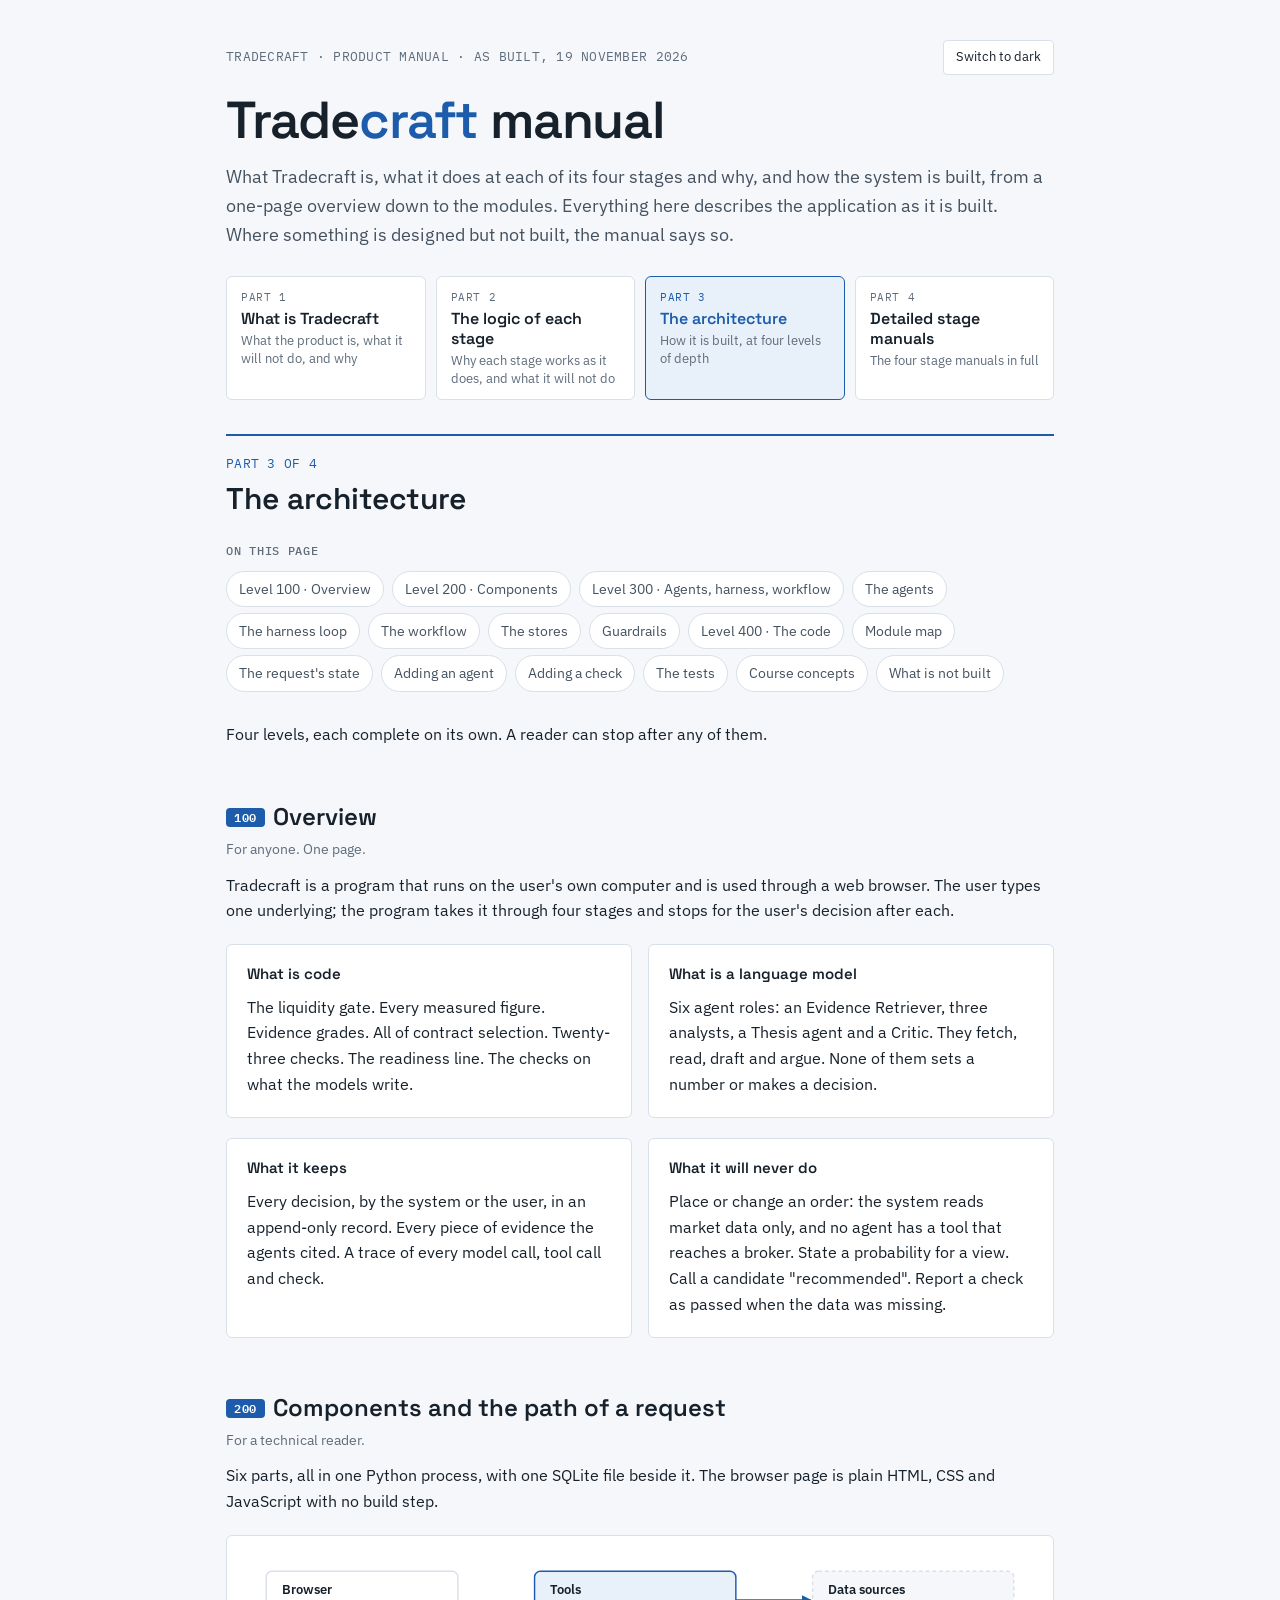
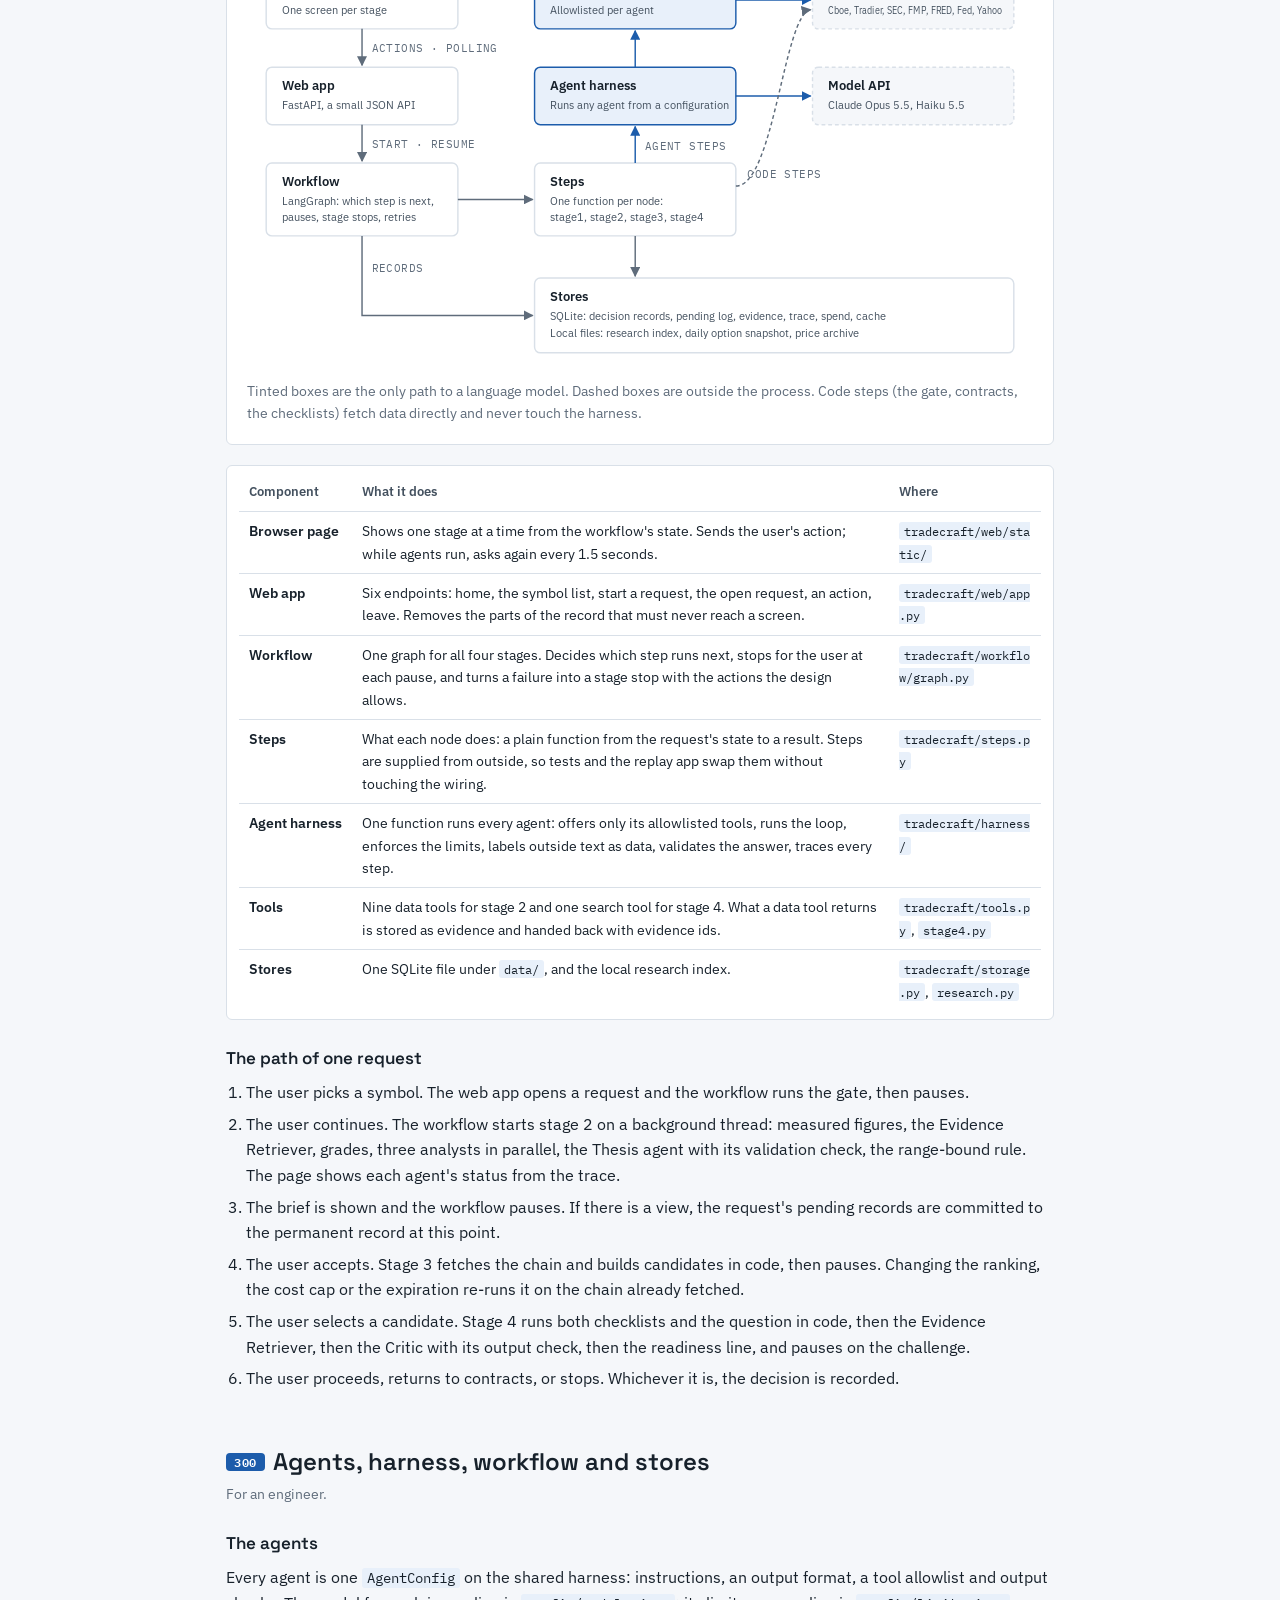
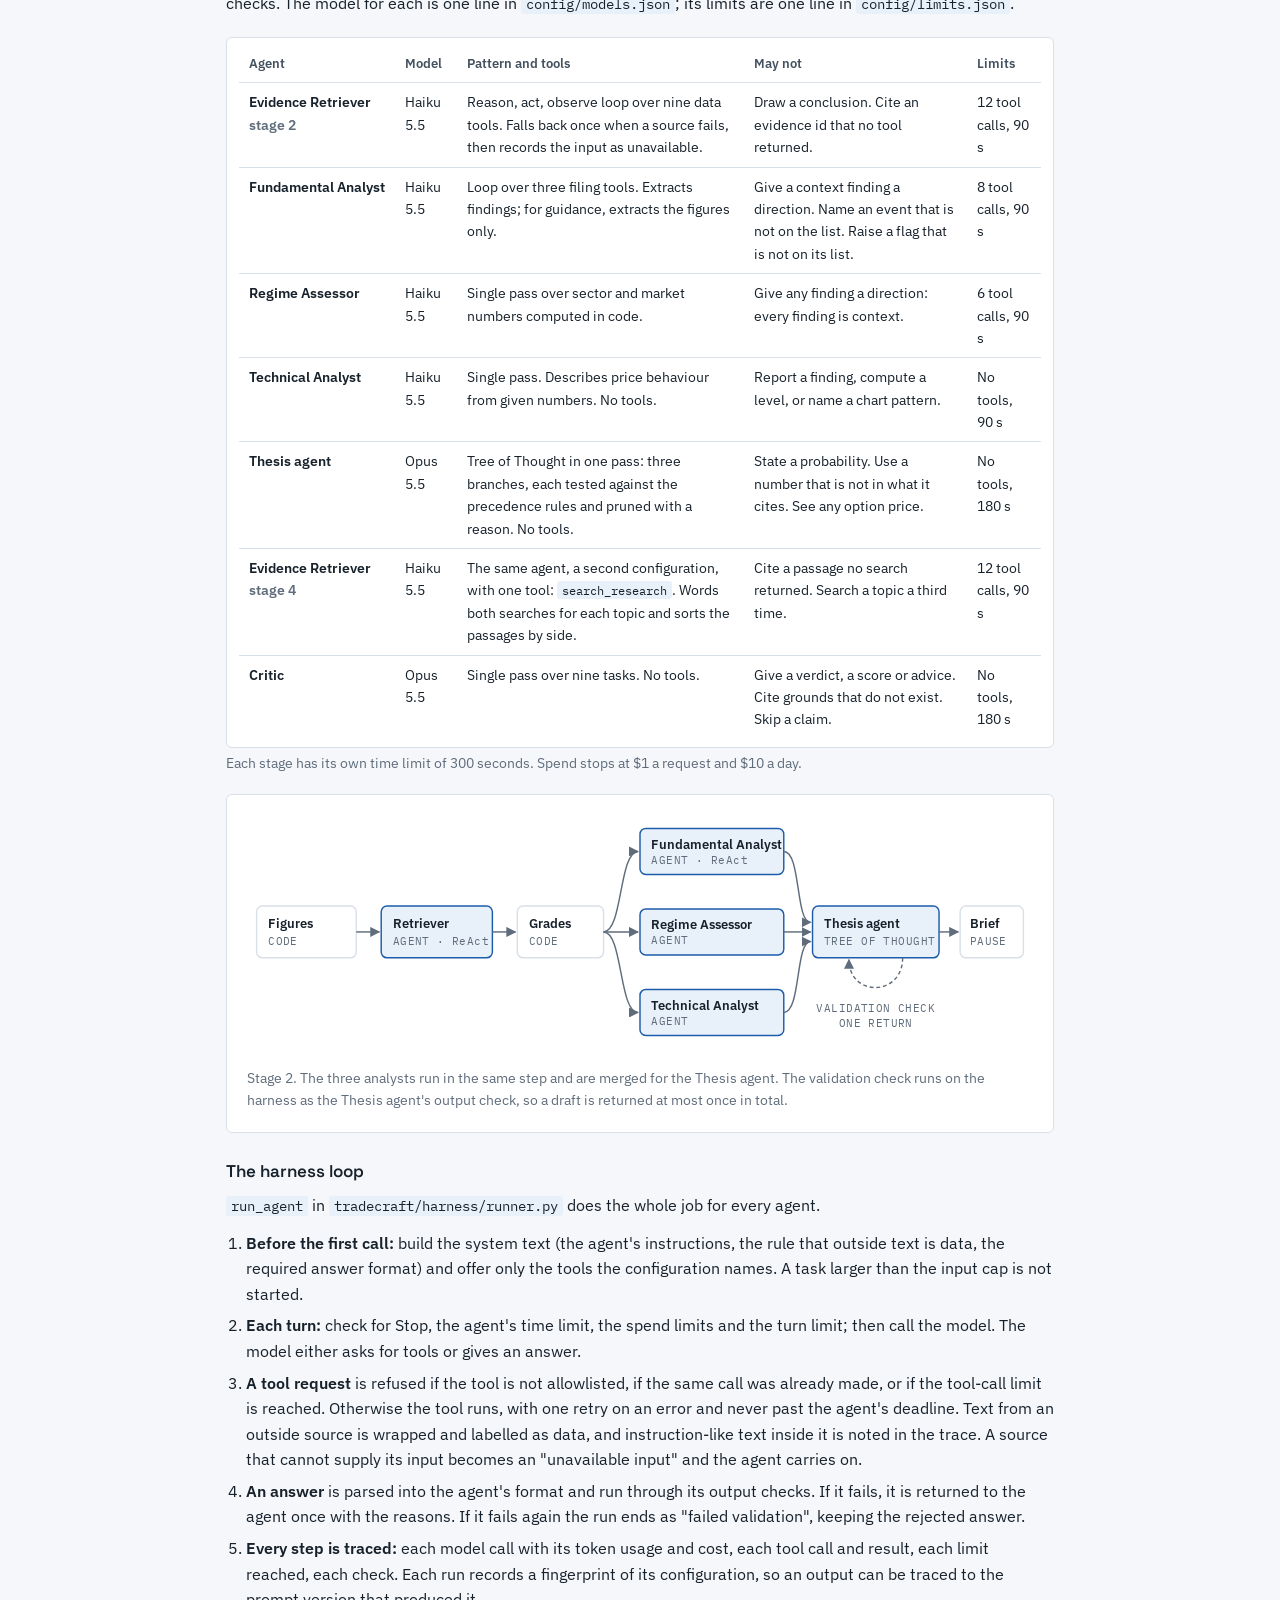
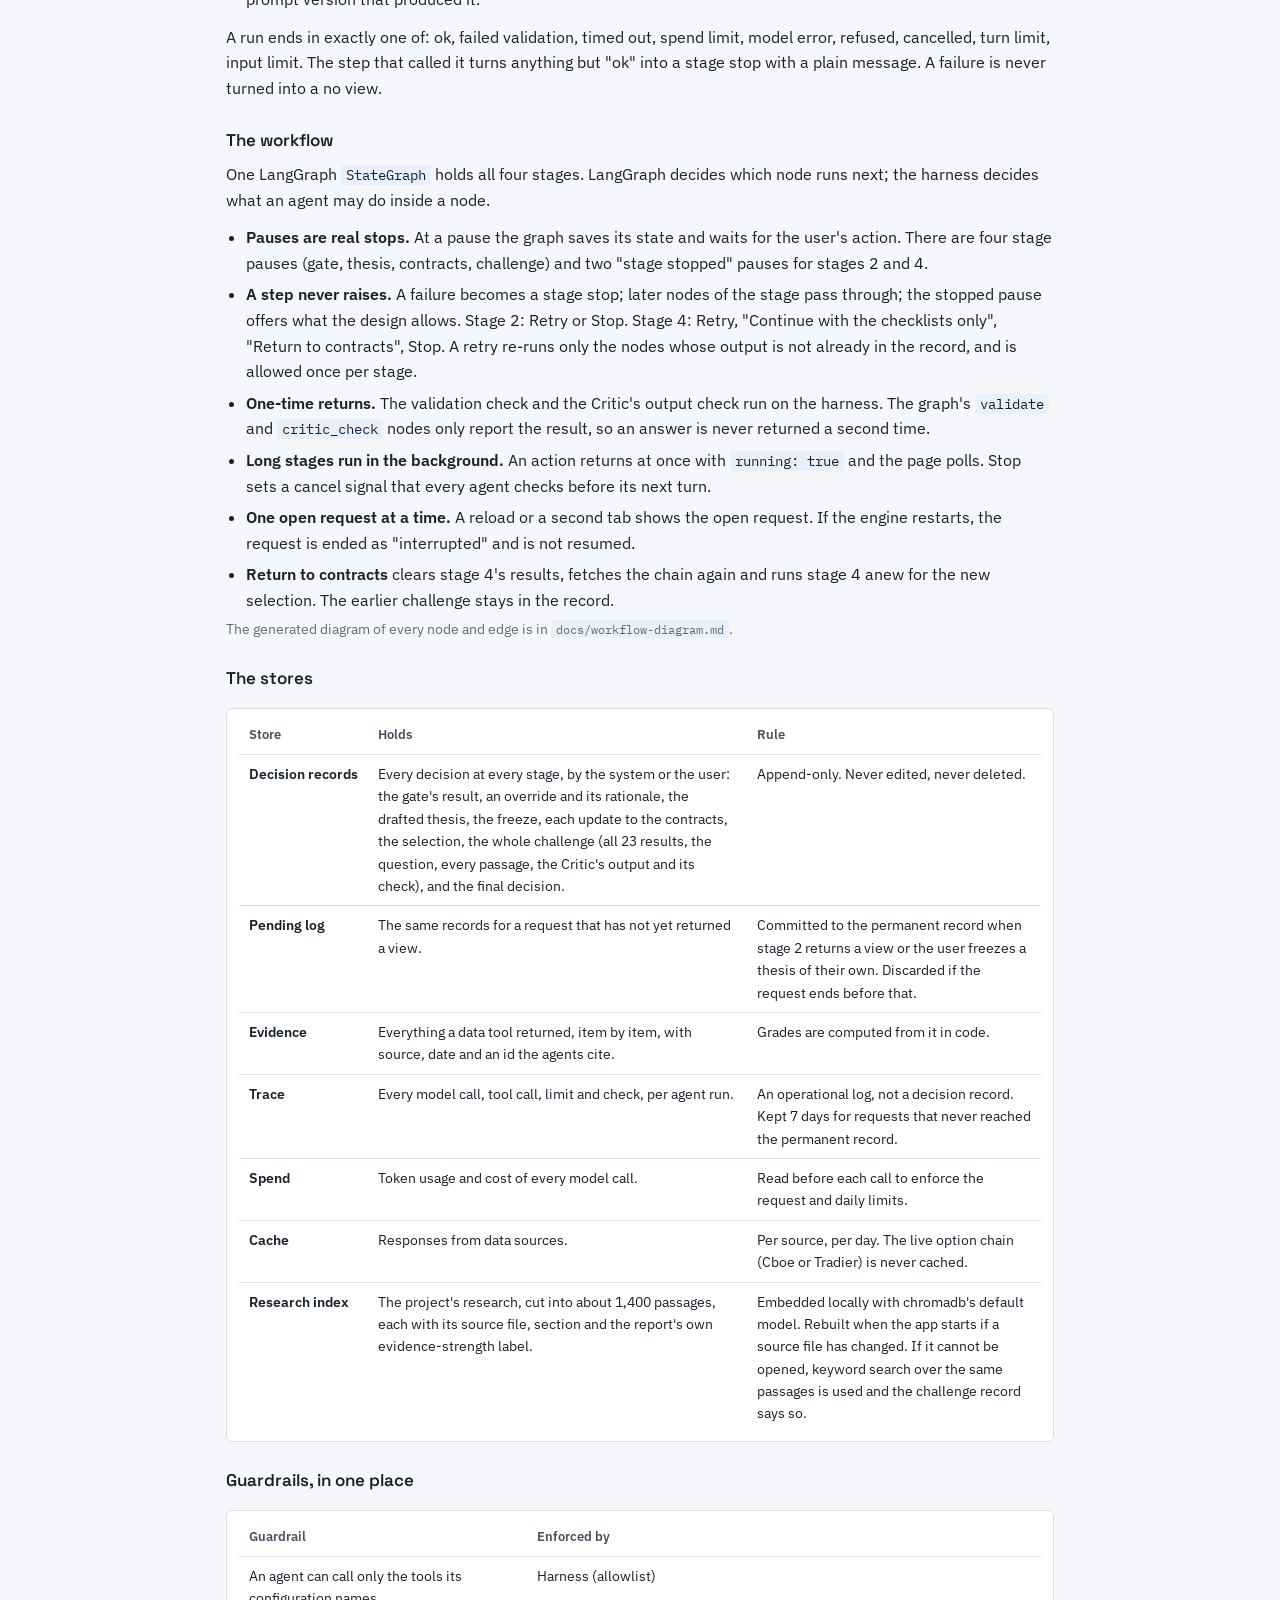
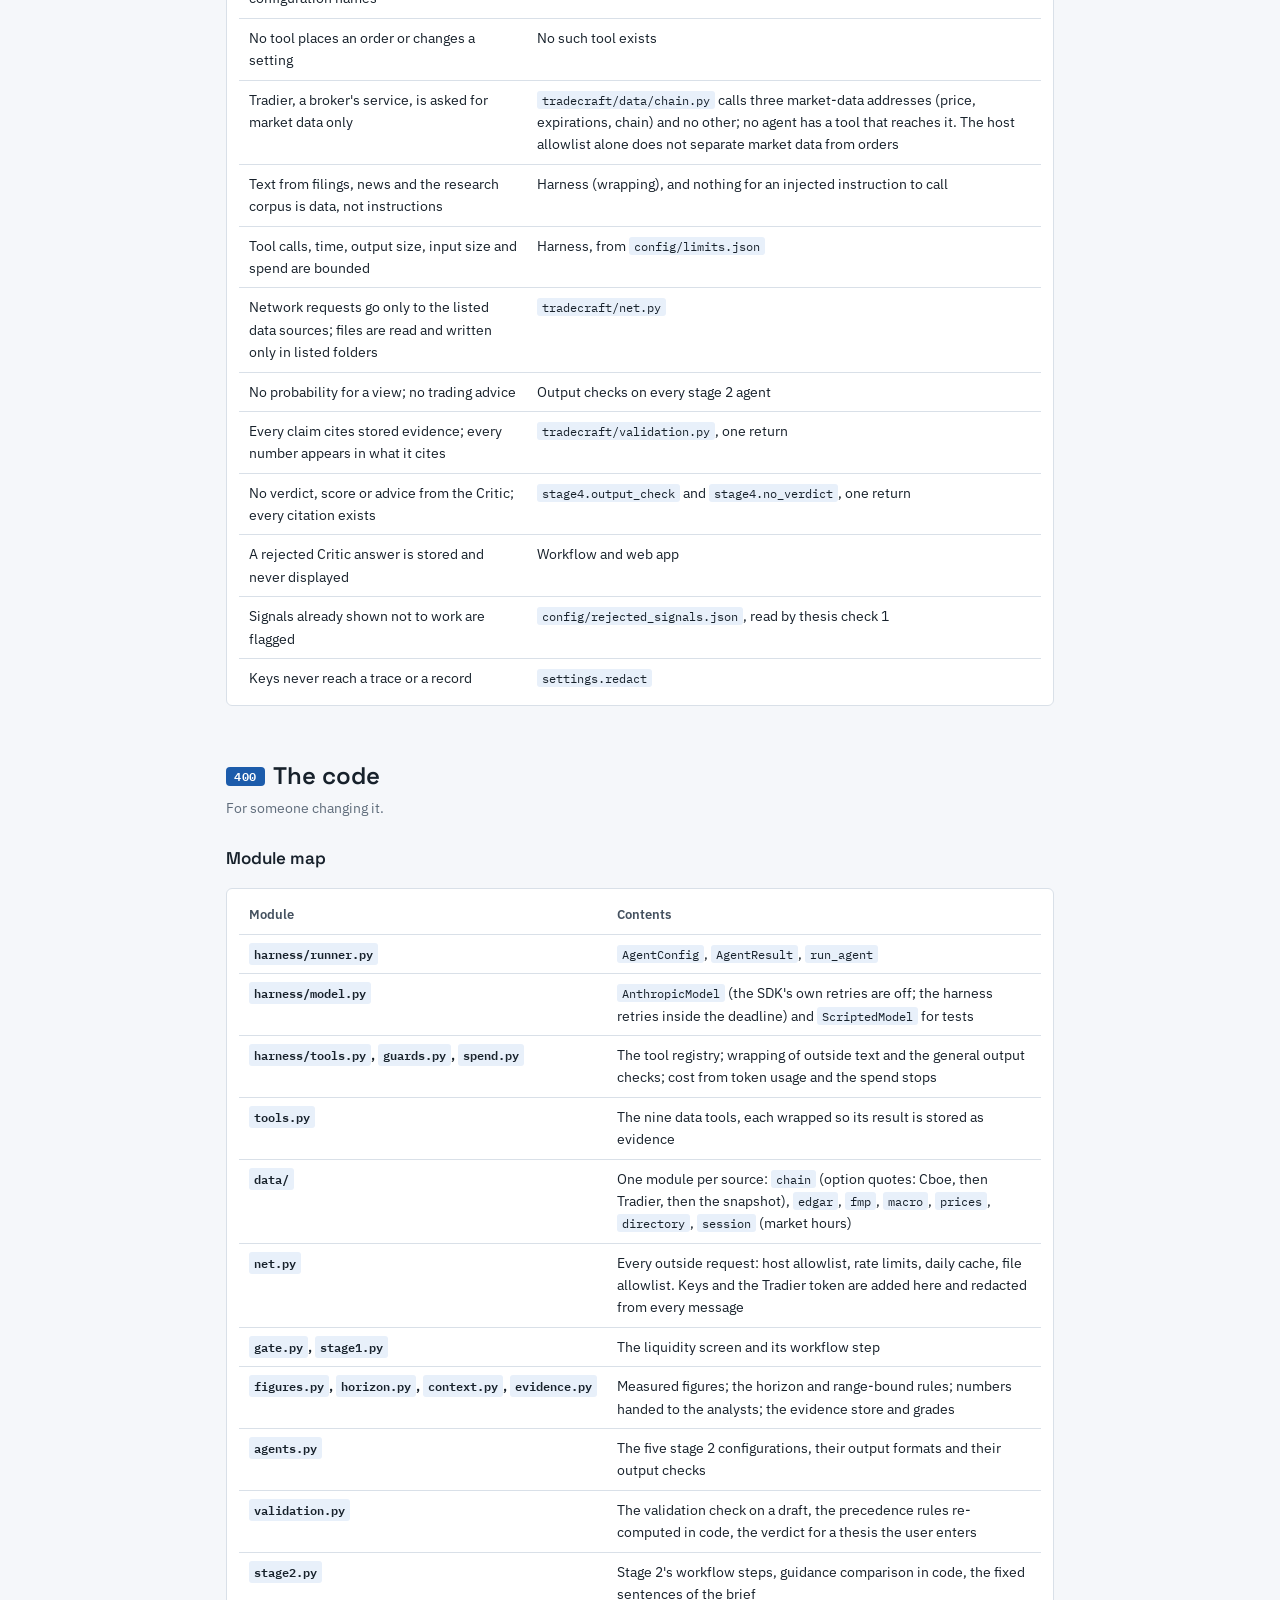
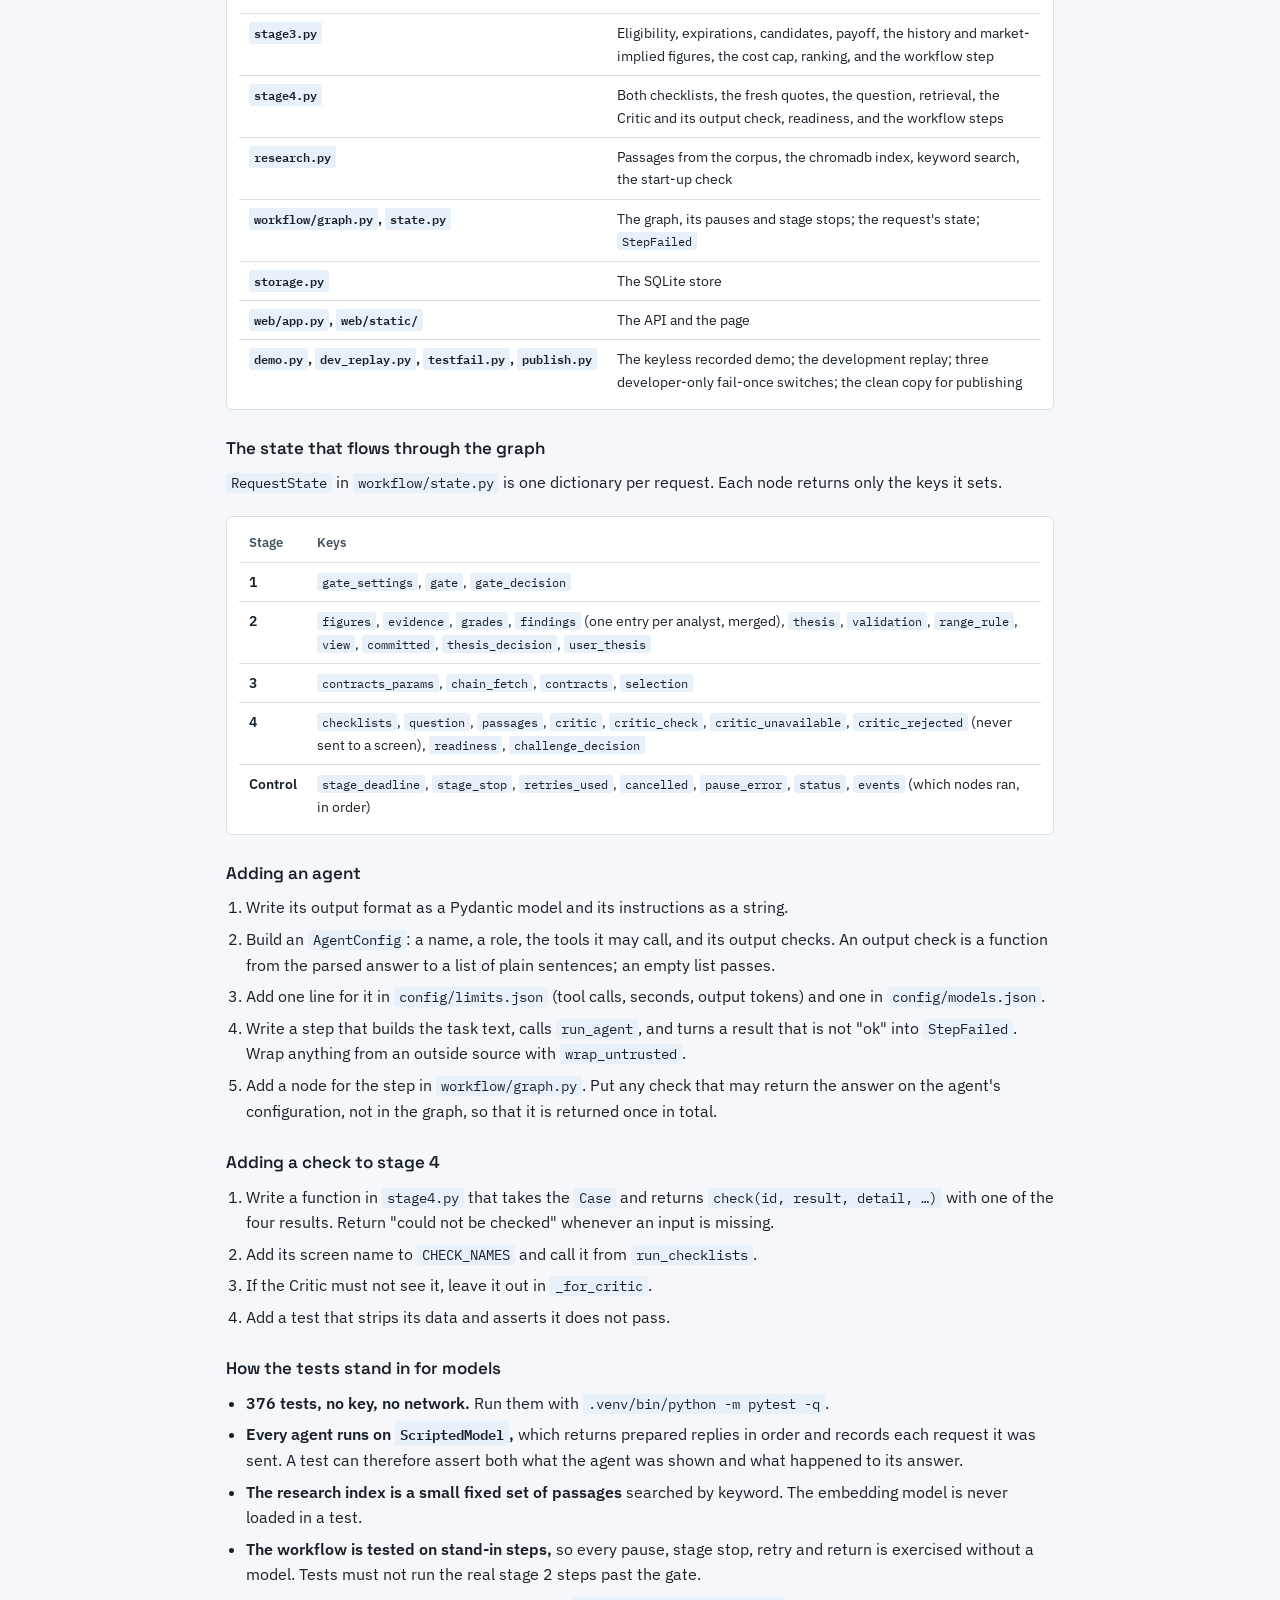
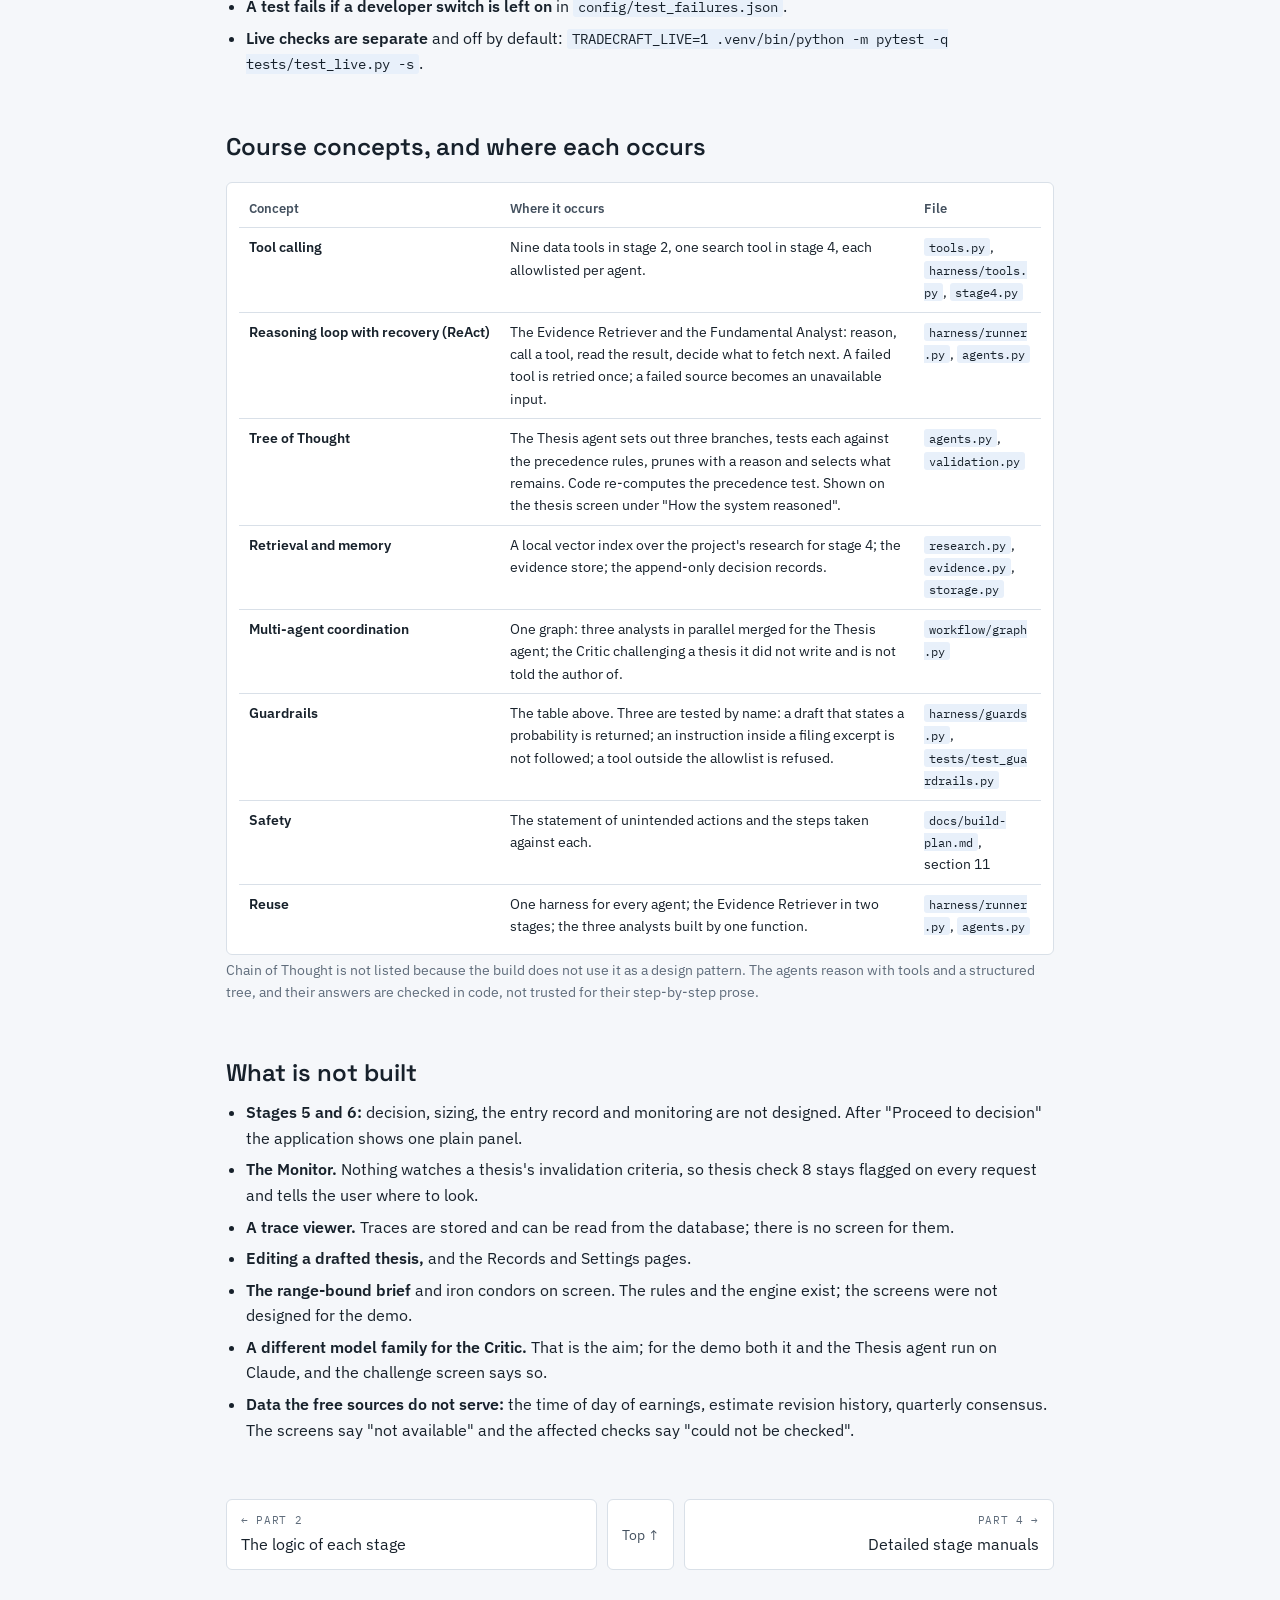
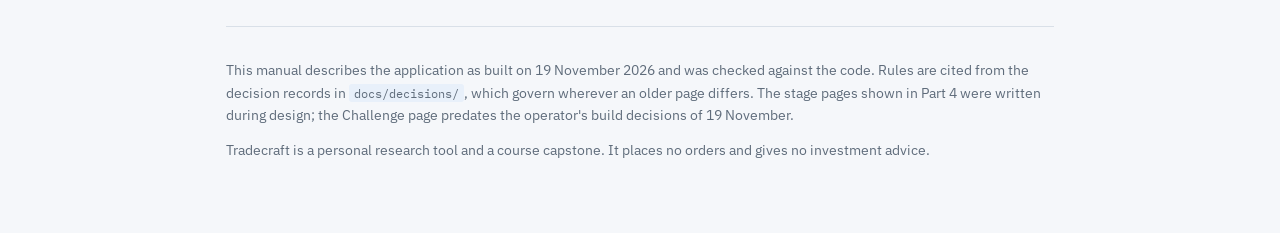
<file: docs/site/manual-architecture.html>
<!doctype html>
<html lang="en">
<head>
<meta charset="utf-8">
<meta name="viewport" content="width=device-width, initial-scale=1">
<title>Tradecraft Manual · Architecture</title>
<link rel="stylesheet" href="https://fonts.googleapis.com/css2?family=IBM+Plex+Mono:wght@400;500&family=IBM+Plex+Sans:wght@400;500;600&family=Space+Grotesk:wght@500;600&display=swap">
<style>
/* Ledger (light) / Night Desk (dark), per docs/site/THEME.md. One reading column; figures in plain panels. */
:root {
  --bg: #f5f7fa; --surface: #ffffff; --ink: #17212b; --ink-2: #44515f; --ink-3: #5f6c7b;
  --line: #d9e0e8; --accent: #1c5cab; --band: #e8f0fa;
  --series-1: #2a78d6; --series-2: #eb6834; --good: #0a7d0a; --crit: #c23232;
  --display: "Space Grotesk", "IBM Plex Sans", system-ui, sans-serif;
  --text: "IBM Plex Sans", system-ui, -apple-system, "Segoe UI", sans-serif;
  --mono: "IBM Plex Mono", ui-monospace, "SF Mono", Menlo, monospace;
}
@media (prefers-color-scheme: dark) {
  :root:not([data-theme="light"]) {
    --bg: #12161b; --surface: #1b2027; --ink: #eef1f4; --ink-2: #c1c9d2; --ink-3: #9aa5b1;
    --line: #2f3742; --accent: #86b6ef; --band: #1f2c3d;
    --series-1: #3987e5; --series-2: #d95926; --good: #3fbf3f; --crit: #e66767;
    color-scheme: dark;
  }
}
:root[data-theme="dark"] {
  --bg: #12161b; --surface: #1b2027; --ink: #eef1f4; --ink-2: #c1c9d2; --ink-3: #9aa5b1;
  --line: #2f3742; --accent: #86b6ef; --band: #1f2c3d;
  --series-1: #3987e5; --series-2: #d95926; --good: #3fbf3f; --crit: #e66767;
  color-scheme: dark;
}
* { box-sizing: border-box; }
html { scroll-behavior: smooth; }
body { margin: 0; background: var(--bg); color: var(--ink); font-family: var(--text); font-size: 16px; line-height: 1.6; }
.wrap { max-width: 860px; margin: 0 auto; padding-block: 40px 72px;
  padding-left: max(16px, env(safe-area-inset-left, 0px)); padding-right: max(16px, env(safe-area-inset-right, 0px)); }
h1, h2, h3, h4 { font-family: var(--display); text-wrap: balance; line-height: 1.2; margin: 0; }
h1 { font-size: clamp(2.25rem, 6vw, 3.25rem); font-weight: 600; letter-spacing: -0.02em; }
h1 span { color: var(--accent); }
h2 { font-size: 1.5rem; font-weight: 600; margin-top: 56px; scroll-margin-top: 16px; }
h3 { font-size: 1.0625rem; font-weight: 600; margin-top: 28px; }
h4 { font-size: 0.9375rem; font-weight: 600; }
p { margin: 12px 0 0; }
a { color: var(--accent); }
.lede { font-size: 1.125rem; color: var(--ink-2); }
.meta { font-family: var(--mono); font-size: 0.8125rem; color: var(--ink-3); letter-spacing: 0.02em; }
.mono, code { font-family: var(--mono); font-variant-numeric: tabular-nums; }
code { font-size: 0.875em; background: var(--band); border-radius: 3px; padding: 1px 5px; overflow-wrap: anywhere; }
.top { display: flex; flex-wrap: wrap; align-items: center; justify-content: space-between; gap: 8px 16px; margin-bottom: 14px; }
.mode { font: inherit; font-size: 0.8125rem; padding: 6px 12px; border: 1px solid var(--line); border-radius: 4px; background: var(--surface); color: var(--ink); cursor: pointer; }
.mode:hover { border-color: var(--accent); }
.mode:focus-visible, a:focus-visible { outline: 2px solid var(--accent); outline-offset: 2px; }
ul, ol.plain { margin: 12px 0 0; padding-left: 20px; }
li + li { margin-top: 6px; }
strong { font-weight: 600; }
.panel { background: var(--surface); border: 1px solid var(--line); border-radius: 6px; padding: 20px; margin-top: 20px; min-width: 0; }
.panel > :first-child { margin-top: 0; }
.sub { color: var(--ink-3); font-size: 0.875rem; max-width: none; margin-top: 4px; }
figure { margin: 0; }
figcaption { color: var(--ink-3); font-size: 0.875rem; margin-top: 12px; }
.scroll { overflow-x: auto; }
.scroll svg { display: block; height: auto; min-width: 620px; width: 100%; }
table { border-collapse: collapse; width: 100%; font-size: 0.875rem; }
th, td { text-align: left; padding: 8px 10px; border-bottom: 1px solid var(--line); vertical-align: top; }
th { font-weight: 600; color: var(--ink-2); font-size: 0.8125rem; }
tr:last-child td { border-bottom: 0; }
td.k { font-weight: 600; white-space: nowrap; }
.two { display: grid; grid-template-columns: repeat(auto-fit, minmax(240px, 1fr)); gap: 16px; margin-top: 20px; }
.two .panel { margin-top: 0; }
.part { margin-top: 72px; border-top: 2px solid var(--accent); padding-top: 18px; }
.part .meta { color: var(--accent); }
.part h2 { margin-top: 6px; font-size: 1.875rem; }
.lvl { display: inline-block; font-family: var(--mono); font-size: 0.75rem; letter-spacing: 0.06em; color: var(--surface); background: var(--accent); border-radius: 4px; padding: 2px 8px; margin-right: 8px; vertical-align: 3px; }
.who { color: var(--ink-3); font-size: 0.875rem; margin-top: 6px; }
.tag { display: inline-block; font-family: var(--mono); font-size: 0.6875rem; letter-spacing: 0.04em; border: 1px solid var(--line); border-radius: 4px; padding: 1px 7px; color: var(--ink-2); white-space: nowrap; }
.tag.agent { border-color: var(--accent); background: var(--band); color: var(--ink); }
.more { margin-top: 14px; font-size: 0.9375rem; }
.more a { font-weight: 600; }
.toc { margin-top: 24px; display: grid; gap: 14px; }
.toc b { font-family: var(--mono); font-size: 0.75rem; letter-spacing: 0.06em; color: var(--ink-3); font-weight: 500; }
.toc ol { list-style: none; padding: 0; margin: 6px 0 0; max-width: none; display: flex; flex-wrap: wrap; gap: 6px 8px; }
.toc li { margin: 0; }
.toc a { display: inline-block; padding: 6px 12px; border: 1px solid var(--line); border-radius: 999px; background: var(--surface); color: var(--ink-2); font-size: 0.875rem; text-decoration: none; }
.toc a:hover, .toc a:focus-visible { border-color: var(--accent); color: var(--accent); }
.io { display: grid; grid-template-columns: repeat(auto-fit, minmax(200px, 1fr)); gap: 12px; margin-top: 16px; }
.io div { border: 1px solid var(--line); border-radius: 6px; padding: 12px 14px; background: var(--surface); font-size: 0.9375rem; }
.io b { display: block; font-family: var(--mono); font-size: 0.6875rem; letter-spacing: 0.06em; color: var(--ink-3); font-weight: 500; margin-bottom: 4px; }
.note { border-top: 1px solid var(--line); margin-top: 56px; padding-top: 20px; color: var(--ink-3); font-size: 0.875rem; }

/* diagrams: every colour is a theme token, so they follow the light and dark themes */
svg text { font-family: var(--text); font-size: 13px; fill: var(--ink); }
svg .t2 { fill: var(--ink-2); font-size: 11.5px; }
svg .t3 { fill: var(--ink-3); font-size: 11px; font-family: var(--mono); letter-spacing: 0.04em; }
svg .hd { font-weight: 600; font-size: 13.5px; }
svg .bx { fill: var(--surface); stroke: var(--line); stroke-width: 1.5; }
svg .ag { fill: var(--band); stroke: var(--accent); stroke-width: 1.5; }
svg .st { fill: var(--bg); stroke: var(--line); stroke-width: 1.5; stroke-dasharray: 4 3; }
svg .ln { stroke: var(--ink-3); stroke-width: 1.5; fill: none; }
svg .la { stroke: var(--accent); stroke-width: 1.5; fill: none; }
svg .ld { stroke: var(--ink-3); stroke-width: 1.5; fill: none; stroke-dasharray: 4 3; }
svg .ah { fill: var(--ink-3); }
svg .aha { fill: var(--accent); }

/* The manual is four pages with one header. The tabs move between pages; the pills move within a page. */
.tabs { display: grid; grid-template-columns: repeat(4, minmax(0, 1fr)); gap: 10px; margin-top: 26px; }
@media (max-width: 820px) { .tabs { grid-template-columns: repeat(2, minmax(0, 1fr)); } }
.tabs a { display: grid; gap: 3px; align-content: start; padding: 12px 14px; border: 1px solid var(--line); border-radius: 6px; background: var(--surface); color: var(--ink); text-decoration: none; min-width: 0; }
.tabs a b { font-family: var(--display); font-weight: 600; font-size: 1rem; line-height: 1.25; }
.tabs a i { font-style: normal; font-family: var(--mono); font-size: 0.6875rem; letter-spacing: 0.06em; color: var(--ink-3); }
.tabs a small { font-size: 0.8125rem; color: var(--ink-3); line-height: 1.35; }
.tabs a:hover, .tabs a:focus-visible { border-color: var(--accent); }
.tabs a[aria-current="page"] { border-color: var(--accent); background: var(--band); }
.tabs a[aria-current="page"] b, .tabs a[aria-current="page"] i { color: var(--accent); }
@media (max-width: 640px) { .tabs { grid-template-columns: 1fr; } }
.part { margin-top: 34px; }
.toc { margin-top: 20px; display: block; }
.toc ol { margin-top: 8px; }
.toc + p, .toc + h2 { margin-top: 30px; }
.emb iframe { display: block; width: 100%; height: 86vh; border: 1px solid var(--line); border-radius: 6px; background: var(--bg); margin-top: 16px; }
.pages { display: flex; flex-wrap: wrap; gap: 10px; margin-top: 56px; }
.pages a { flex: 1 1 220px; display: grid; gap: 2px; padding: 12px 14px; border: 1px solid var(--line); border-radius: 6px; background: var(--surface); text-decoration: none; color: var(--ink); min-width: 0; }
.pages a:hover, .pages a:focus-visible { border-color: var(--accent); }
.pages a small { font-family: var(--mono); font-size: 0.6875rem; letter-spacing: 0.06em; color: var(--ink-3); }
.pages a.next { text-align: right; }
.pages a.up { flex: 0 0 auto; align-content: center; color: var(--ink-2); font-size: 0.875rem; }
h2 { scroll-margin-top: 16px; }

@media print {
  .mode, .tabs, .toc, .pages { display: none !important; }
  body { background: #fff; font-size: 11pt; }
  .wrap { max-width: none; padding: 0; }
  h2 { break-after: avoid; } .panel, figure, table { break-inside: avoid; }
  .emb iframe { display: none; } a { color: inherit; text-decoration: none; }
}
</style>
</head>
<body>
<div class="wrap" id="top">
  <div class="top"><div class="meta">TRADECRAFT · PRODUCT MANUAL · AS BUILT, 19 NOVEMBER 2026</div><button type="button" class="mode" id="mode">Switch to dark</button></div>
  <h1>Trade<span>craft</span> manual</h1>
  <p class="lede">What Tradecraft is, what it does at each of its four stages and why, and how the system is built, from a one-page overview down to the modules. Everything here describes the application as it is built. Where something is designed but not built, the manual says so.</p>
  <nav class="tabs" aria-label="The four parts of the manual">
    <a href="manual.html"><i>PART 1</i><b>What is Tradecraft</b><small>What the product is, what it will not do, and why</small></a>
    <a href="manual-logic.html"><i>PART 2</i><b>The logic of each stage</b><small>Why each stage works as it does, and what it will not do</small></a>
    <a href="manual-architecture.html" aria-current="page"><i>PART 3</i><b>The architecture</b><small>How it is built, at four levels of depth</small></a>
    <a href="manual-stages.html"><i>PART 4</i><b>Detailed stage manuals</b><small>The four stage manuals in full</small></a>
  </nav>

  <div class="part"><div class="meta">PART 3 OF 4</div><h2>The architecture</h2></div>
  <nav class="toc" aria-label="On this page"><b>ON THIS PAGE</b>
    <ol>
      <li><a href="#l100">Level 100 · Overview</a></li>
      <li><a href="#l200">Level 200 · Components</a></li>
      <li><a href="#l300">Level 300 · Agents, harness, workflow</a></li>
      <li><a href="#agents">The agents</a></li>
      <li><a href="#harness">The harness loop</a></li>
      <li><a href="#workflow">The workflow</a></li>
      <li><a href="#stores">The stores</a></li>
      <li><a href="#guardrails">Guardrails</a></li>
      <li><a href="#l400">Level 400 · The code</a></li>
      <li><a href="#modules">Module map</a></li>
      <li><a href="#state">The request's state</a></li>
      <li><a href="#add-agent">Adding an agent</a></li>
      <li><a href="#add-check">Adding a check</a></li>
      <li><a href="#tests">The tests</a></li>
      <li><a href="#course">Course concepts</a></li>
      <li><a href="#notbuilt">What is not built</a></li>
    </ol>
  </nav>

  <p>Four levels, each complete on its own. A reader can stop after any of them.</p>

  <h2 id="l100"><span class="lvl">100</span>Overview</h2>
  <p class="who">For anyone. One page.</p>
  <p>Tradecraft is a program that runs on the user's own computer and is used through a web browser. The user types one underlying; the program takes it through four stages and stops for the user's decision after each.</p>
  <div class="two">
    <div class="panel"><h4>What is code</h4><p>The liquidity gate. Every measured figure. Evidence grades. All of contract selection. Twenty-three checks. The readiness line. The checks on what the models write.</p></div>
    <div class="panel"><h4>What is a language model</h4><p>Six agent roles: an Evidence Retriever, three analysts, a Thesis agent and a Critic. They fetch, read, draft and argue. None of them sets a number or makes a decision.</p></div>
  </div>
  <div class="two">
    <div class="panel"><h4>What it keeps</h4><p>Every decision, by the system or the user, in an append-only record. Every piece of evidence the agents cited. A trace of every model call, tool call and check.</p></div>
    <div class="panel"><h4>What it will never do</h4><p>Place or change an order: the system reads market data only, and no agent has a tool that reaches a broker. State a probability for a view. Call a candidate "recommended". Report a check as passed when the data was missing.</p></div>
  </div>

  <h2 id="l200"><span class="lvl">200</span>Components and the path of a request</h2>
  <p class="who">For a technical reader.</p>
  <p>Six parts, all in one Python process, with one SQLite file beside it. The browser page is plain HTML, CSS and JavaScript with no build step.</p>

  <figure class="panel">
    <div class="scroll">
      <svg viewBox="0 0 820 430" role="img" aria-label="Component diagram: browser, web app, workflow, steps, harness and tools, stores, and outside data sources and the model API.">
        <defs>
          <marker id="a2" viewBox="0 0 10 10" refX="9" refY="5" markerWidth="7" markerHeight="7" orient="auto"><path d="M0 0L10 5L0 10z" class="ah"/></marker>
          <marker id="a3" viewBox="0 0 10 10" refX="9" refY="5" markerWidth="7" markerHeight="7" orient="auto"><path d="M0 0L10 5L0 10z" class="aha"/></marker>
        </defs>
        <rect class="bx" x="20" y="16" width="200" height="60" rx="6"/><text x="36" y="40" class="hd">Browser</text><text x="36" y="60" class="t2">One screen per stage</text>
        <rect class="bx" x="20" y="116" width="200" height="60" rx="6"/><text x="36" y="140" class="hd">Web app</text><text x="36" y="160" class="t2">FastAPI, a small JSON API</text>
        <rect class="bx" x="20" y="216" width="200" height="76" rx="6"/><text x="36" y="240" class="hd">Workflow</text><text x="36" y="260" class="t2">LangGraph: which step is next,</text><text x="36" y="276" class="t2">pauses, stage stops, retries</text>
        <path class="ln" d="M120 76V114" marker-end="url(#a2)"/><path class="ln" d="M120 176V214" marker-end="url(#a2)"/>
        <text x="130" y="100" class="t3">ACTIONS · POLLING</text><text x="130" y="200" class="t3">START · RESUME</text>

        <rect class="bx" x="300" y="216" width="210" height="76" rx="6"/><text x="316" y="240" class="hd">Steps</text><text x="316" y="260" class="t2">One function per node:</text><text x="316" y="276" class="t2">stage1, stage2, stage3, stage4</text>
        <path class="ln" d="M220 254H298" marker-end="url(#a2)"/>

        <rect class="ag" x="300" y="116" width="210" height="60" rx="6"/><text x="316" y="140" class="hd">Agent harness</text><text x="316" y="160" class="t2">Runs any agent from a configuration</text>
        <path class="la" d="M405 216V178" marker-end="url(#a3)"/><text x="415" y="202" class="t3">AGENT STEPS</text>
        <rect class="ag" x="300" y="16" width="210" height="60" rx="6"/><text x="316" y="40" class="hd">Tools</text><text x="316" y="60" class="t2">Allowlisted per agent</text>
        <path class="la" d="M405 116V78" marker-end="url(#a3)"/>

        <rect class="st" x="590" y="16" width="210" height="60" rx="6"/><text x="606" y="40" class="hd">Data sources</text><text x="606" y="60" class="t2" textLength="182" lengthAdjust="spacingAndGlyphs">Cboe, Tradier, SEC, FMP, FRED, Fed, Yahoo</text>
        <rect class="st" x="590" y="116" width="210" height="60" rx="6"/><text x="606" y="140" class="hd">Model API</text><text x="606" y="160" class="t2">Claude Opus 5.5, Haiku 5.5</text>
        <path class="la" d="M510 46H588" marker-end="url(#a3)"/><path class="la" d="M510 146H588" marker-end="url(#a3)"/>
        <path class="ld" d="M510 240C550 240 560 60 588 56" marker-end="url(#a2)"/><text x="522" y="232" class="t3">CODE STEPS</text>

        <rect class="bx" x="300" y="336" width="500" height="78" rx="6"/><text x="316" y="360" class="hd">Stores</text><text x="316" y="380" class="t2">SQLite: decision records, pending log, evidence, trace, spend, cache</text><text x="316" y="398" class="t2">Local files: research index, daily option snapshot, price archive</text>
        <path class="ln" d="M405 292V334" marker-end="url(#a2)"/>
        <path class="ln" d="M120 292V375H298" marker-end="url(#a2)"/><text x="130" y="330" class="t3">RECORDS</text>
      </svg>
    </div>
    <figcaption>Tinted boxes are the only path to a language model. Dashed boxes are outside the process. Code steps (the gate, contracts, the checklists) fetch data directly and never touch the harness.</figcaption>
  </figure>

  <div class="scroll panel" style="padding:8px 12px">
    <table>
      <thead><tr><th>Component</th><th>What it does</th><th>Where</th></tr></thead>
      <tbody>
        <tr><td class="k">Browser page</td><td>Shows one stage at a time from the workflow's state. Sends the user's action; while agents run, asks again every 1.5 seconds.</td><td><code>tradecraft/web/static/</code></td></tr>
        <tr><td class="k">Web app</td><td>Six endpoints: home, the symbol list, start a request, the open request, an action, leave. Removes the parts of the record that must never reach a screen.</td><td><code>tradecraft/web/app.py</code></td></tr>
        <tr><td class="k">Workflow</td><td>One graph for all four stages. Decides which step runs next, stops for the user at each pause, and turns a failure into a stage stop with the actions the design allows.</td><td><code>tradecraft/workflow/graph.py</code></td></tr>
        <tr><td class="k">Steps</td><td>What each node does: a plain function from the request's state to a result. Steps are supplied from outside, so tests and the replay app swap them without touching the wiring.</td><td><code>tradecraft/steps.py</code></td></tr>
        <tr><td class="k">Agent harness</td><td>One function runs every agent: offers only its allowlisted tools, runs the loop, enforces the limits, labels outside text as data, validates the answer, traces every step.</td><td><code>tradecraft/harness/</code></td></tr>
        <tr><td class="k">Tools</td><td>Nine data tools for stage 2 and one search tool for stage 4. What a data tool returns is stored as evidence and handed back with evidence ids.</td><td><code>tradecraft/tools.py</code>, <code>stage4.py</code></td></tr>
        <tr><td class="k">Stores</td><td>One SQLite file under <code>data/</code>, and the local research index.</td><td><code>tradecraft/storage.py</code>, <code>research.py</code></td></tr>
      </tbody>
    </table>
  </div>

  <h3>The path of one request</h3>
  <ol class="plain">
    <li>The user picks a symbol. The web app opens a request and the workflow runs the gate, then pauses.</li>
    <li>The user continues. The workflow starts stage 2 on a background thread: measured figures, the Evidence Retriever, grades, three analysts in parallel, the Thesis agent with its validation check, the range-bound rule. The page shows each agent's status from the trace.</li>
    <li>The brief is shown and the workflow pauses. If there is a view, the request's pending records are committed to the permanent record at this point.</li>
    <li>The user accepts. Stage 3 fetches the chain and builds candidates in code, then pauses. Changing the ranking, the cost cap or the expiration re-runs it on the chain already fetched.</li>
    <li>The user selects a candidate. Stage 4 runs both checklists and the question in code, then the Evidence Retriever, then the Critic with its output check, then the readiness line, and pauses on the challenge.</li>
    <li>The user proceeds, returns to contracts, or stops. Whichever it is, the decision is recorded.</li>
  </ol>

  <h2 id="l300"><span class="lvl">300</span>Agents, harness, workflow and stores</h2>
  <p class="who">For an engineer.</p>

  <h3 id="agents">The agents</h3>
  <p>Every agent is one <code>AgentConfig</code> on the shared harness: instructions, an output format, a tool allowlist and output checks. The model for each is one line in <code>config/models.json</code>; its limits are one line in <code>config/limits.json</code>.</p>
  <div class="scroll panel" style="padding:8px 12px">
    <table>
      <thead><tr><th>Agent</th><th>Model</th><th>Pattern and tools</th><th>May not</th><th>Limits</th></tr></thead>
      <tbody>
        <tr><td class="k">Evidence Retriever<br><span class="sub">stage 2</span></td><td>Haiku 5.5</td><td>Reason, act, observe loop over nine data tools. Falls back once when a source fails, then records the input as unavailable.</td><td>Draw a conclusion. Cite an evidence id that no tool returned.</td><td>12 tool calls, 90 s</td></tr>
        <tr><td class="k">Fundamental Analyst</td><td>Haiku 5.5</td><td>Loop over three filing tools. Extracts findings; for guidance, extracts the figures only.</td><td>Give a context finding a direction. Name an event that is not on the list. Raise a flag that is not on its list.</td><td>8 tool calls, 90 s</td></tr>
        <tr><td class="k">Regime Assessor</td><td>Haiku 5.5</td><td>Single pass over sector and market numbers computed in code.</td><td>Give any finding a direction: every finding is context.</td><td>6 tool calls, 90 s</td></tr>
        <tr><td class="k">Technical Analyst</td><td>Haiku 5.5</td><td>Single pass. Describes price behaviour from given numbers. No tools.</td><td>Report a finding, compute a level, or name a chart pattern.</td><td>No tools, 90 s</td></tr>
        <tr><td class="k">Thesis agent</td><td>Opus 5.5</td><td>Tree of Thought in one pass: three branches, each tested against the precedence rules and pruned with a reason. No tools.</td><td>State a probability. Use a number that is not in what it cites. See any option price.</td><td>No tools, 180 s</td></tr>
        <tr><td class="k">Evidence Retriever<br><span class="sub">stage 4</span></td><td>Haiku 5.5</td><td>The same agent, a second configuration, with one tool: <code>search_research</code>. Words both searches for each topic and sorts the passages by side.</td><td>Cite a passage no search returned. Search a topic a third time.</td><td>12 tool calls, 90 s</td></tr>
        <tr><td class="k">Critic</td><td>Opus 5.5</td><td>Single pass over nine tasks. No tools.</td><td>Give a verdict, a score or advice. Cite grounds that do not exist. Skip a claim.</td><td>No tools, 180 s</td></tr>
      </tbody>
    </table>
  </div>
  <p class="sub">Each stage has its own time limit of 300 seconds. Spend stops at $1 a request and $10 a day.</p>

  <figure class="panel">
    <div class="scroll">
      <svg viewBox="0 0 820 250" role="img" aria-label="Stage 2: figures and the retriever, grades in code, three analysts in parallel, the Thesis agent, the validation check with one return, then the brief.">
        <defs><marker id="a4" viewBox="0 0 10 10" refX="9" refY="5" markerWidth="7" markerHeight="7" orient="auto"><path d="M0 0L10 5L0 10z" class="ah"/></marker></defs>
        <rect class="bx" x="10" y="95" width="104" height="54" rx="6"/><text x="22" y="118" class="hd">Figures</text><text x="22" y="136" class="t3">CODE</text>
        <rect class="ag" x="140" y="95" width="116" height="54" rx="6"/><text x="152" y="118" class="hd">Retriever</text><text x="152" y="136" class="t3">AGENT · ReAct</text>
        <rect class="bx" x="282" y="95" width="90" height="54" rx="6"/><text x="294" y="118" class="hd">Grades</text><text x="294" y="136" class="t3">CODE</text>
        <rect class="ag" x="410" y="14" width="150" height="48" rx="6"/><text x="422" y="35" class="hd">Fundamental Analyst</text><text x="422" y="51" class="t3">AGENT · ReAct</text>
        <rect class="ag" x="410" y="98" width="150" height="48" rx="6"/><text x="422" y="119" class="hd">Regime Assessor</text><text x="422" y="135" class="t3">AGENT</text>
        <rect class="ag" x="410" y="182" width="150" height="48" rx="6"/><text x="422" y="203" class="hd">Technical Analyst</text><text x="422" y="219" class="t3">AGENT</text>
        <rect class="ag" x="590" y="95" width="132" height="54" rx="6"/><text x="602" y="118" class="hd">Thesis agent</text><text x="602" y="136" class="t3">TREE OF THOUGHT</text>
        <rect class="bx" x="744" y="95" width="66" height="54" rx="6"/><text x="754" y="118" class="hd">Brief</text><text x="754" y="136" class="t3">PAUSE</text>
        <path class="ln" d="M114 122H138" marker-end="url(#a4)"/><path class="ln" d="M256 122H280" marker-end="url(#a4)"/>
        <path class="ln" d="M372 122C392 122 388 38 408 38" marker-end="url(#a4)"/><path class="ln" d="M372 122H408" marker-end="url(#a4)"/><path class="ln" d="M372 122C392 122 388 206 408 206" marker-end="url(#a4)"/>
        <path class="ln" d="M560 38C578 38 572 112 588 112" marker-end="url(#a4)"/><path class="ln" d="M560 122H588" marker-end="url(#a4)"/><path class="ln" d="M560 206C578 206 572 132 588 132" marker-end="url(#a4)"/>
        <path class="ln" d="M722 122H742" marker-end="url(#a4)"/>
        <path class="ld" d="M684 149C684 190 628 190 628 151" marker-end="url(#a4)"/><text x="656" y="206" text-anchor="middle" class="t3">VALIDATION CHECK</text><text x="656" y="221" text-anchor="middle" class="t3">ONE RETURN</text>
      </svg>
    </div>
    <figcaption>Stage 2. The three analysts run in the same step and are merged for the Thesis agent. The validation check runs on the harness as the Thesis agent's output check, so a draft is returned at most once in total.</figcaption>
  </figure>

  <h3 id="harness">The harness loop</h3>
  <p><code>run_agent</code> in <code>tradecraft/harness/runner.py</code> does the whole job for every agent.</p>
  <ol class="plain">
    <li><strong>Before the first call:</strong> build the system text (the agent's instructions, the rule that outside text is data, the required answer format) and offer only the tools the configuration names. A task larger than the input cap is not started.</li>
    <li><strong>Each turn:</strong> check for Stop, the agent's time limit, the spend limits and the turn limit; then call the model. The model either asks for tools or gives an answer.</li>
    <li><strong>A tool request</strong> is refused if the tool is not allowlisted, if the same call was already made, or if the tool-call limit is reached. Otherwise the tool runs, with one retry on an error and never past the agent's deadline. Text from an outside source is wrapped and labelled as data, and instruction-like text inside it is noted in the trace. A source that cannot supply its input becomes an "unavailable input" and the agent carries on.</li>
    <li><strong>An answer</strong> is parsed into the agent's format and run through its output checks. If it fails, it is returned to the agent once with the reasons. If it fails again the run ends as "failed validation", keeping the rejected answer.</li>
    <li><strong>Every step is traced:</strong> each model call with its token usage and cost, each tool call and result, each limit reached, each check. Each run records a fingerprint of its configuration, so an output can be traced to the prompt version that produced it.</li>
  </ol>
  <p>A run ends in exactly one of: ok, failed validation, timed out, spend limit, model error, refused, cancelled, turn limit, input limit. The step that called it turns anything but "ok" into a stage stop with a plain message. A failure is never turned into a no view.</p>

  <h3 id="workflow">The workflow</h3>
  <p>One LangGraph <code>StateGraph</code> holds all four stages. LangGraph decides which node runs next; the harness decides what an agent may do inside a node.</p>
  <ul>
    <li><strong>Pauses are real stops.</strong> At a pause the graph saves its state and waits for the user's action. There are four stage pauses (gate, thesis, contracts, challenge) and two "stage stopped" pauses for stages 2 and 4.</li>
    <li><strong>A step never raises.</strong> A failure becomes a stage stop; later nodes of the stage pass through; the stopped pause offers what the design allows. Stage 2: Retry or Stop. Stage 4: Retry, "Continue with the checklists only", "Return to contracts", Stop. A retry re-runs only the nodes whose output is not already in the record, and is allowed once per stage.</li>
    <li><strong>One-time returns.</strong> The validation check and the Critic's output check run on the harness. The graph's <code>validate</code> and <code>critic_check</code> nodes only report the result, so an answer is never returned a second time.</li>
    <li><strong>Long stages run in the background.</strong> An action returns at once with <code>running: true</code> and the page polls. Stop sets a cancel signal that every agent checks before its next turn.</li>
    <li><strong>One open request at a time.</strong> A reload or a second tab shows the open request. If the engine restarts, the request is ended as "interrupted" and is not resumed.</li>
    <li><strong>Return to contracts</strong> clears stage 4's results, fetches the chain again and runs stage 4 anew for the new selection. The earlier challenge stays in the record.</li>
  </ul>
  <p class="sub">The generated diagram of every node and edge is in <code>docs/workflow-diagram.md</code>.</p>

  <h3 id="stores">The stores</h3>
  <div class="scroll panel" style="padding:8px 12px">
    <table>
      <thead><tr><th>Store</th><th>Holds</th><th>Rule</th></tr></thead>
      <tbody>
        <tr><td class="k">Decision records</td><td>Every decision at every stage, by the system or the user: the gate's result, an override and its rationale, the drafted thesis, the freeze, each update to the contracts, the selection, the whole challenge (all 23 results, the question, every passage, the Critic's output and its check), and the final decision.</td><td>Append-only. Never edited, never deleted.</td></tr>
        <tr><td class="k">Pending log</td><td>The same records for a request that has not yet returned a view.</td><td>Committed to the permanent record when stage 2 returns a view or the user freezes a thesis of their own. Discarded if the request ends before that.</td></tr>
        <tr><td class="k">Evidence</td><td>Everything a data tool returned, item by item, with source, date and an id the agents cite.</td><td>Grades are computed from it in code.</td></tr>
        <tr><td class="k">Trace</td><td>Every model call, tool call, limit and check, per agent run.</td><td>An operational log, not a decision record. Kept 7 days for requests that never reached the permanent record.</td></tr>
        <tr><td class="k">Spend</td><td>Token usage and cost of every model call.</td><td>Read before each call to enforce the request and daily limits.</td></tr>
        <tr><td class="k">Cache</td><td>Responses from data sources.</td><td>Per source, per day. The live option chain (Cboe or Tradier) is never cached.</td></tr>
        <tr><td class="k">Research index</td><td>The project's research, cut into about 1,400 passages, each with its source file, section and the report's own evidence-strength label.</td><td>Embedded locally with chromadb's default model. Rebuilt when the app starts if a source file has changed. If it cannot be opened, keyword search over the same passages is used and the challenge record says so.</td></tr>
      </tbody>
    </table>
  </div>

  <h3 id="guardrails">Guardrails, in one place</h3>
  <div class="scroll panel" style="padding:8px 12px">
    <table>
      <thead><tr><th>Guardrail</th><th>Enforced by</th></tr></thead>
      <tbody>
        <tr><td>An agent can call only the tools its configuration names</td><td>Harness (allowlist)</td></tr>
        <tr><td>No tool places an order or changes a setting</td><td>No such tool exists</td></tr>
        <tr><td>Tradier, a broker's service, is asked for market data only</td><td><code>tradecraft/data/chain.py</code> calls three market-data addresses (price, expirations, chain) and no other; no agent has a tool that reaches it. The host allowlist alone does not separate market data from orders</td></tr>
        <tr><td>Text from filings, news and the research corpus is data, not instructions</td><td>Harness (wrapping), and nothing for an injected instruction to call</td></tr>
        <tr><td>Tool calls, time, output size, input size and spend are bounded</td><td>Harness, from <code>config/limits.json</code></td></tr>
        <tr><td>Network requests go only to the listed data sources; files are read and written only in listed folders</td><td><code>tradecraft/net.py</code></td></tr>
        <tr><td>No probability for a view; no trading advice</td><td>Output checks on every stage 2 agent</td></tr>
        <tr><td>Every claim cites stored evidence; every number appears in what it cites</td><td><code>tradecraft/validation.py</code>, one return</td></tr>
        <tr><td>No verdict, score or advice from the Critic; every citation exists</td><td><code>stage4.output_check</code> and <code>stage4.no_verdict</code>, one return</td></tr>
        <tr><td>A rejected Critic answer is stored and never displayed</td><td>Workflow and web app</td></tr>
        <tr><td>Signals already shown not to work are flagged</td><td><code>config/rejected_signals.json</code>, read by thesis check 1</td></tr>
        <tr><td>Keys never reach a trace or a record</td><td><code>settings.redact</code></td></tr>
      </tbody>
    </table>
  </div>

  <h2 id="l400"><span class="lvl">400</span>The code</h2>
  <p class="who">For someone changing it.</p>

  <h3 id="modules">Module map</h3>
  <div class="scroll panel" style="padding:8px 12px">
    <table>
      <thead><tr><th>Module</th><th>Contents</th></tr></thead>
      <tbody>
        <tr><td class="k"><code>harness/runner.py</code></td><td><code>AgentConfig</code>, <code>AgentResult</code>, <code>run_agent</code></td></tr>
        <tr><td class="k"><code>harness/model.py</code></td><td><code>AnthropicModel</code> (the SDK's own retries are off; the harness retries inside the deadline) and <code>ScriptedModel</code> for tests</td></tr>
        <tr><td class="k"><code>harness/tools.py</code>, <code>guards.py</code>, <code>spend.py</code></td><td>The tool registry; wrapping of outside text and the general output checks; cost from token usage and the spend stops</td></tr>
        <tr><td class="k"><code>tools.py</code></td><td>The nine data tools, each wrapped so its result is stored as evidence</td></tr>
        <tr><td class="k"><code>data/</code></td><td>One module per source: <code>chain</code> (option quotes: Cboe, then Tradier, then the snapshot), <code>edgar</code>, <code>fmp</code>, <code>macro</code>, <code>prices</code>, <code>directory</code>, <code>session</code> (market hours)</td></tr>
        <tr><td class="k"><code>net.py</code></td><td>Every outside request: host allowlist, rate limits, daily cache, file allowlist. Keys and the Tradier token are added here and redacted from every message</td></tr>
        <tr><td class="k"><code>gate.py</code>, <code>stage1.py</code></td><td>The liquidity screen and its workflow step</td></tr>
        <tr><td class="k"><code>figures.py</code>, <code>horizon.py</code>, <code>context.py</code>, <code>evidence.py</code></td><td>Measured figures; the horizon and range-bound rules; numbers handed to the analysts; the evidence store and grades</td></tr>
        <tr><td class="k"><code>agents.py</code></td><td>The five stage 2 configurations, their output formats and their output checks</td></tr>
        <tr><td class="k"><code>validation.py</code></td><td>The validation check on a draft, the precedence rules re-computed in code, the verdict for a thesis the user enters</td></tr>
        <tr><td class="k"><code>stage2.py</code></td><td>Stage 2's workflow steps, guidance comparison in code, the fixed sentences of the brief</td></tr>
        <tr><td class="k"><code>stage3.py</code></td><td>Eligibility, expirations, candidates, payoff, the history and market-implied figures, the cost cap, ranking, and the workflow step</td></tr>
        <tr><td class="k"><code>stage4.py</code></td><td>Both checklists, the fresh quotes, the question, retrieval, the Critic and its output check, readiness, and the workflow steps</td></tr>
        <tr><td class="k"><code>research.py</code></td><td>Passages from the corpus, the chromadb index, keyword search, the start-up check</td></tr>
        <tr><td class="k"><code>workflow/graph.py</code>, <code>state.py</code></td><td>The graph, its pauses and stage stops; the request's state; <code>StepFailed</code></td></tr>
        <tr><td class="k"><code>storage.py</code></td><td>The SQLite store</td></tr>
        <tr><td class="k"><code>web/app.py</code>, <code>web/static/</code></td><td>The API and the page</td></tr>
        <tr><td class="k"><code>demo.py</code>, <code>dev_replay.py</code>, <code>testfail.py</code>, <code>publish.py</code></td><td>The keyless recorded demo; the development replay; three developer-only fail-once switches; the clean copy for publishing</td></tr>
      </tbody>
    </table>
  </div>

  <h3 id="state">The state that flows through the graph</h3>
  <p><code>RequestState</code> in <code>workflow/state.py</code> is one dictionary per request. Each node returns only the keys it sets.</p>
  <div class="scroll panel" style="padding:8px 12px">
    <table>
      <thead><tr><th>Stage</th><th>Keys</th></tr></thead>
      <tbody>
        <tr><td class="k">1</td><td><code>gate_settings</code>, <code>gate</code>, <code>gate_decision</code></td></tr>
        <tr><td class="k">2</td><td><code>figures</code>, <code>evidence</code>, <code>grades</code>, <code>findings</code> (one entry per analyst, merged), <code>thesis</code>, <code>validation</code>, <code>range_rule</code>, <code>view</code>, <code>committed</code>, <code>thesis_decision</code>, <code>user_thesis</code></td></tr>
        <tr><td class="k">3</td><td><code>contracts_params</code>, <code>chain_fetch</code>, <code>contracts</code>, <code>selection</code></td></tr>
        <tr><td class="k">4</td><td><code>checklists</code>, <code>question</code>, <code>passages</code>, <code>critic</code>, <code>critic_check</code>, <code>critic_unavailable</code>, <code>critic_rejected</code> (never sent to a screen), <code>readiness</code>, <code>challenge_decision</code></td></tr>
        <tr><td class="k">Control</td><td><code>stage_deadline</code>, <code>stage_stop</code>, <code>retries_used</code>, <code>cancelled</code>, <code>pause_error</code>, <code>status</code>, <code>events</code> (which nodes ran, in order)</td></tr>
      </tbody>
    </table>
  </div>

  <h3 id="add-agent">Adding an agent</h3>
  <ol class="plain">
    <li>Write its output format as a Pydantic model and its instructions as a string.</li>
    <li>Build an <code>AgentConfig</code>: a name, a role, the tools it may call, and its output checks. An output check is a function from the parsed answer to a list of plain sentences; an empty list passes.</li>
    <li>Add one line for it in <code>config/limits.json</code> (tool calls, seconds, output tokens) and one in <code>config/models.json</code>.</li>
    <li>Write a step that builds the task text, calls <code>run_agent</code>, and turns a result that is not "ok" into <code>StepFailed</code>. Wrap anything from an outside source with <code>wrap_untrusted</code>.</li>
    <li>Add a node for the step in <code>workflow/graph.py</code>. Put any check that may return the answer on the agent's configuration, not in the graph, so that it is returned once in total.</li>
  </ol>

  <h3 id="add-check">Adding a check to stage 4</h3>
  <ol class="plain">
    <li>Write a function in <code>stage4.py</code> that takes the <code>Case</code> and returns <code>check(id, result, detail, …)</code> with one of the four results. Return "could not be checked" whenever an input is missing.</li>
    <li>Add its screen name to <code>CHECK_NAMES</code> and call it from <code>run_checklists</code>.</li>
    <li>If the Critic must not see it, leave it out in <code>_for_critic</code>.</li>
    <li>Add a test that strips its data and asserts it does not pass.</li>
  </ol>

  <h3 id="tests">How the tests stand in for models</h3>
  <ul>
    <li><strong>376 tests, no key, no network.</strong> Run them with <code>.venv/bin/python -m pytest -q</code>.</li>
    <li><strong>Every agent runs on <code>ScriptedModel</code>,</strong> which returns prepared replies in order and records each request it was sent. A test can therefore assert both what the agent was shown and what happened to its answer.</li>
    <li><strong>The research index is a small fixed set of passages</strong> searched by keyword. The embedding model is never loaded in a test.</li>
    <li><strong>The workflow is tested on stand-in steps,</strong> so every pause, stage stop, retry and return is exercised without a model. Tests must not run the real stage 2 steps past the gate.</li>
    <li><strong>A test fails if a developer switch is left on</strong> in <code>config/test_failures.json</code>.</li>
    <li><strong>Live checks are separate</strong> and off by default: <code>TRADECRAFT_LIVE=1 .venv/bin/python -m pytest -q tests/test_live.py -s</code>.</li>
  </ul>

  <h2 id="course">Course concepts, and where each occurs</h2>
  <div class="scroll panel" style="padding:8px 12px">
    <table>
      <thead><tr><th>Concept</th><th>Where it occurs</th><th>File</th></tr></thead>
      <tbody>
        <tr><td class="k">Tool calling</td><td>Nine data tools in stage 2, one search tool in stage 4, each allowlisted per agent.</td><td><code>tools.py</code>, <code>harness/tools.py</code>, <code>stage4.py</code></td></tr>
        <tr><td class="k">Reasoning loop with recovery (ReAct)</td><td>The Evidence Retriever and the Fundamental Analyst: reason, call a tool, read the result, decide what to fetch next. A failed tool is retried once; a failed source becomes an unavailable input.</td><td><code>harness/runner.py</code>, <code>agents.py</code></td></tr>
        <tr><td class="k">Tree of Thought</td><td>The Thesis agent sets out three branches, tests each against the precedence rules, prunes with a reason and selects what remains. Code re-computes the precedence test. Shown on the thesis screen under "How the system reasoned".</td><td><code>agents.py</code>, <code>validation.py</code></td></tr>
        <tr><td class="k">Retrieval and memory</td><td>A local vector index over the project's research for stage 4; the evidence store; the append-only decision records.</td><td><code>research.py</code>, <code>evidence.py</code>, <code>storage.py</code></td></tr>
        <tr><td class="k">Multi-agent coordination</td><td>One graph: three analysts in parallel merged for the Thesis agent; the Critic challenging a thesis it did not write and is not told the author of.</td><td><code>workflow/graph.py</code></td></tr>
        <tr><td class="k">Guardrails</td><td>The table above. Three are tested by name: a draft that states a probability is returned; an instruction inside a filing excerpt is not followed; a tool outside the allowlist is refused.</td><td><code>harness/guards.py</code>, <code>tests/test_guardrails.py</code></td></tr>
        <tr><td class="k">Safety</td><td>The statement of unintended actions and the steps taken against each.</td><td><code>docs/build-plan.md</code>, section 11</td></tr>
        <tr><td class="k">Reuse</td><td>One harness for every agent; the Evidence Retriever in two stages; the three analysts built by one function.</td><td><code>harness/runner.py</code>, <code>agents.py</code></td></tr>
      </tbody>
    </table>
  </div>
  <p class="sub">Chain of Thought is not listed because the build does not use it as a design pattern. The agents reason with tools and a structured tree, and their answers are checked in code, not trusted for their step-by-step prose.</p>

  <h2 id="notbuilt">What is not built</h2>
  <ul>
    <li><strong>Stages 5 and 6:</strong> decision, sizing, the entry record and monitoring are not designed. After "Proceed to decision" the application shows one plain panel.</li>
    <li><strong>The Monitor.</strong> Nothing watches a thesis's invalidation criteria, so thesis check 8 stays flagged on every request and tells the user where to look.</li>
    <li><strong>A trace viewer.</strong> Traces are stored and can be read from the database; there is no screen for them.</li>
    <li><strong>Editing a drafted thesis,</strong> and the Records and Settings pages.</li>
    <li><strong>The range-bound brief</strong> and iron condors on screen. The rules and the engine exist; the screens were not designed for the demo.</li>
    <li><strong>A different model family for the Critic.</strong> That is the aim; for the demo both it and the Thesis agent run on Claude, and the challenge screen says so.</li>
    <li><strong>Data the free sources do not serve:</strong> the time of day of earnings, estimate revision history, quarterly consensus. The screens say "not available" and the affected checks say "could not be checked".</li>
  </ul>

  <nav class="pages" aria-label="Previous and next part">
    <a class="prev" href="manual-logic.html"><small>&larr; PART 2</small>The logic of each stage</a>
    <a class="up" href="#top">Top &uarr;</a>
    <a class="next" href="manual-stages.html"><small>PART 4 &rarr;</small>Detailed stage manuals</a>
  </nav>

  <div class="note">
    <p>This manual describes the application as built on 19 November 2026 and was checked against the code. Rules are cited from the decision records in <code>docs/decisions/</code>, which govern wherever an older page differs. The stage pages shown in Part 4 were written during design; the Challenge page predates the operator's build decisions of 19 November.</p>
    <p>Tradecraft is a personal research tool and a course capstone. It places no orders and gives no investment advice.</p>
  </div>
</div>
</div>
<script>
(function () {
  var root = document.documentElement, b = document.getElementById('mode');
  // The theme chosen on one page of the manual carries to the others.
  var asked = /[?&]theme=(dark|light)/.exec(location.search), kept = null;
  try { kept = localStorage.getItem('tradecraft-manual-theme'); } catch (e) {}
  if (asked) root.setAttribute('data-theme', asked[1]); else if (kept === 'dark' || kept === 'light') root.setAttribute('data-theme', kept);
  function isDark() { var t = root.getAttribute('data-theme'); return t ? t === 'dark' : window.matchMedia('(prefers-color-scheme: dark)').matches; }
  function label() { b.textContent = isDark() ? 'Switch to light' : 'Switch to dark'; }
  // Each embedded stage manual follows the theme, and tells this page how tall it is so that it can be shown in full.
  var frames = [].slice.call(document.querySelectorAll('.emb iframe'));
  function sendTheme() { frames.forEach(function (f) { try { f.contentWindow.postMessage({tradecraft: 'theme', theme: isDark() ? 'dark' : 'light'}, '*'); } catch (e) {} }); }
  b.addEventListener('click', function () {
    var next = isDark() ? 'light' : 'dark'; root.setAttribute('data-theme', next);
    try { localStorage.setItem('tradecraft-manual-theme', next); } catch (e) {}
    label(); sendTheme();
  });
  label();
  window.addEventListener('message', function (e) {
    var d = e.data || {}; if (d.tradecraft !== 'page') return;
    frames.forEach(function (f) { if (f.contentWindow === e.source) { f.style.height = d.height + 'px'; sendTheme(); } });
    // A frame growing to its full height pushes the ones below it down: stay on the section the link asked for.
    if (location.hash && !moved) { var t = document.getElementById(location.hash.slice(1)); if (t) { root.style.scrollBehavior = 'auto'; t.scrollIntoView(); root.style.scrollBehavior = ''; } }
  });
  var moved = false;
  ['wheel', 'touchmove', 'keydown', 'mousedown'].forEach(function (ev) { window.addEventListener(ev, function () { moved = true; }, {passive: true}); });
  window.addEventListener('hashchange', function () { moved = false; });
  frames.forEach(function (f) { f.addEventListener('load', sendTheme); });
  sendTheme();
})();
</script>
</body>
</html>
</file>
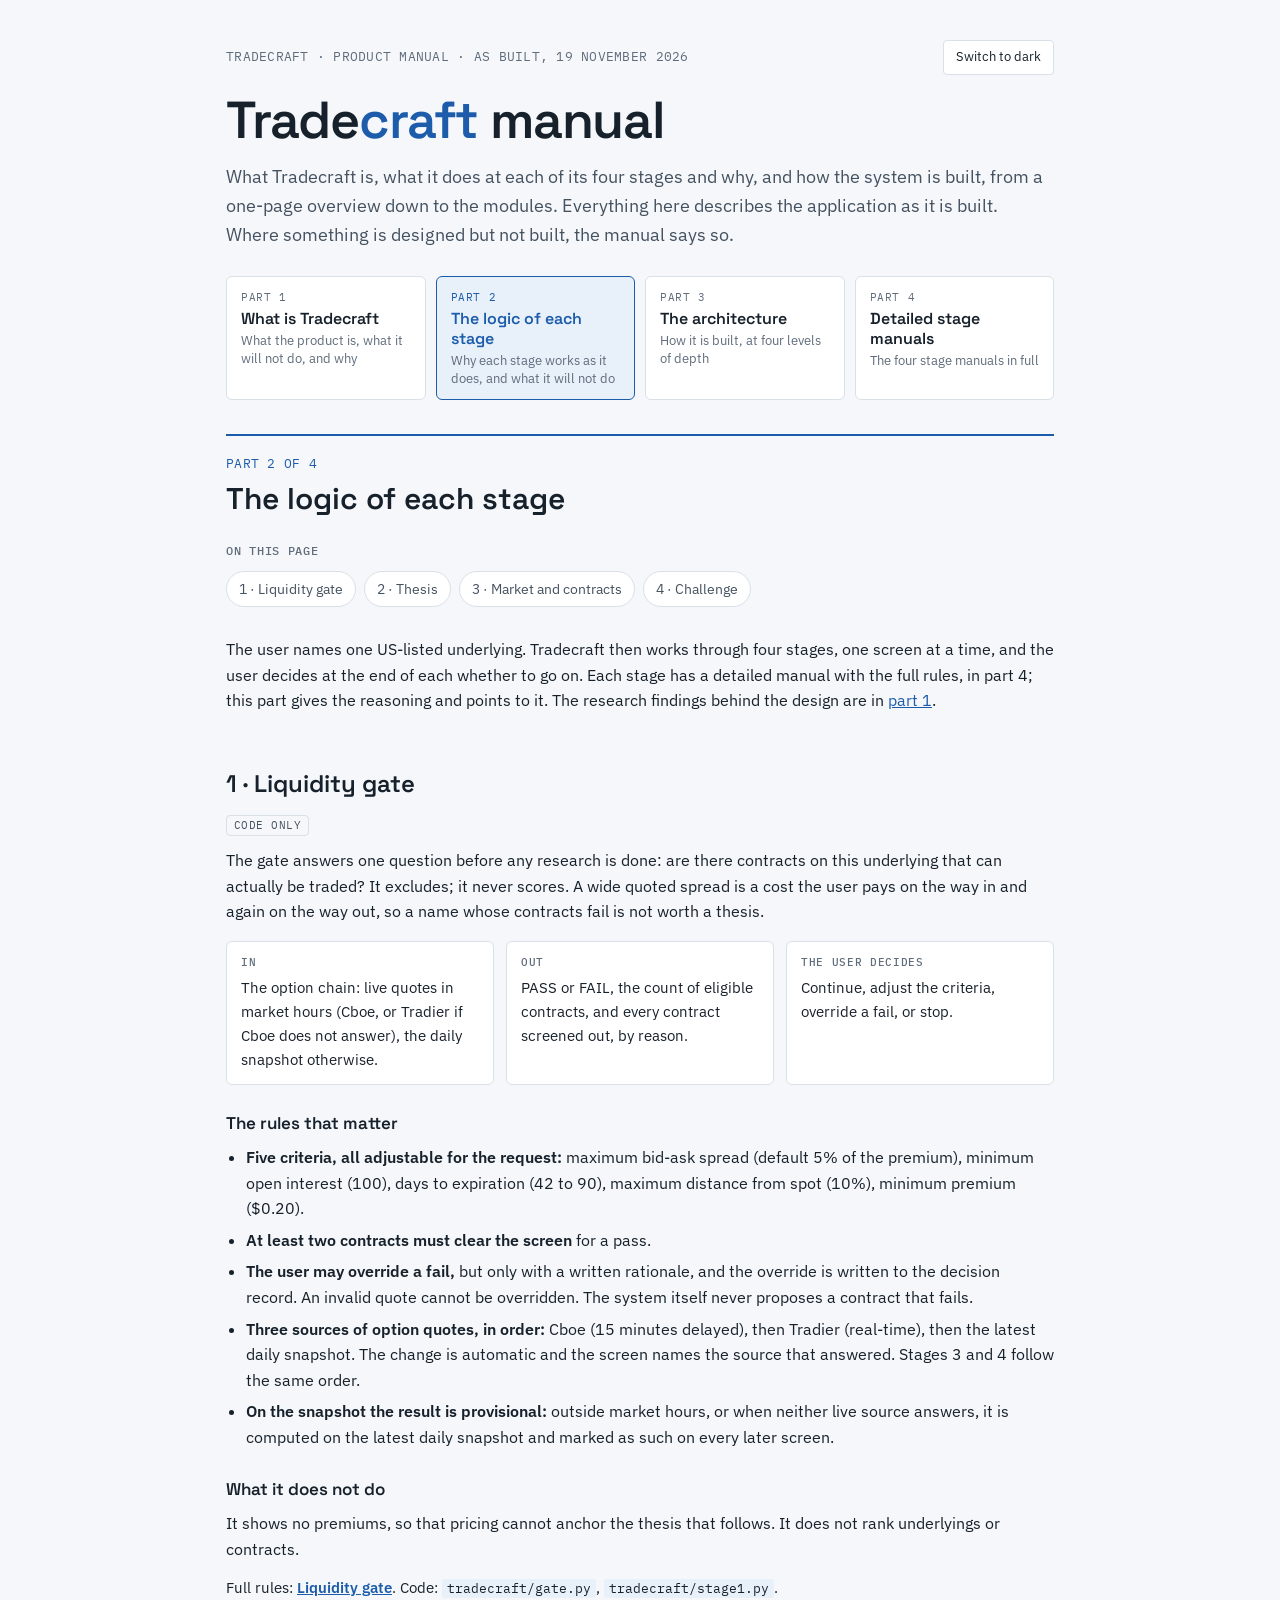
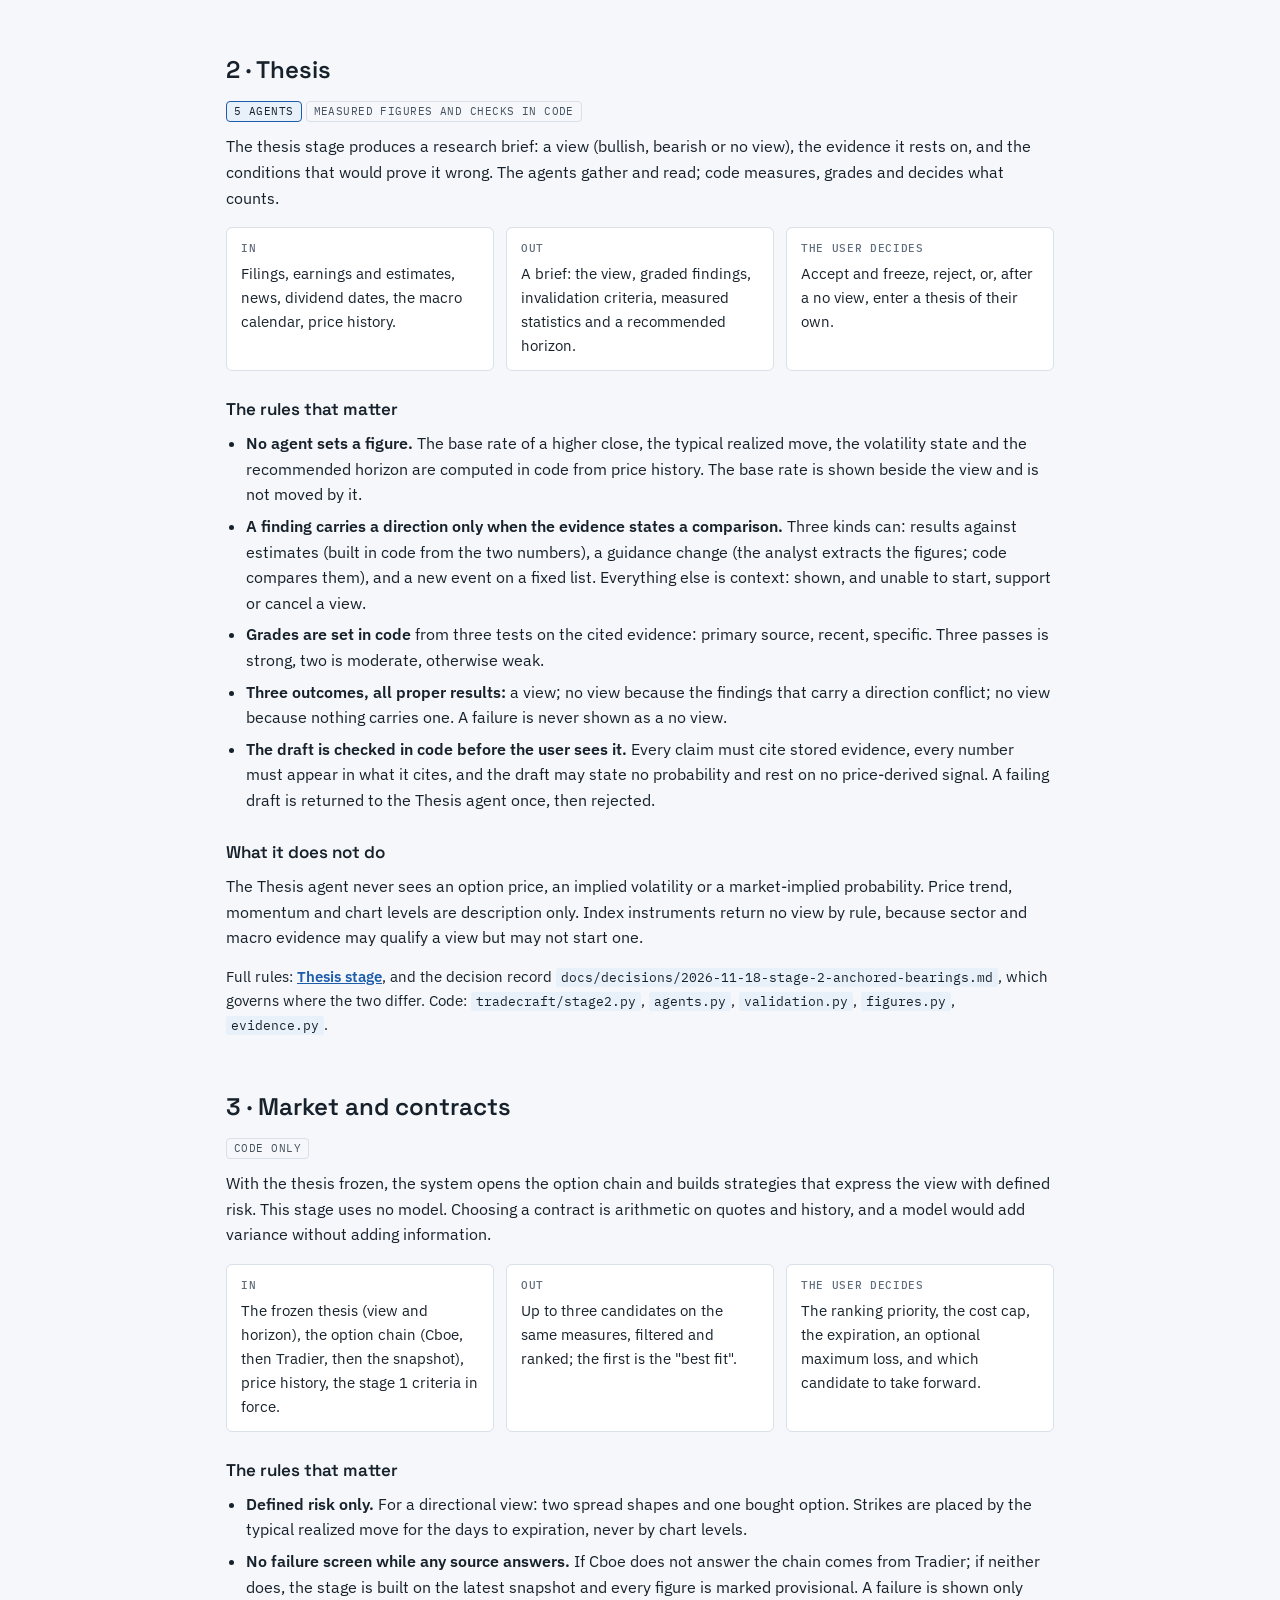
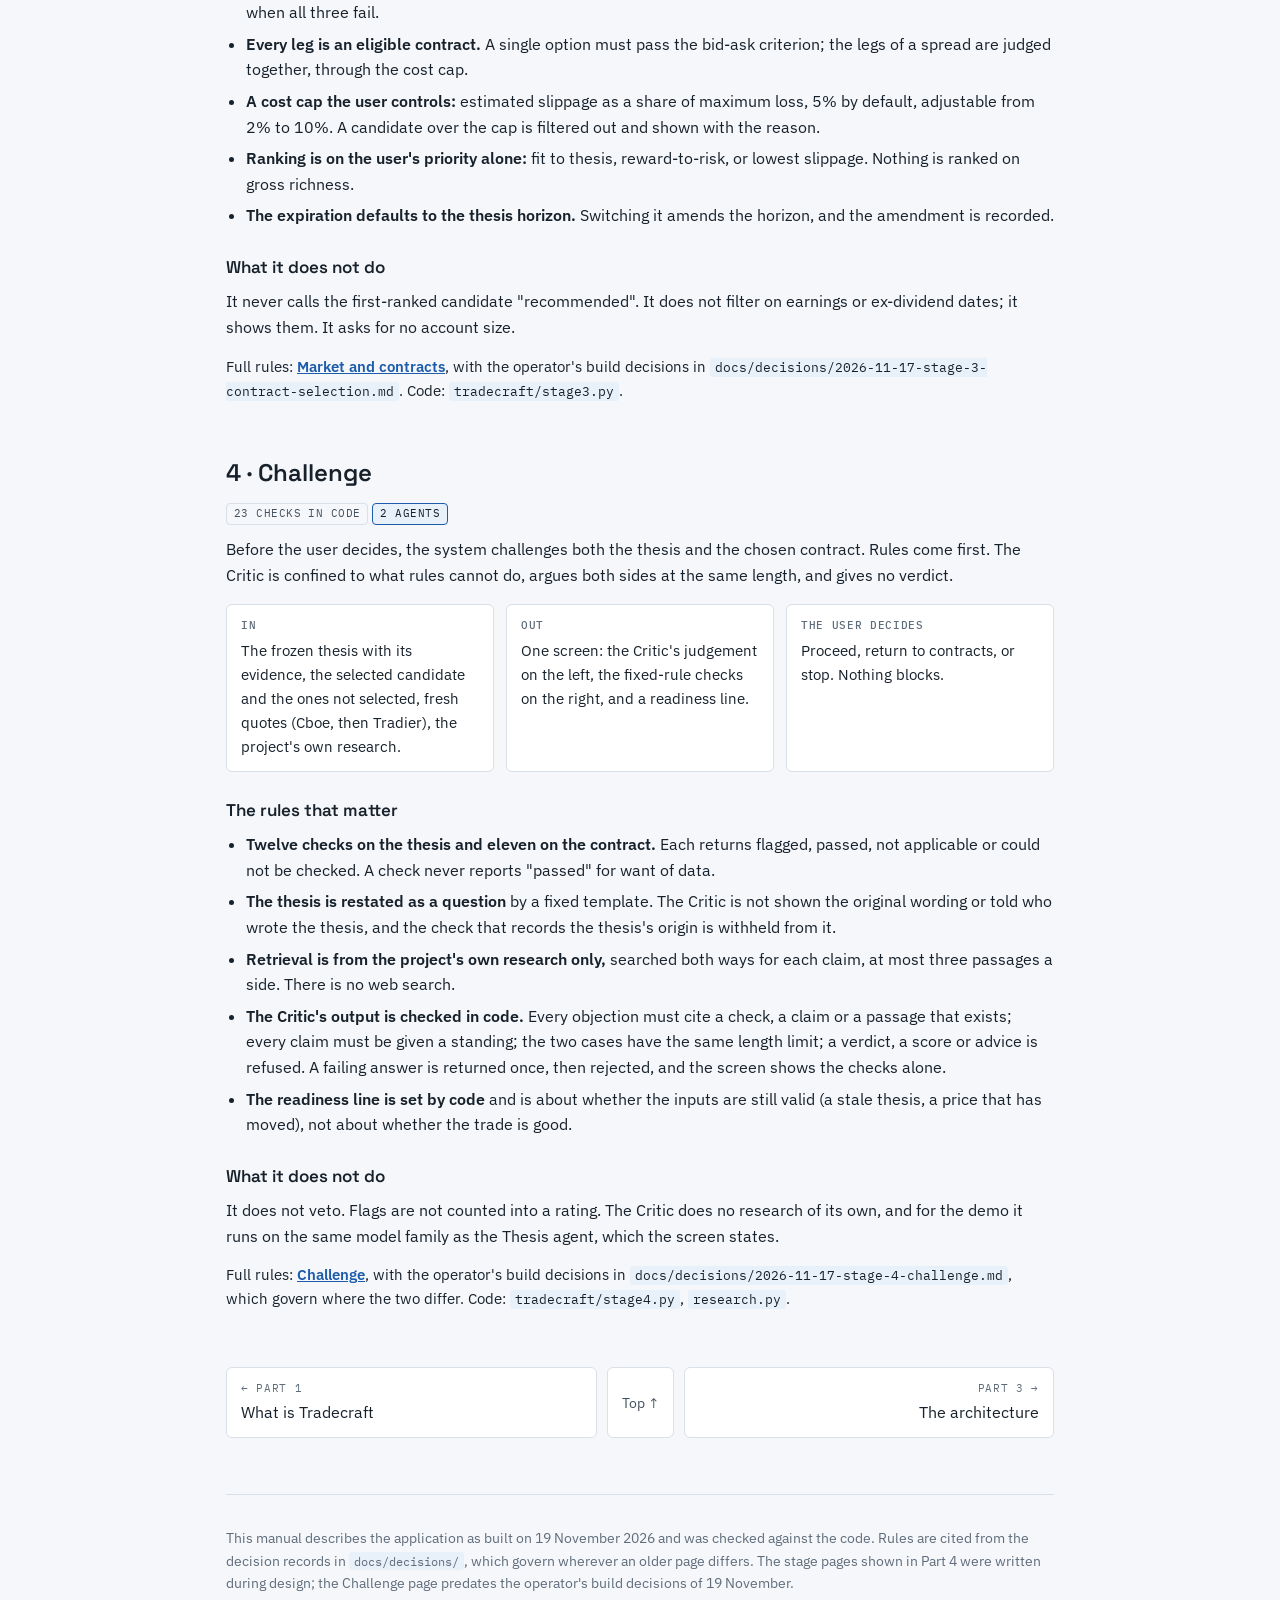
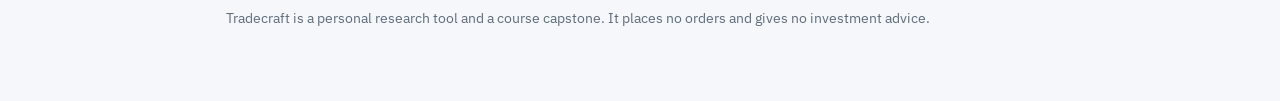
<file: docs/site/manual-logic.html>
<!doctype html>
<html lang="en">
<head>
<meta charset="utf-8">
<meta name="viewport" content="width=device-width, initial-scale=1">
<title>Tradecraft Manual</title>
<link rel="stylesheet" href="https://fonts.googleapis.com/css2?family=IBM+Plex+Mono:wght@400;500&family=IBM+Plex+Sans:wght@400;500;600&family=Space+Grotesk:wght@500;600&display=swap">
<style>
/* Ledger (light) / Night Desk (dark), per docs/site/THEME.md. One reading column; figures in plain panels. */
:root {
  --bg: #f5f7fa; --surface: #ffffff; --ink: #17212b; --ink-2: #44515f; --ink-3: #5f6c7b;
  --line: #d9e0e8; --accent: #1c5cab; --band: #e8f0fa;
  --series-1: #2a78d6; --series-2: #eb6834; --good: #0a7d0a; --crit: #c23232;
  --display: "Space Grotesk", "IBM Plex Sans", system-ui, sans-serif;
  --text: "IBM Plex Sans", system-ui, -apple-system, "Segoe UI", sans-serif;
  --mono: "IBM Plex Mono", ui-monospace, "SF Mono", Menlo, monospace;
}
@media (prefers-color-scheme: dark) {
  :root:not([data-theme="light"]) {
    --bg: #12161b; --surface: #1b2027; --ink: #eef1f4; --ink-2: #c1c9d2; --ink-3: #9aa5b1;
    --line: #2f3742; --accent: #86b6ef; --band: #1f2c3d;
    --series-1: #3987e5; --series-2: #d95926; --good: #3fbf3f; --crit: #e66767;
    color-scheme: dark;
  }
}
:root[data-theme="dark"] {
  --bg: #12161b; --surface: #1b2027; --ink: #eef1f4; --ink-2: #c1c9d2; --ink-3: #9aa5b1;
  --line: #2f3742; --accent: #86b6ef; --band: #1f2c3d;
  --series-1: #3987e5; --series-2: #d95926; --good: #3fbf3f; --crit: #e66767;
  color-scheme: dark;
}
* { box-sizing: border-box; }
html { scroll-behavior: smooth; }
body { margin: 0; background: var(--bg); color: var(--ink); font-family: var(--text); font-size: 16px; line-height: 1.6; }
.wrap { max-width: 860px; margin: 0 auto; padding-block: 40px 72px;
  padding-left: max(16px, env(safe-area-inset-left, 0px)); padding-right: max(16px, env(safe-area-inset-right, 0px)); }
h1, h2, h3, h4 { font-family: var(--display); text-wrap: balance; line-height: 1.2; margin: 0; }
h1 { font-size: clamp(2.25rem, 6vw, 3.25rem); font-weight: 600; letter-spacing: -0.02em; }
h1 span { color: var(--accent); }
h2 { font-size: 1.5rem; font-weight: 600; margin-top: 56px; scroll-margin-top: 16px; }
h3 { font-size: 1.0625rem; font-weight: 600; margin-top: 28px; }
h4 { font-size: 0.9375rem; font-weight: 600; }
p { margin: 12px 0 0; }
a { color: var(--accent); }
.lede { font-size: 1.125rem; color: var(--ink-2); }
.meta { font-family: var(--mono); font-size: 0.8125rem; color: var(--ink-3); letter-spacing: 0.02em; }
.mono, code { font-family: var(--mono); font-variant-numeric: tabular-nums; }
code { font-size: 0.875em; background: var(--band); border-radius: 3px; padding: 1px 5px; overflow-wrap: anywhere; }
.top { display: flex; flex-wrap: wrap; align-items: center; justify-content: space-between; gap: 8px 16px; margin-bottom: 14px; }
.mode { font: inherit; font-size: 0.8125rem; padding: 6px 12px; border: 1px solid var(--line); border-radius: 4px; background: var(--surface); color: var(--ink); cursor: pointer; }
.mode:hover { border-color: var(--accent); }
.mode:focus-visible, a:focus-visible { outline: 2px solid var(--accent); outline-offset: 2px; }
ul, ol.plain { margin: 12px 0 0; padding-left: 20px; }
li + li { margin-top: 6px; }
strong { font-weight: 600; }
.panel { background: var(--surface); border: 1px solid var(--line); border-radius: 6px; padding: 20px; margin-top: 20px; min-width: 0; }
.panel > :first-child { margin-top: 0; }
.sub { color: var(--ink-3); font-size: 0.875rem; max-width: none; margin-top: 4px; }
figure { margin: 0; }
figcaption { color: var(--ink-3); font-size: 0.875rem; margin-top: 12px; }
.scroll { overflow-x: auto; }
.scroll svg { display: block; height: auto; min-width: 620px; width: 100%; }
table { border-collapse: collapse; width: 100%; font-size: 0.875rem; }
th, td { text-align: left; padding: 8px 10px; border-bottom: 1px solid var(--line); vertical-align: top; }
th { font-weight: 600; color: var(--ink-2); font-size: 0.8125rem; }
tr:last-child td { border-bottom: 0; }
td.k { font-weight: 600; white-space: nowrap; }
.two { display: grid; grid-template-columns: repeat(auto-fit, minmax(240px, 1fr)); gap: 16px; margin-top: 20px; }
.two .panel { margin-top: 0; }
.part { margin-top: 72px; border-top: 2px solid var(--accent); padding-top: 18px; }
.part .meta { color: var(--accent); }
.part h2 { margin-top: 6px; font-size: 1.875rem; }
.lvl { display: inline-block; font-family: var(--mono); font-size: 0.75rem; letter-spacing: 0.06em; color: var(--surface); background: var(--accent); border-radius: 4px; padding: 2px 8px; margin-right: 8px; vertical-align: 3px; }
.who { color: var(--ink-3); font-size: 0.875rem; margin-top: 6px; }
.tag { display: inline-block; font-family: var(--mono); font-size: 0.6875rem; letter-spacing: 0.04em; border: 1px solid var(--line); border-radius: 4px; padding: 1px 7px; color: var(--ink-2); white-space: nowrap; }
.tag.agent { border-color: var(--accent); background: var(--band); color: var(--ink); }
.more { margin-top: 14px; font-size: 0.9375rem; }
.more a { font-weight: 600; }
.toc { margin-top: 24px; display: grid; gap: 14px; }
.toc b { font-family: var(--mono); font-size: 0.75rem; letter-spacing: 0.06em; color: var(--ink-3); font-weight: 500; }
.toc ol { list-style: none; padding: 0; margin: 6px 0 0; max-width: none; display: flex; flex-wrap: wrap; gap: 6px 8px; }
.toc li { margin: 0; }
.toc a { display: inline-block; padding: 6px 12px; border: 1px solid var(--line); border-radius: 999px; background: var(--surface); color: var(--ink-2); font-size: 0.875rem; text-decoration: none; }
.toc a:hover, .toc a:focus-visible { border-color: var(--accent); color: var(--accent); }
.io { display: grid; grid-template-columns: repeat(auto-fit, minmax(200px, 1fr)); gap: 12px; margin-top: 16px; }
.io div { border: 1px solid var(--line); border-radius: 6px; padding: 12px 14px; background: var(--surface); font-size: 0.9375rem; }
.io b { display: block; font-family: var(--mono); font-size: 0.6875rem; letter-spacing: 0.06em; color: var(--ink-3); font-weight: 500; margin-bottom: 4px; }
.note { border-top: 1px solid var(--line); margin-top: 56px; padding-top: 20px; color: var(--ink-3); font-size: 0.875rem; }

/* diagrams: every colour is a theme token, so they follow the light and dark themes */
svg text { font-family: var(--text); font-size: 13px; fill: var(--ink); }
svg .t2 { fill: var(--ink-2); font-size: 11.5px; }
svg .t3 { fill: var(--ink-3); font-size: 11px; font-family: var(--mono); letter-spacing: 0.04em; }
svg .hd { font-weight: 600; font-size: 13.5px; }
svg .bx { fill: var(--surface); stroke: var(--line); stroke-width: 1.5; }
svg .ag { fill: var(--band); stroke: var(--accent); stroke-width: 1.5; }
svg .st { fill: var(--bg); stroke: var(--line); stroke-width: 1.5; stroke-dasharray: 4 3; }
svg .ln { stroke: var(--ink-3); stroke-width: 1.5; fill: none; }
svg .la { stroke: var(--accent); stroke-width: 1.5; fill: none; }
svg .ld { stroke: var(--ink-3); stroke-width: 1.5; fill: none; stroke-dasharray: 4 3; }
svg .ah { fill: var(--ink-3); }
svg .aha { fill: var(--accent); }

/* The manual is four pages with one header. The tabs move between pages; the pills move within a page. */
.tabs { display: grid; grid-template-columns: repeat(4, minmax(0, 1fr)); gap: 10px; margin-top: 26px; }
@media (max-width: 820px) { .tabs { grid-template-columns: repeat(2, minmax(0, 1fr)); } }
.tabs a { display: grid; gap: 3px; align-content: start; padding: 12px 14px; border: 1px solid var(--line); border-radius: 6px; background: var(--surface); color: var(--ink); text-decoration: none; min-width: 0; }
.tabs a b { font-family: var(--display); font-weight: 600; font-size: 1rem; line-height: 1.25; }
.tabs a i { font-style: normal; font-family: var(--mono); font-size: 0.6875rem; letter-spacing: 0.06em; color: var(--ink-3); }
.tabs a small { font-size: 0.8125rem; color: var(--ink-3); line-height: 1.35; }
.tabs a:hover, .tabs a:focus-visible { border-color: var(--accent); }
.tabs a[aria-current="page"] { border-color: var(--accent); background: var(--band); }
.tabs a[aria-current="page"] b, .tabs a[aria-current="page"] i { color: var(--accent); }
@media (max-width: 640px) { .tabs { grid-template-columns: 1fr; } }
.part { margin-top: 34px; }
.toc { margin-top: 20px; display: block; }
.toc ol { margin-top: 8px; }
.toc + p, .toc + h2 { margin-top: 30px; }
.emb iframe { display: block; width: 100%; height: 86vh; border: 1px solid var(--line); border-radius: 6px; background: var(--bg); margin-top: 16px; }
.pages { display: flex; flex-wrap: wrap; gap: 10px; margin-top: 56px; }
.pages a { flex: 1 1 220px; display: grid; gap: 2px; padding: 12px 14px; border: 1px solid var(--line); border-radius: 6px; background: var(--surface); text-decoration: none; color: var(--ink); min-width: 0; }
.pages a:hover, .pages a:focus-visible { border-color: var(--accent); }
.pages a small { font-family: var(--mono); font-size: 0.6875rem; letter-spacing: 0.06em; color: var(--ink-3); }
.pages a.next { text-align: right; }
.pages a.up { flex: 0 0 auto; align-content: center; color: var(--ink-2); font-size: 0.875rem; }
h2 { scroll-margin-top: 16px; }

@media print {
  .mode, .tabs, .toc, .pages { display: none !important; }
  body { background: #fff; font-size: 11pt; }
  .wrap { max-width: none; padding: 0; }
  h2 { break-after: avoid; } .panel, figure, table { break-inside: avoid; }
  .emb iframe { display: none; } a { color: inherit; text-decoration: none; }
}
</style>
</head>
<body>
<div class="wrap" id="top">
  <div class="top"><div class="meta">TRADECRAFT · PRODUCT MANUAL · AS BUILT, 19 NOVEMBER 2026</div><button type="button" class="mode" id="mode">Switch to dark</button></div>
  <h1>Trade<span>craft</span> manual</h1>
  <p class="lede">What Tradecraft is, what it does at each of its four stages and why, and how the system is built, from a one-page overview down to the modules. Everything here describes the application as it is built. Where something is designed but not built, the manual says so.</p>
  <nav class="tabs" aria-label="The four parts of the manual">
    <a href="manual.html"><i>PART 1</i><b>What is Tradecraft</b><small>What the product is, what it will not do, and why</small></a>
    <a href="manual-logic.html" aria-current="page"><i>PART 2</i><b>The logic of each stage</b><small>Why each stage works as it does, and what it will not do</small></a>
    <a href="manual-architecture.html"><i>PART 3</i><b>The architecture</b><small>How it is built, at four levels of depth</small></a>
    <a href="manual-stages.html"><i>PART 4</i><b>Detailed stage manuals</b><small>The four stage manuals in full</small></a>
  </nav>

  <div class="part"><div class="meta">PART 2 OF 4</div><h2>The logic of each stage</h2></div>
  <nav class="toc" aria-label="On this page"><b>ON THIS PAGE</b>
    <ol>
      <li><a href="#s1">1 · Liquidity gate</a></li>
      <li><a href="#s2">2 · Thesis</a></li>
      <li><a href="#s3">3 · Market and contracts</a></li>
      <li><a href="#s4">4 · Challenge</a></li>
    </ol>
  </nav>

  <p>The user names one US-listed underlying. Tradecraft then works through four stages, one screen at a time, and the user decides at the end of each whether to go on. Each stage has a detailed manual with the full rules, in part 4; this part gives the reasoning and points to it. The research findings behind the design are in <a href="manual.html#why">part 1</a>.</p>

  <h2 id="s1">1 · Liquidity gate</h2>
  <p><span class="tag">CODE ONLY</span></p>
  <p>The gate answers one question before any research is done: are there contracts on this underlying that can actually be traded? It excludes; it never scores. A wide quoted spread is a cost the user pays on the way in and again on the way out, so a name whose contracts fail is not worth a thesis.</p>
  <div class="io">
    <div><b>IN</b>The option chain: live quotes in market hours (Cboe, or Tradier if Cboe does not answer), the daily snapshot otherwise.</div>
    <div><b>OUT</b>PASS or FAIL, the count of eligible contracts, and every contract screened out, by reason.</div>
    <div><b>THE USER DECIDES</b>Continue, adjust the criteria, override a fail, or stop.</div>
  </div>
  <h3>The rules that matter</h3>
  <ul>
    <li><strong>Five criteria, all adjustable for the request:</strong> maximum bid-ask spread (default 5% of the premium), minimum open interest (100), days to expiration (42 to 90), maximum distance from spot (10%), minimum premium ($0.20).</li>
    <li><strong>At least two contracts must clear the screen</strong> for a pass.</li>
    <li><strong>The user may override a fail,</strong> but only with a written rationale, and the override is written to the decision record. An invalid quote cannot be overridden. The system itself never proposes a contract that fails.</li>
    <li><strong>Three sources of option quotes, in order:</strong> Cboe (15 minutes delayed), then Tradier (real-time), then the latest daily snapshot. The change is automatic and the screen names the source that answered. Stages 3 and 4 follow the same order.</li>
    <li><strong>On the snapshot the result is provisional:</strong> outside market hours, or when neither live source answers, it is computed on the latest daily snapshot and marked as such on every later screen.</li>
  </ul>
  <h3>What it does not do</h3>
  <p>It shows no premiums, so that pricing cannot anchor the thesis that follows. It does not rank underlyings or contracts.</p>
  <p class="more">Full rules: <a href="manual-stages.html#d1">Liquidity gate</a>. Code: <code>tradecraft/gate.py</code>, <code>tradecraft/stage1.py</code>.</p>

  <h2 id="s2">2 · Thesis</h2>
  <p><span class="tag agent">5 AGENTS</span> <span class="tag">MEASURED FIGURES AND CHECKS IN CODE</span></p>
  <p>The thesis stage produces a research brief: a view (bullish, bearish or no view), the evidence it rests on, and the conditions that would prove it wrong. The agents gather and read; code measures, grades and decides what counts.</p>
  <div class="io">
    <div><b>IN</b>Filings, earnings and estimates, news, dividend dates, the macro calendar, price history.</div>
    <div><b>OUT</b>A brief: the view, graded findings, invalidation criteria, measured statistics and a recommended horizon.</div>
    <div><b>THE USER DECIDES</b>Accept and freeze, reject, or, after a no view, enter a thesis of their own.</div>
  </div>
  <h3>The rules that matter</h3>
  <ul>
    <li><strong>No agent sets a figure.</strong> The base rate of a higher close, the typical realized move, the volatility state and the recommended horizon are computed in code from price history. The base rate is shown beside the view and is not moved by it.</li>
    <li><strong>A finding carries a direction only when the evidence states a comparison.</strong> Three kinds can: results against estimates (built in code from the two numbers), a guidance change (the analyst extracts the figures; code compares them), and a new event on a fixed list. Everything else is context: shown, and unable to start, support or cancel a view.</li>
    <li><strong>Grades are set in code</strong> from three tests on the cited evidence: primary source, recent, specific. Three passes is strong, two is moderate, otherwise weak.</li>
    <li><strong>Three outcomes, all proper results:</strong> a view; no view because the findings that carry a direction conflict; no view because nothing carries one. A failure is never shown as a no view.</li>
    <li><strong>The draft is checked in code before the user sees it.</strong> Every claim must cite stored evidence, every number must appear in what it cites, and the draft may state no probability and rest on no price-derived signal. A failing draft is returned to the Thesis agent once, then rejected.</li>
  </ul>
  <h3>What it does not do</h3>
  <p>The Thesis agent never sees an option price, an implied volatility or a market-implied probability. Price trend, momentum and chart levels are description only. Index instruments return no view by rule, because sector and macro evidence may qualify a view but may not start one.</p>
  <p class="more">Full rules: <a href="manual-stages.html#d2">Thesis stage</a>, and the decision record <code>docs/decisions/2026-11-18-stage-2-anchored-bearings.md</code>, which governs where the two differ. Code: <code>tradecraft/stage2.py</code>, <code>agents.py</code>, <code>validation.py</code>, <code>figures.py</code>, <code>evidence.py</code>.</p>

  <h2 id="s3">3 · Market and contracts</h2>
  <p><span class="tag">CODE ONLY</span></p>
  <p>With the thesis frozen, the system opens the option chain and builds strategies that express the view with defined risk. This stage uses no model. Choosing a contract is arithmetic on quotes and history, and a model would add variance without adding information.</p>
  <div class="io">
    <div><b>IN</b>The frozen thesis (view and horizon), the option chain (Cboe, then Tradier, then the snapshot), price history, the stage 1 criteria in force.</div>
    <div><b>OUT</b>Up to three candidates on the same measures, filtered and ranked; the first is the "best fit".</div>
    <div><b>THE USER DECIDES</b>The ranking priority, the cost cap, the expiration, an optional maximum loss, and which candidate to take forward.</div>
  </div>
  <h3>The rules that matter</h3>
  <ul>
    <li><strong>Defined risk only.</strong> For a directional view: two spread shapes and one bought option. Strikes are placed by the typical realized move for the days to expiration, never by chart levels.</li>
    <li><strong>No failure screen while any source answers.</strong> If Cboe does not answer the chain comes from Tradier; if neither does, the stage is built on the latest snapshot and every figure is marked provisional. A failure is shown only when all three fail.</li>
    <li><strong>Every leg is an eligible contract.</strong> A single option must pass the bid-ask criterion; the legs of a spread are judged together, through the cost cap.</li>
    <li><strong>A cost cap the user controls:</strong> estimated slippage as a share of maximum loss, 5% by default, adjustable from 2% to 10%. A candidate over the cap is filtered out and shown with the reason.</li>
    <li><strong>Ranking is on the user's priority alone:</strong> fit to thesis, reward-to-risk, or lowest slippage. Nothing is ranked on gross richness.</li>
    <li><strong>The expiration defaults to the thesis horizon.</strong> Switching it amends the horizon, and the amendment is recorded.</li>
  </ul>
  <h3>What it does not do</h3>
  <p>It never calls the first-ranked candidate "recommended". It does not filter on earnings or ex-dividend dates; it shows them. It asks for no account size.</p>
  <p class="more">Full rules: <a href="manual-stages.html#d3">Market and contracts</a>, with the operator's build decisions in <code>docs/decisions/2026-11-17-stage-3-contract-selection.md</code>. Code: <code>tradecraft/stage3.py</code>.</p>

  <h2 id="s4">4 · Challenge</h2>
  <p><span class="tag">23 CHECKS IN CODE</span> <span class="tag agent">2 AGENTS</span></p>
  <p>Before the user decides, the system challenges both the thesis and the chosen contract. Rules come first. The Critic is confined to what rules cannot do, argues both sides at the same length, and gives no verdict.</p>
  <div class="io">
    <div><b>IN</b>The frozen thesis with its evidence, the selected candidate and the ones not selected, fresh quotes (Cboe, then Tradier), the project's own research.</div>
    <div><b>OUT</b>One screen: the Critic's judgement on the left, the fixed-rule checks on the right, and a readiness line.</div>
    <div><b>THE USER DECIDES</b>Proceed, return to contracts, or stop. Nothing blocks.</div>
  </div>
  <h3>The rules that matter</h3>
  <ul>
    <li><strong>Twelve checks on the thesis and eleven on the contract.</strong> Each returns flagged, passed, not applicable or could not be checked. A check never reports "passed" for want of data.</li>
    <li><strong>The thesis is restated as a question</strong> by a fixed template. The Critic is not shown the original wording or told who wrote the thesis, and the check that records the thesis's origin is withheld from it.</li>
    <li><strong>Retrieval is from the project's own research only,</strong> searched both ways for each claim, at most three passages a side. There is no web search.</li>
    <li><strong>The Critic's output is checked in code.</strong> Every objection must cite a check, a claim or a passage that exists; every claim must be given a standing; the two cases have the same length limit; a verdict, a score or advice is refused. A failing answer is returned once, then rejected, and the screen shows the checks alone.</li>
    <li><strong>The readiness line is set by code</strong> and is about whether the inputs are still valid (a stale thesis, a price that has moved), not about whether the trade is good.</li>
  </ul>
  <h3>What it does not do</h3>
  <p>It does not veto. Flags are not counted into a rating. The Critic does no research of its own, and for the demo it runs on the same model family as the Thesis agent, which the screen states.</p>
  <p class="more">Full rules: <a href="manual-stages.html#d4">Challenge</a>, with the operator's build decisions in <code>docs/decisions/2026-11-17-stage-4-challenge.md</code>, which govern where the two differ. Code: <code>tradecraft/stage4.py</code>, <code>research.py</code>.</p>

  <nav class="pages" aria-label="Previous and next part">
    <a class="prev" href="manual.html"><small>&larr; PART 1</small>What is Tradecraft</a>
    <a class="up" href="#top">Top &uarr;</a>
    <a class="next" href="manual-architecture.html"><small>PART 3 &rarr;</small>The architecture</a>
  </nav>

  <div class="note">
    <p>This manual describes the application as built on 19 November 2026 and was checked against the code. Rules are cited from the decision records in <code>docs/decisions/</code>, which govern wherever an older page differs. The stage pages shown in Part 4 were written during design; the Challenge page predates the operator's build decisions of 19 November.</p>
    <p>Tradecraft is a personal research tool and a course capstone. It places no orders and gives no investment advice.</p>
  </div>
</div>
</div>
<script>
(function () {
  var root = document.documentElement, b = document.getElementById('mode');
  // The theme chosen on one page of the manual carries to the others.
  var asked = /[?&]theme=(dark|light)/.exec(location.search), kept = null;
  try { kept = localStorage.getItem('tradecraft-manual-theme'); } catch (e) {}
  if (asked) root.setAttribute('data-theme', asked[1]); else if (kept === 'dark' || kept === 'light') root.setAttribute('data-theme', kept);
  function isDark() { var t = root.getAttribute('data-theme'); return t ? t === 'dark' : window.matchMedia('(prefers-color-scheme: dark)').matches; }
  function label() { b.textContent = isDark() ? 'Switch to light' : 'Switch to dark'; }
  // Each embedded stage manual follows the theme, and tells this page how tall it is so that it can be shown in full.
  var frames = [].slice.call(document.querySelectorAll('.emb iframe'));
  function sendTheme() { frames.forEach(function (f) { try { f.contentWindow.postMessage({tradecraft: 'theme', theme: isDark() ? 'dark' : 'light'}, '*'); } catch (e) {} }); }
  b.addEventListener('click', function () {
    var next = isDark() ? 'light' : 'dark'; root.setAttribute('data-theme', next);
    try { localStorage.setItem('tradecraft-manual-theme', next); } catch (e) {}
    label(); sendTheme();
  });
  label();
  window.addEventListener('message', function (e) {
    var d = e.data || {}; if (d.tradecraft !== 'page') return;
    frames.forEach(function (f) { if (f.contentWindow === e.source) { f.style.height = d.height + 'px'; sendTheme(); } });
    // A frame growing to its full height pushes the ones below it down: stay on the section the link asked for.
    if (location.hash && !moved) { var t = document.getElementById(location.hash.slice(1)); if (t) { root.style.scrollBehavior = 'auto'; t.scrollIntoView(); root.style.scrollBehavior = ''; } }
  });
  var moved = false;
  ['wheel', 'touchmove', 'keydown', 'mousedown'].forEach(function (ev) { window.addEventListener(ev, function () { moved = true; }, {passive: true}); });
  window.addEventListener('hashchange', function () { moved = false; });
  frames.forEach(function (f) { f.addEventListener('load', sendTheme); });
  sendTheme();
})();
</script>
</body>
</html>
</file>
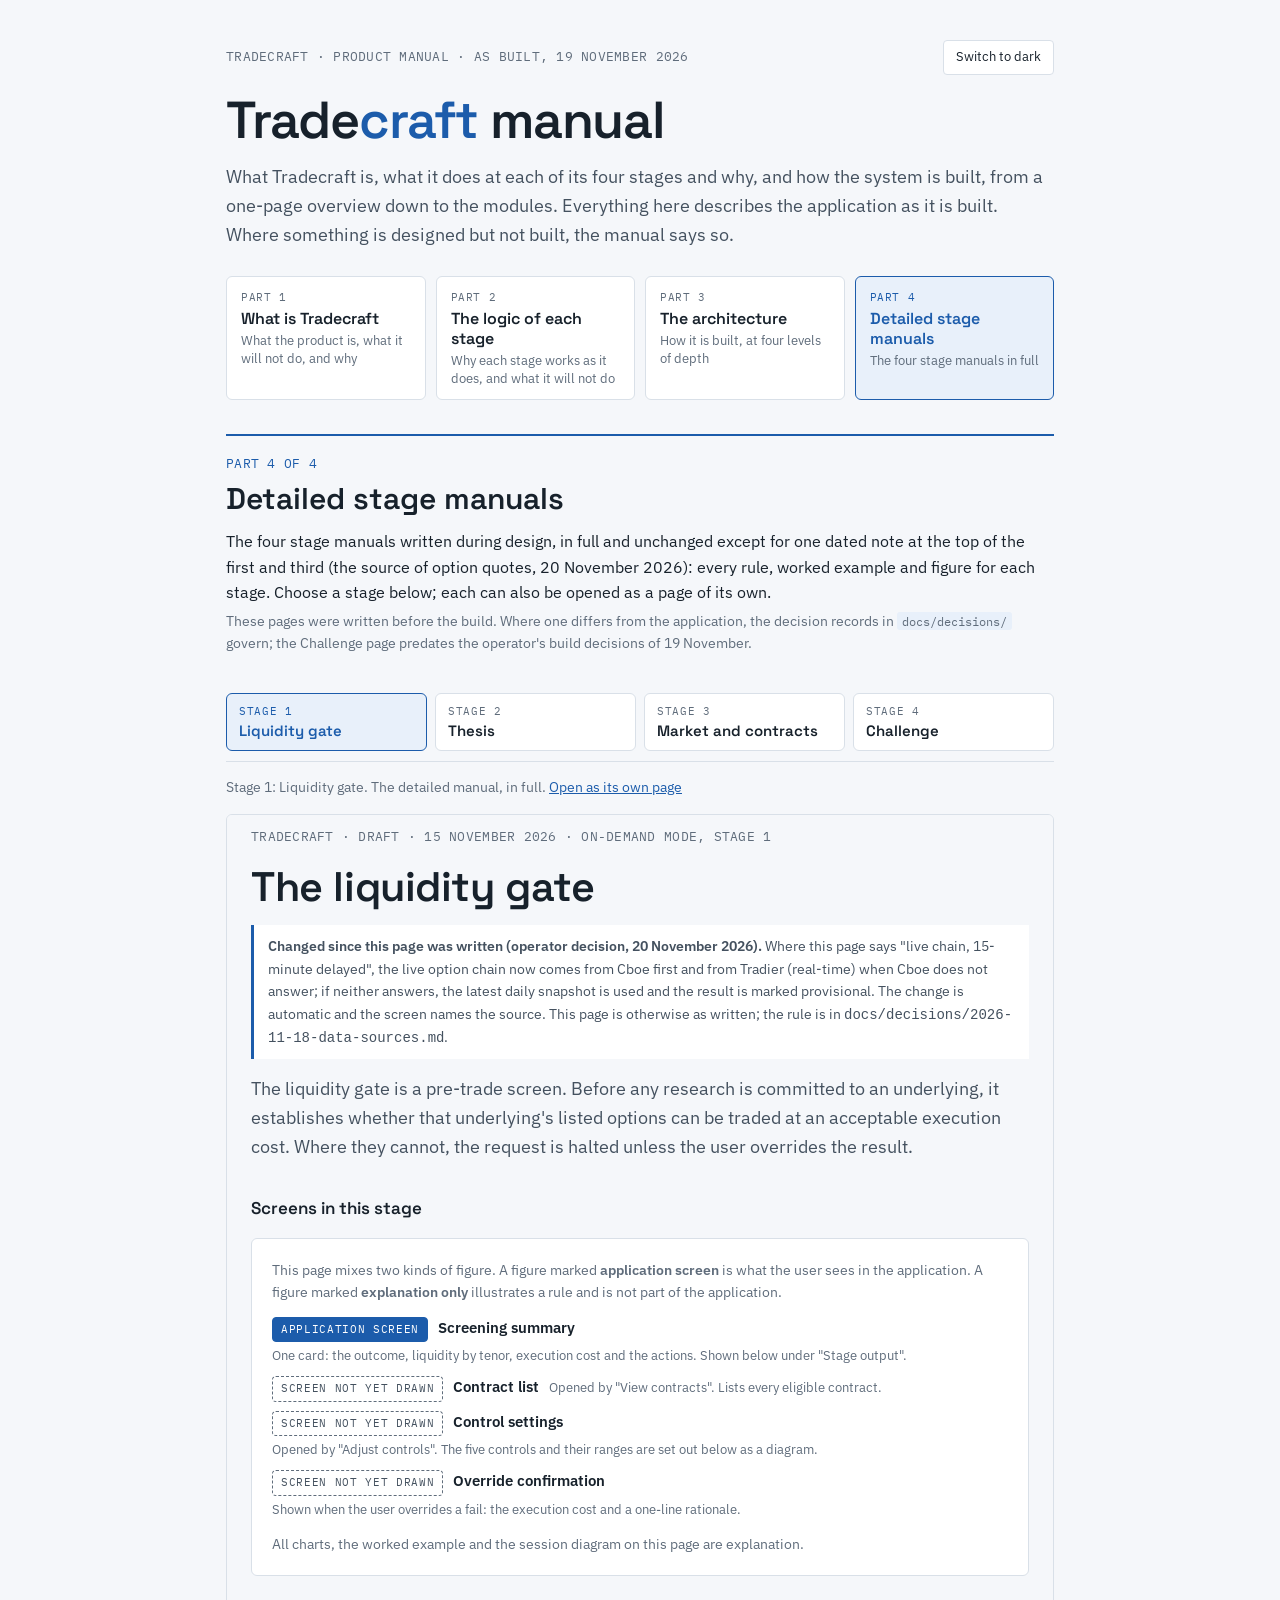
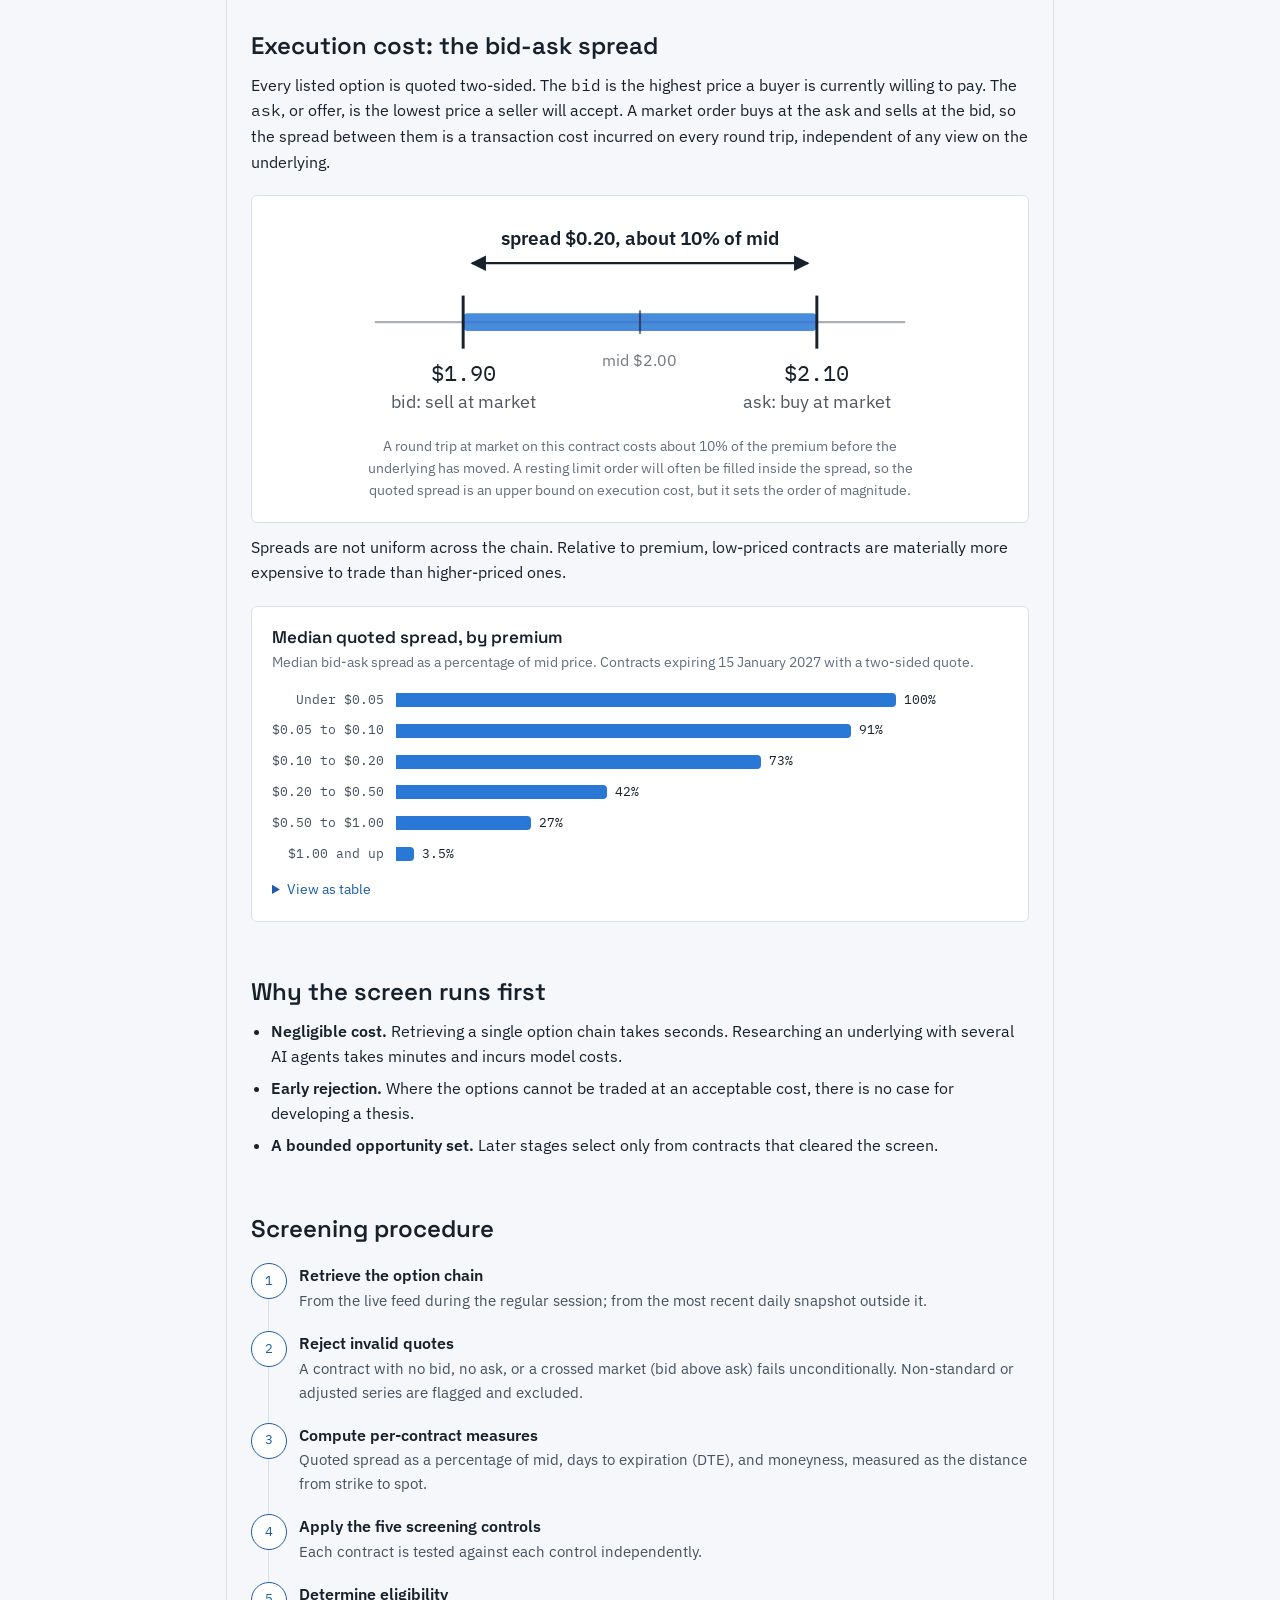
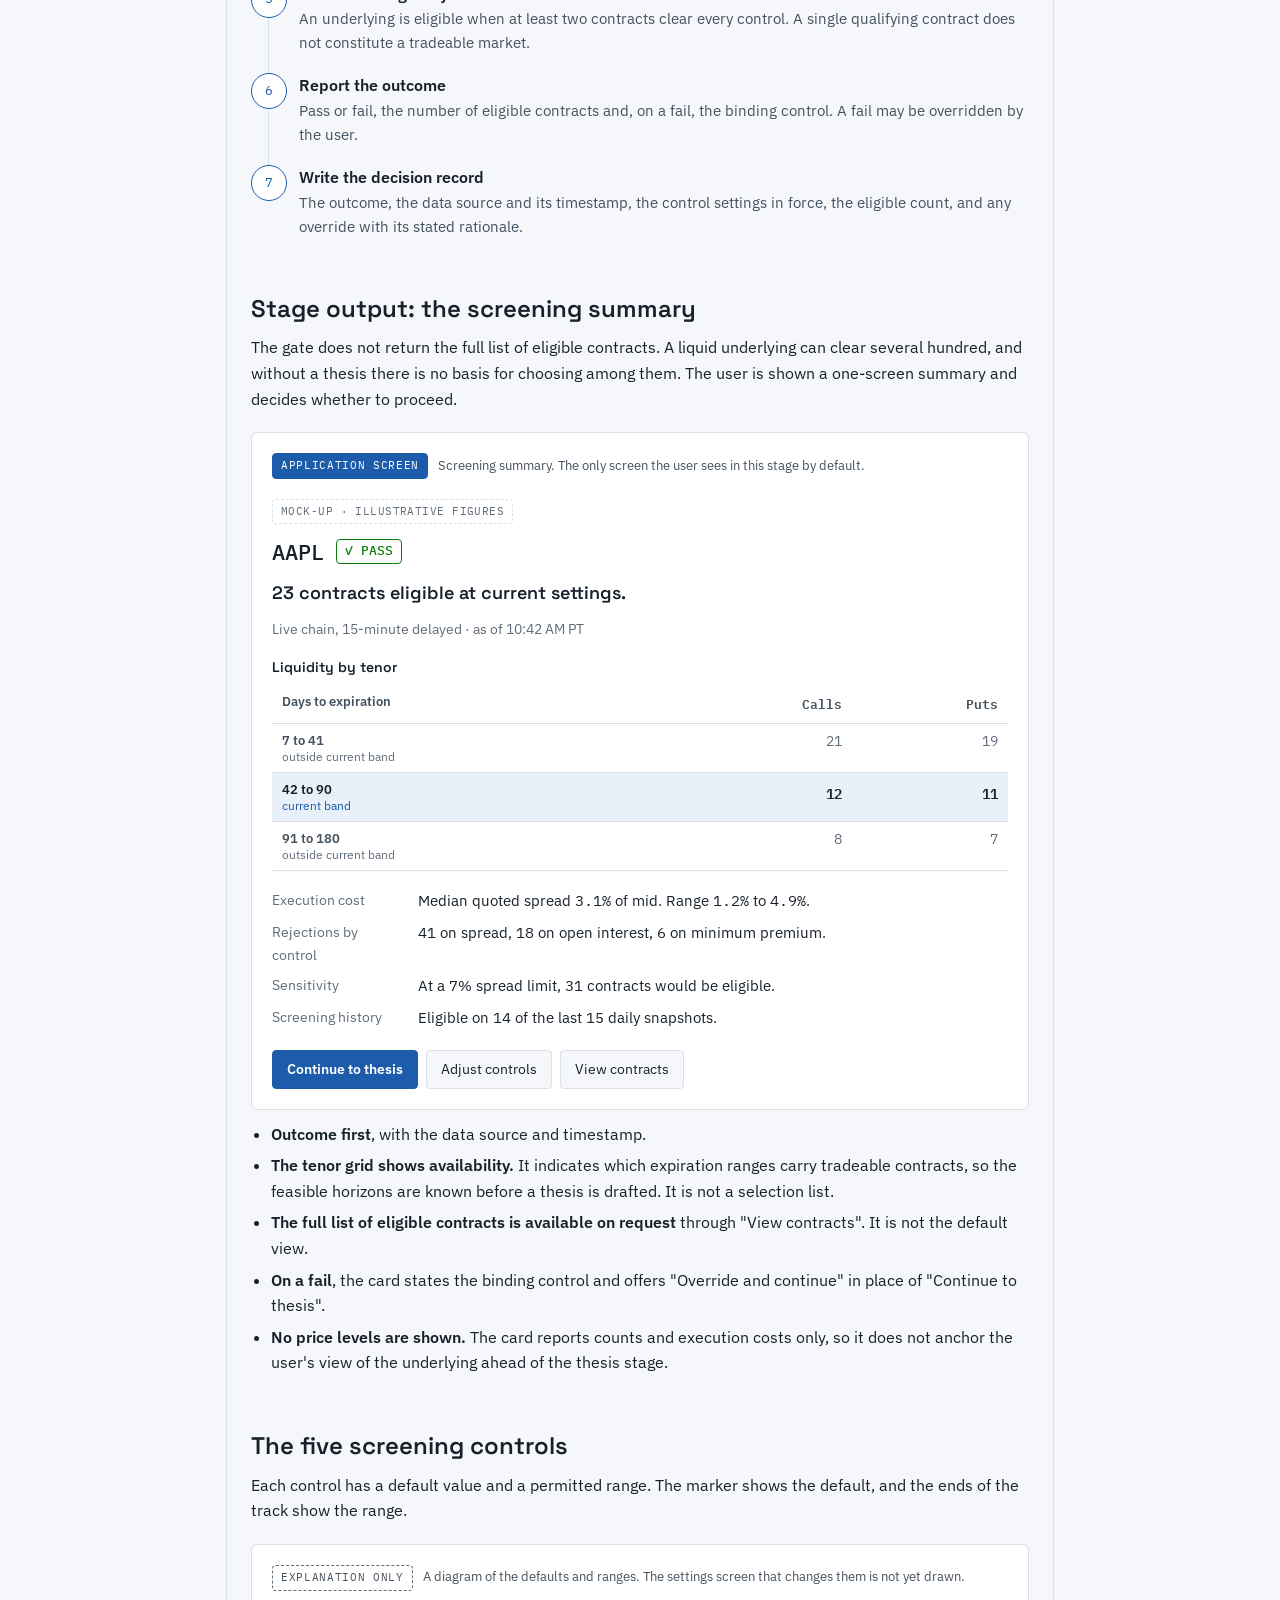
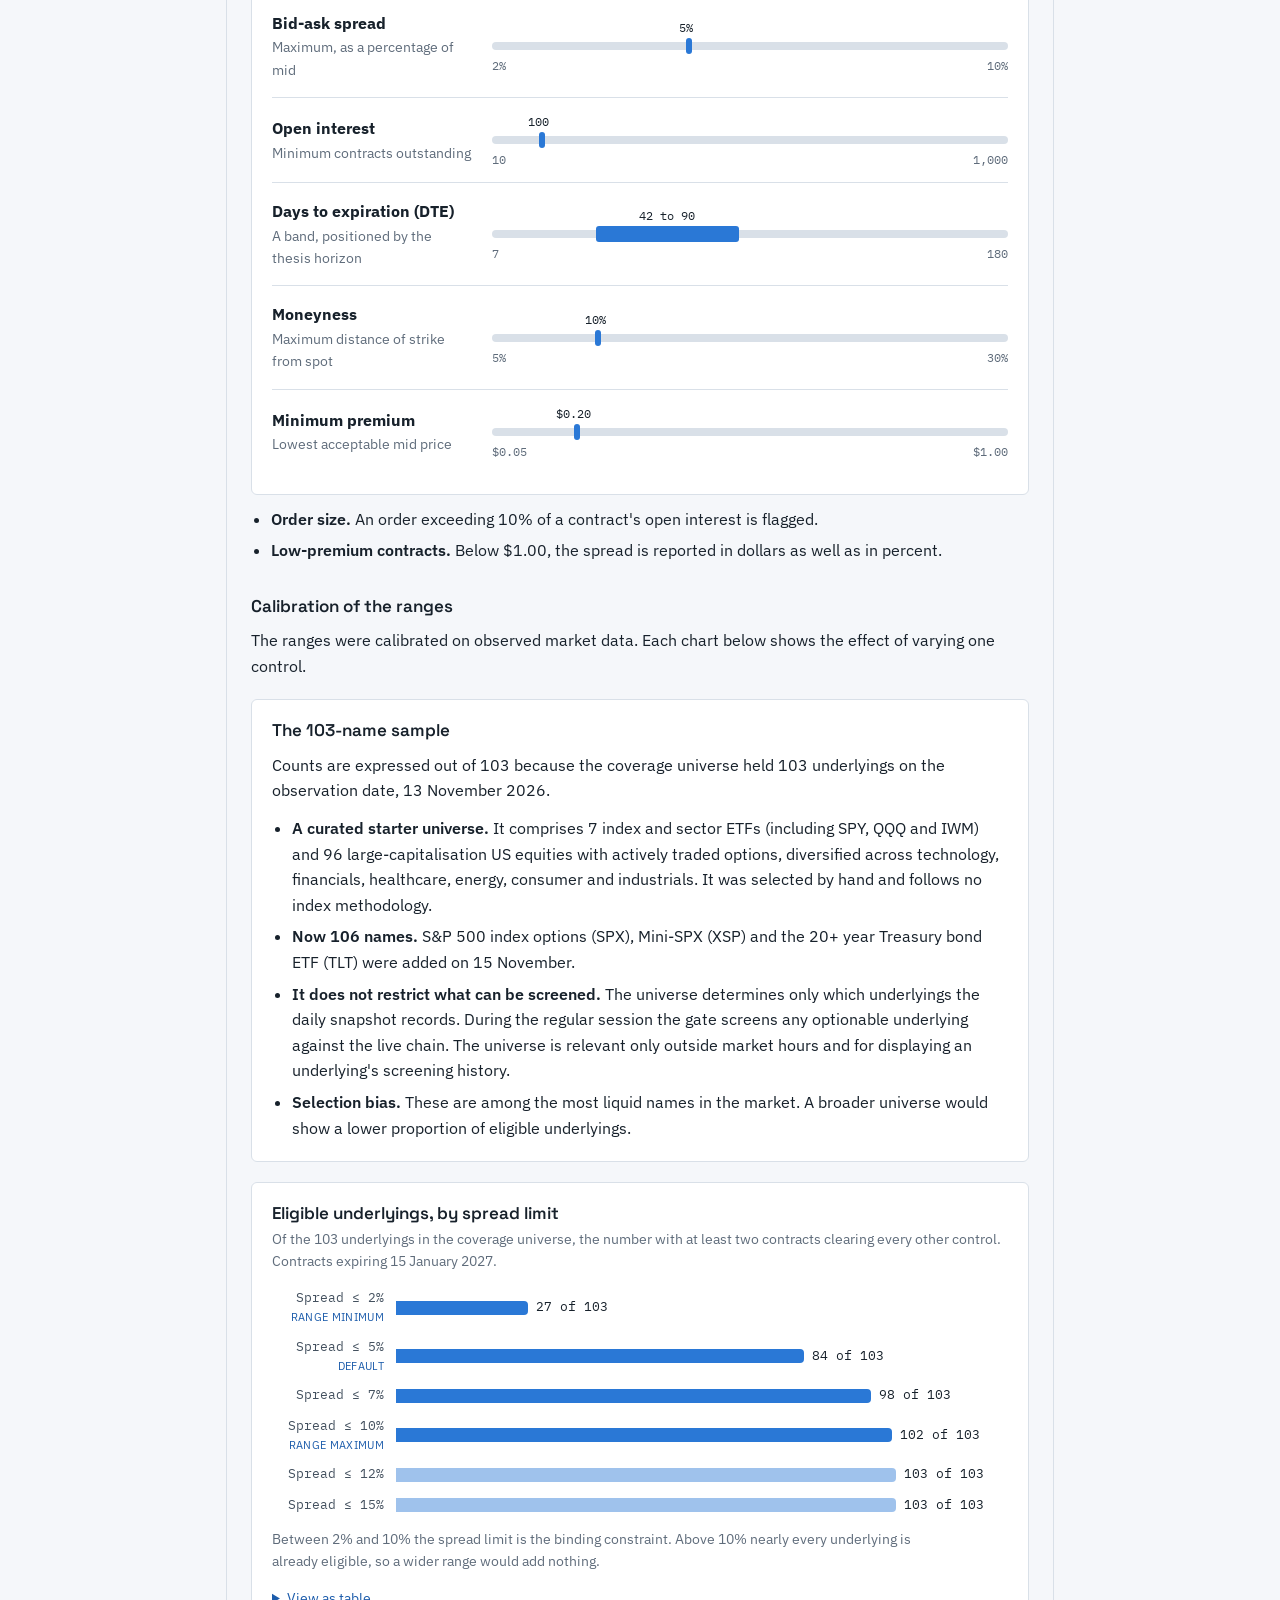
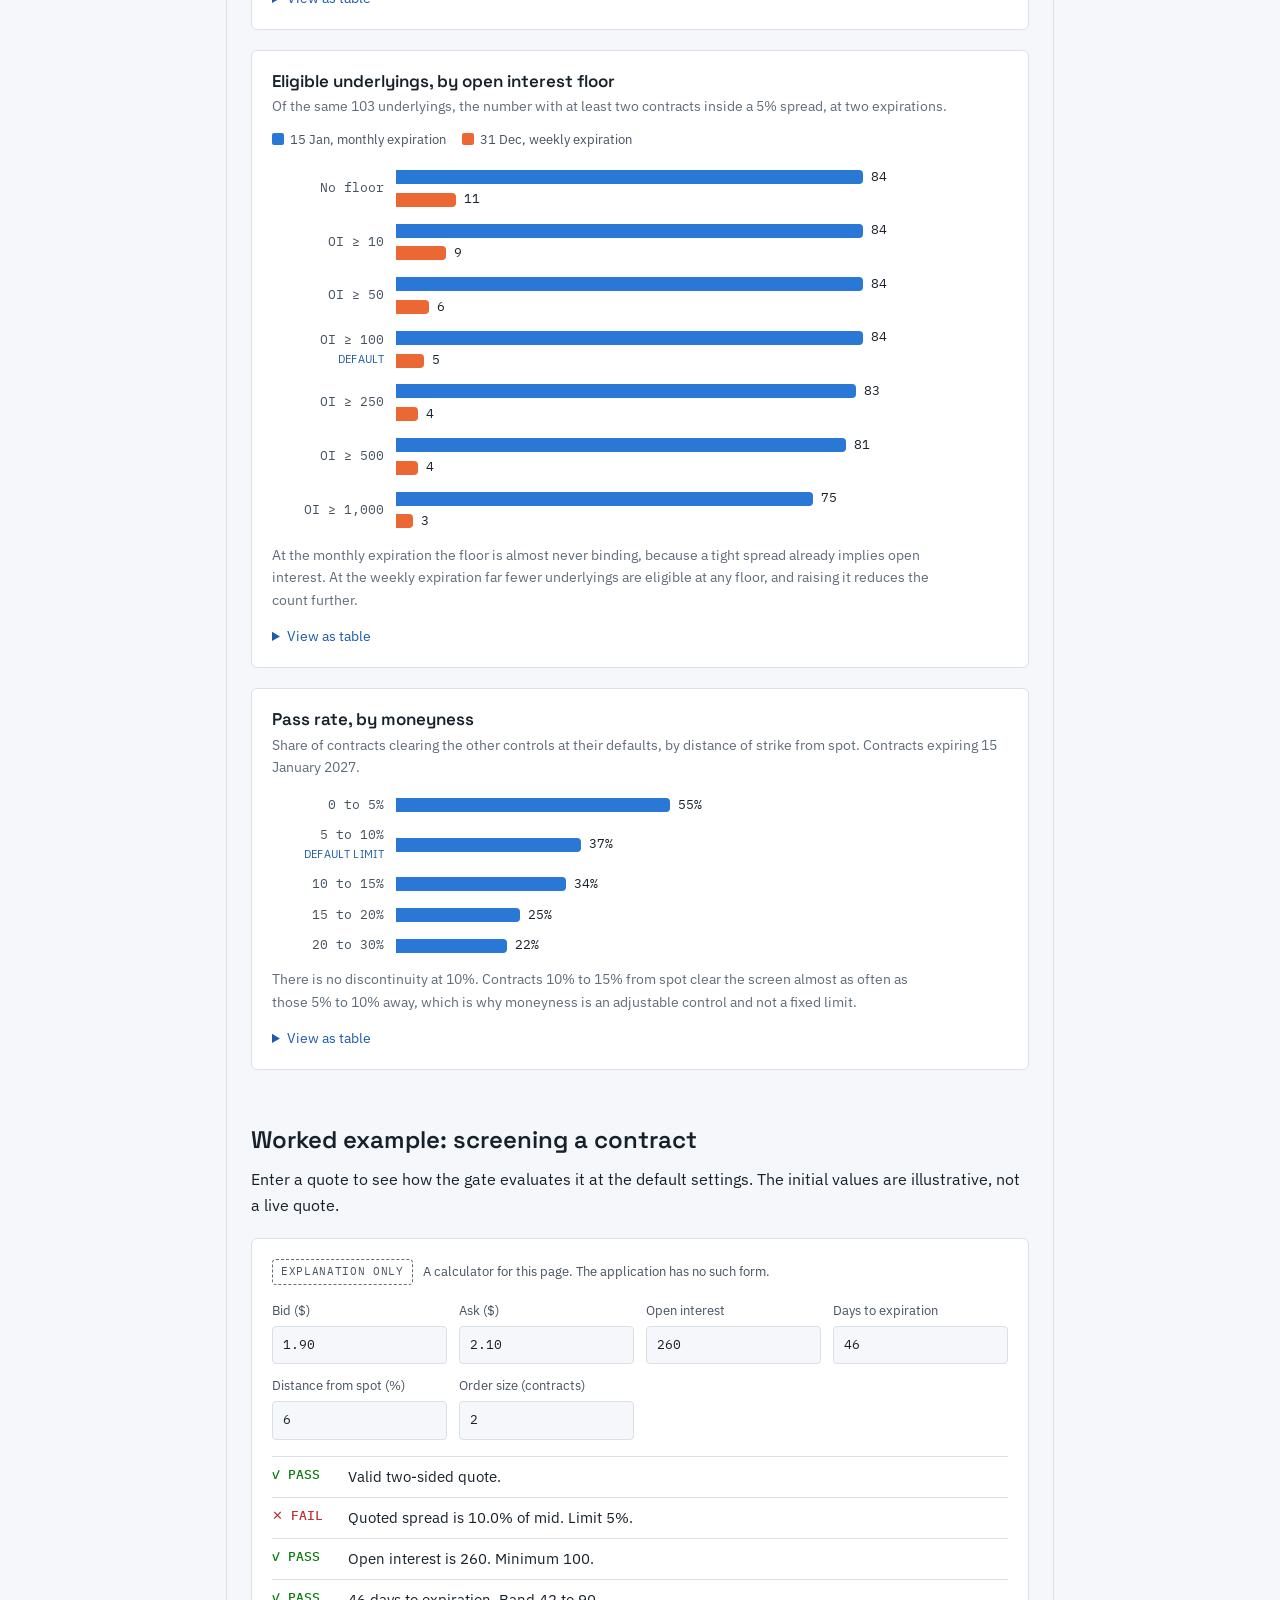
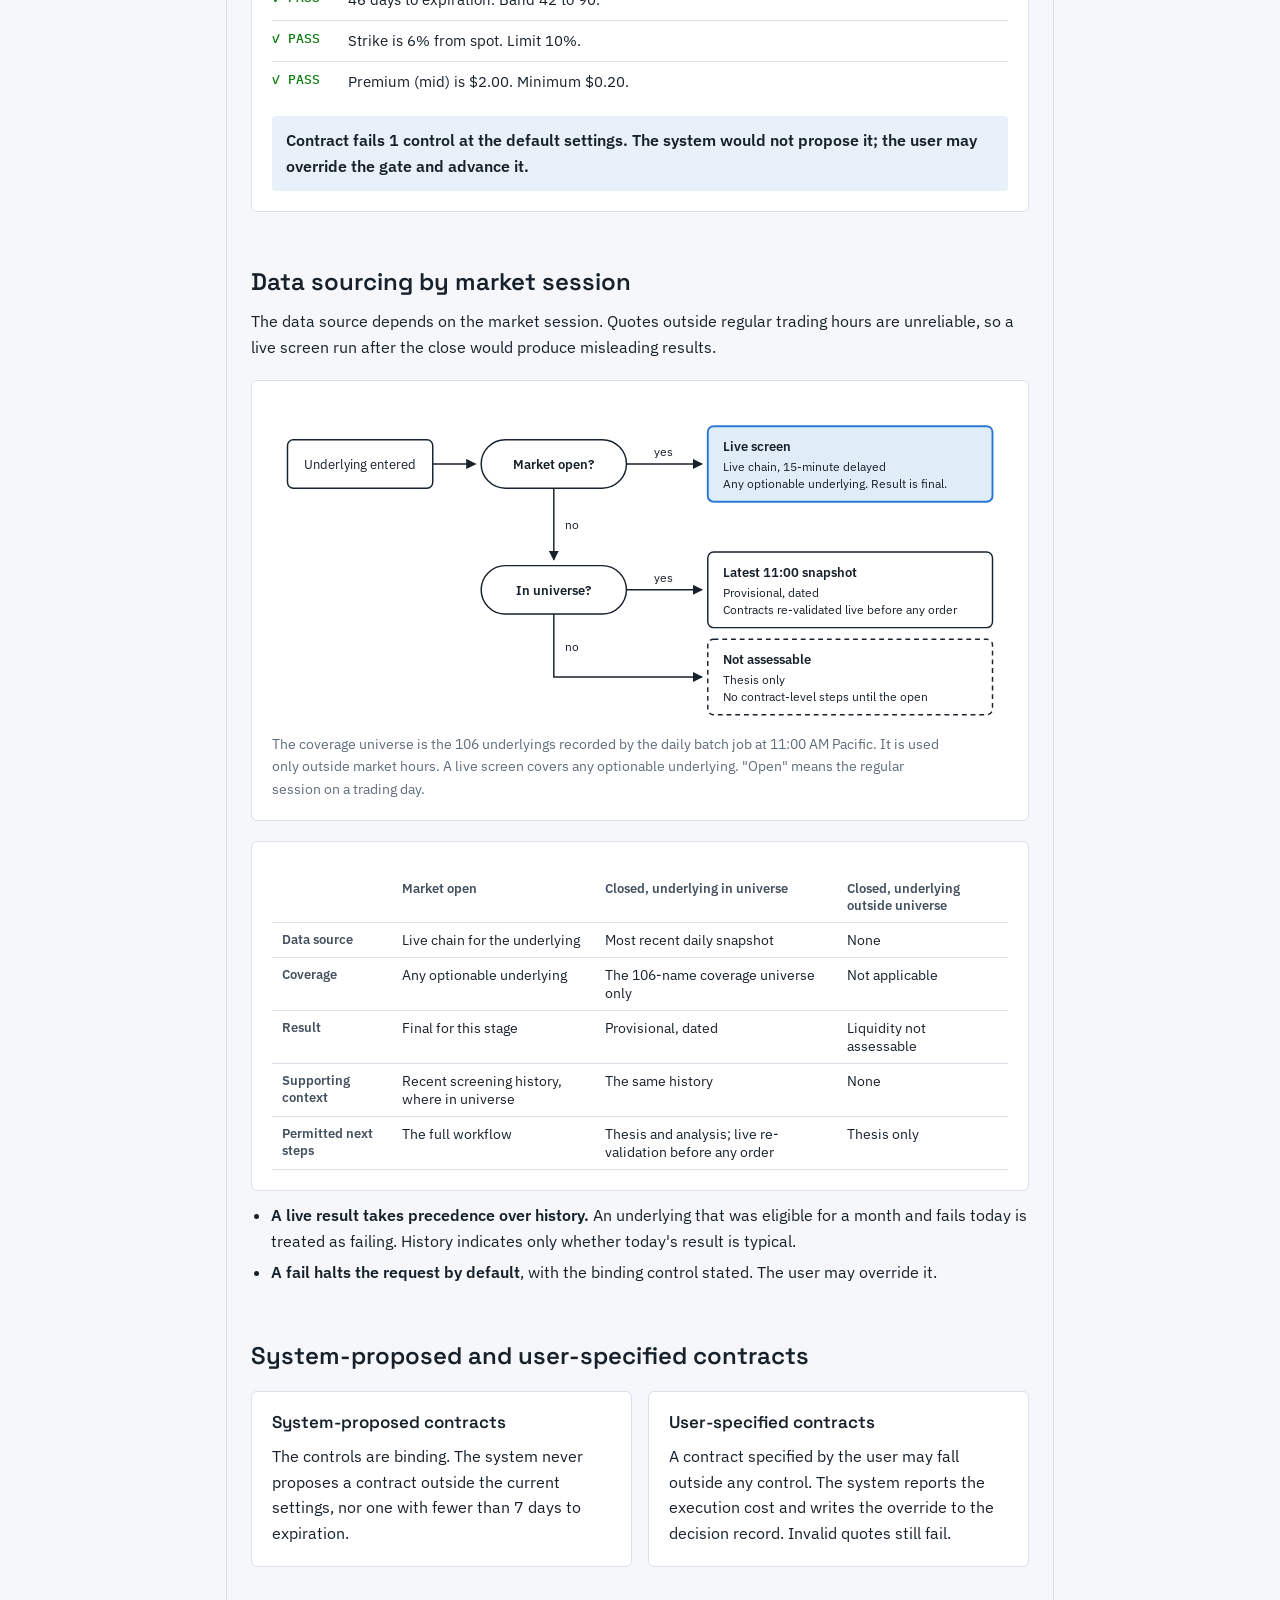
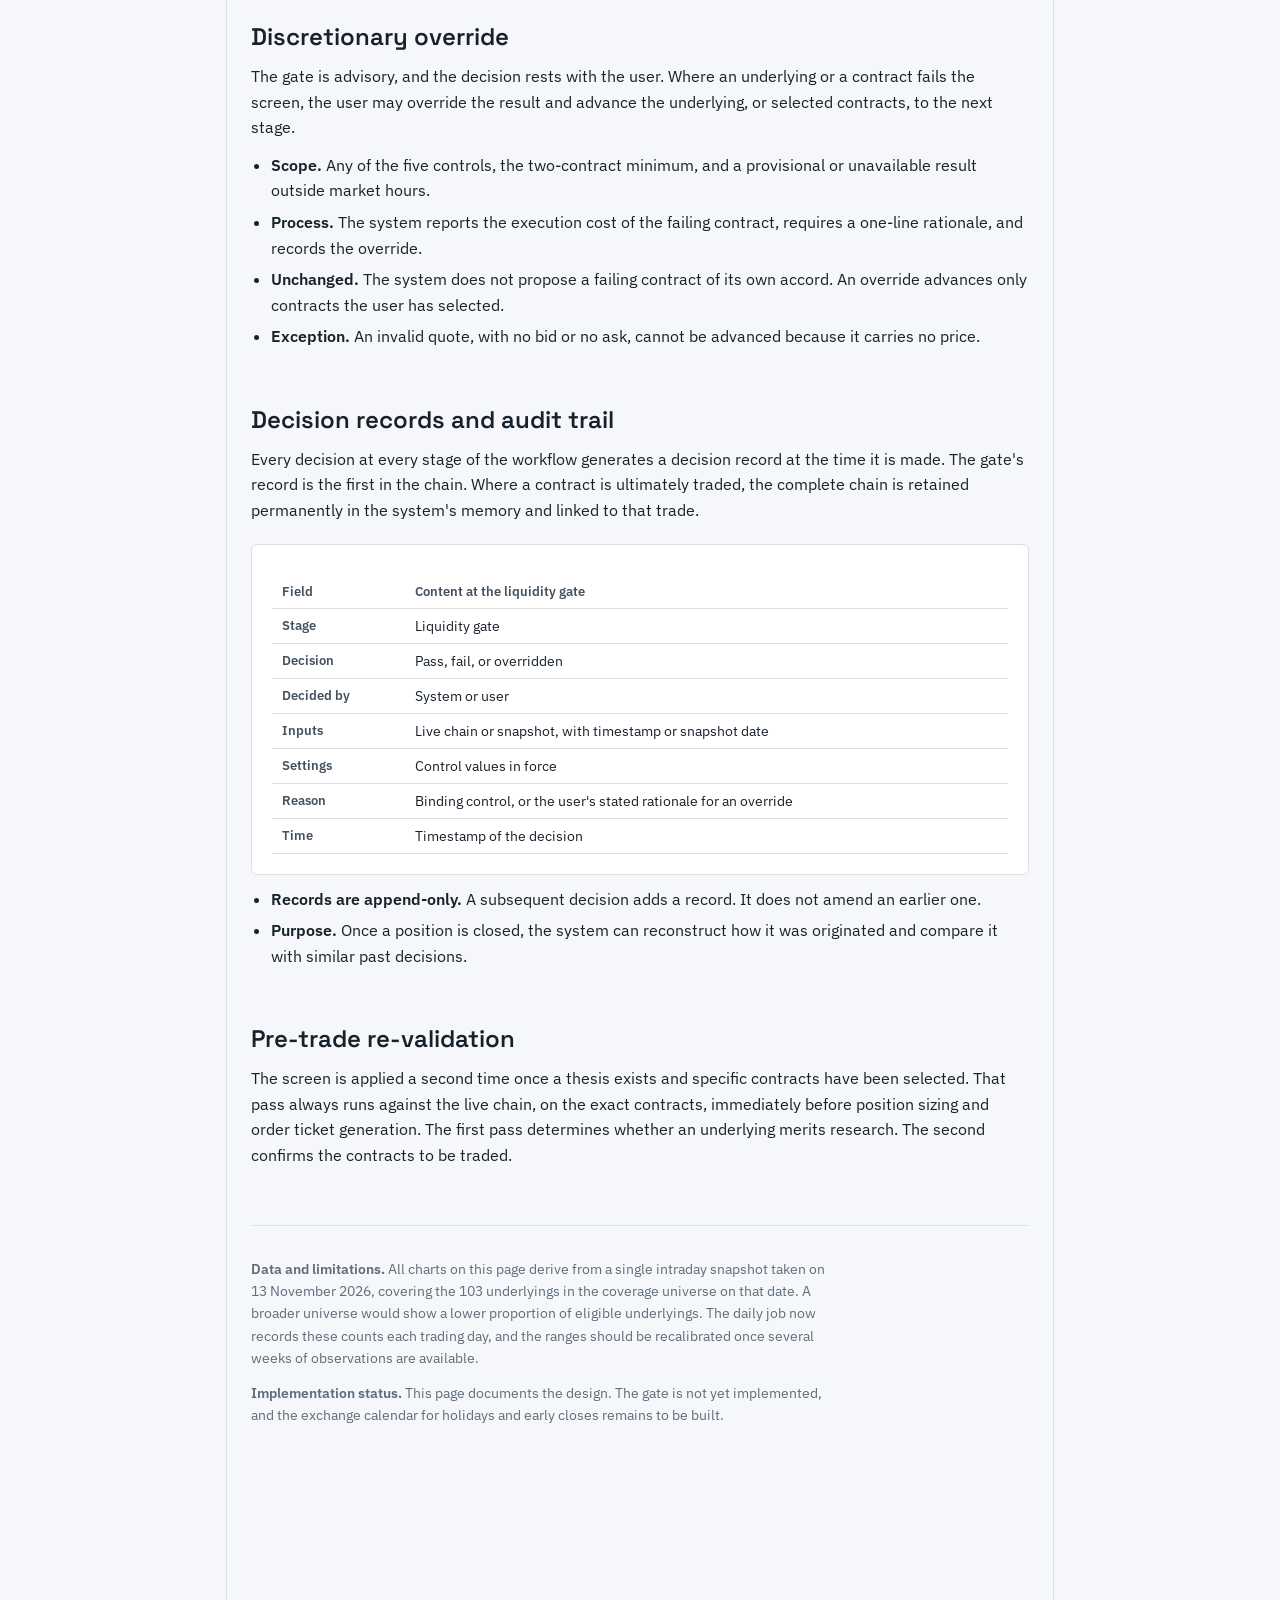
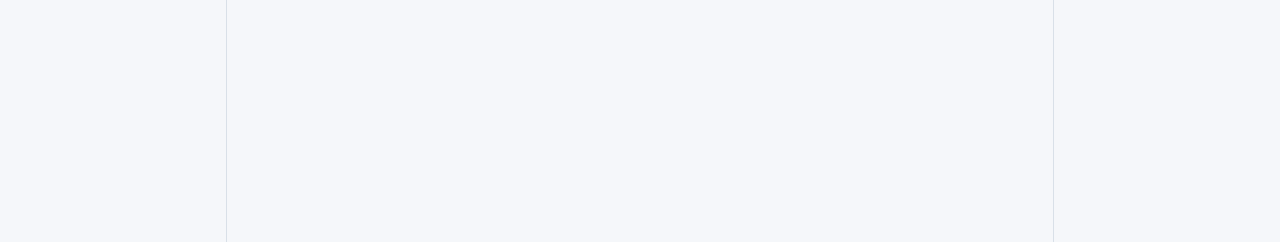
<file: docs/site/manual-stages.html>
<!doctype html>
<html lang="en">
<head>
<meta charset="utf-8">
<meta name="viewport" content="width=device-width, initial-scale=1">
<title>Tradecraft Manual · Stage Manuals</title>
<link rel="stylesheet" href="https://fonts.googleapis.com/css2?family=IBM+Plex+Mono:wght@400;500&family=IBM+Plex+Sans:wght@400;500;600&family=Space+Grotesk:wght@500;600&display=swap">
<style>
/* Ledger (light) / Night Desk (dark), per docs/site/THEME.md. One reading column; figures in plain panels. */
:root {
  --bg: #f5f7fa; --surface: #ffffff; --ink: #17212b; --ink-2: #44515f; --ink-3: #5f6c7b;
  --line: #d9e0e8; --accent: #1c5cab; --band: #e8f0fa;
  --series-1: #2a78d6; --series-2: #eb6834; --good: #0a7d0a; --crit: #c23232;
  --display: "Space Grotesk", "IBM Plex Sans", system-ui, sans-serif;
  --text: "IBM Plex Sans", system-ui, -apple-system, "Segoe UI", sans-serif;
  --mono: "IBM Plex Mono", ui-monospace, "SF Mono", Menlo, monospace;
}
@media (prefers-color-scheme: dark) {
  :root:not([data-theme="light"]) {
    --bg: #12161b; --surface: #1b2027; --ink: #eef1f4; --ink-2: #c1c9d2; --ink-3: #9aa5b1;
    --line: #2f3742; --accent: #86b6ef; --band: #1f2c3d;
    --series-1: #3987e5; --series-2: #d95926; --good: #3fbf3f; --crit: #e66767;
    color-scheme: dark;
  }
}
:root[data-theme="dark"] {
  --bg: #12161b; --surface: #1b2027; --ink: #eef1f4; --ink-2: #c1c9d2; --ink-3: #9aa5b1;
  --line: #2f3742; --accent: #86b6ef; --band: #1f2c3d;
  --series-1: #3987e5; --series-2: #d95926; --good: #3fbf3f; --crit: #e66767;
  color-scheme: dark;
}
* { box-sizing: border-box; }
html { scroll-behavior: smooth; }
body { margin: 0; background: var(--bg); color: var(--ink); font-family: var(--text); font-size: 16px; line-height: 1.6; }
.wrap { max-width: 860px; margin: 0 auto; padding-block: 40px 72px;
  padding-left: max(16px, env(safe-area-inset-left, 0px)); padding-right: max(16px, env(safe-area-inset-right, 0px)); }
h1, h2, h3, h4 { font-family: var(--display); text-wrap: balance; line-height: 1.2; margin: 0; }
h1 { font-size: clamp(2.25rem, 6vw, 3.25rem); font-weight: 600; letter-spacing: -0.02em; }
h1 span { color: var(--accent); }
h2 { font-size: 1.5rem; font-weight: 600; margin-top: 56px; scroll-margin-top: 16px; }
h3 { font-size: 1.0625rem; font-weight: 600; margin-top: 28px; }
h4 { font-size: 0.9375rem; font-weight: 600; }
p { margin: 12px 0 0; }
a { color: var(--accent); }
.lede { font-size: 1.125rem; color: var(--ink-2); }
.meta { font-family: var(--mono); font-size: 0.8125rem; color: var(--ink-3); letter-spacing: 0.02em; }
.mono, code { font-family: var(--mono); font-variant-numeric: tabular-nums; }
code { font-size: 0.875em; background: var(--band); border-radius: 3px; padding: 1px 5px; overflow-wrap: anywhere; }
.top { display: flex; flex-wrap: wrap; align-items: center; justify-content: space-between; gap: 8px 16px; margin-bottom: 14px; }
.mode { font: inherit; font-size: 0.8125rem; padding: 6px 12px; border: 1px solid var(--line); border-radius: 4px; background: var(--surface); color: var(--ink); cursor: pointer; }
.mode:hover { border-color: var(--accent); }
.mode:focus-visible, a:focus-visible { outline: 2px solid var(--accent); outline-offset: 2px; }
ul, ol.plain { margin: 12px 0 0; padding-left: 20px; }
li + li { margin-top: 6px; }
strong { font-weight: 600; }
.panel { background: var(--surface); border: 1px solid var(--line); border-radius: 6px; padding: 20px; margin-top: 20px; min-width: 0; }
.panel > :first-child { margin-top: 0; }
.sub { color: var(--ink-3); font-size: 0.875rem; max-width: none; margin-top: 4px; }
figure { margin: 0; }
figcaption { color: var(--ink-3); font-size: 0.875rem; margin-top: 12px; }
.scroll { overflow-x: auto; }
.scroll svg { display: block; height: auto; min-width: 620px; width: 100%; }
table { border-collapse: collapse; width: 100%; font-size: 0.875rem; }
th, td { text-align: left; padding: 8px 10px; border-bottom: 1px solid var(--line); vertical-align: top; }
th { font-weight: 600; color: var(--ink-2); font-size: 0.8125rem; }
tr:last-child td { border-bottom: 0; }
td.k { font-weight: 600; white-space: nowrap; }
.two { display: grid; grid-template-columns: repeat(auto-fit, minmax(240px, 1fr)); gap: 16px; margin-top: 20px; }
.two .panel { margin-top: 0; }
.part { margin-top: 72px; border-top: 2px solid var(--accent); padding-top: 18px; }
.part .meta { color: var(--accent); }
.part h2 { margin-top: 6px; font-size: 1.875rem; }
.lvl { display: inline-block; font-family: var(--mono); font-size: 0.75rem; letter-spacing: 0.06em; color: var(--surface); background: var(--accent); border-radius: 4px; padding: 2px 8px; margin-right: 8px; vertical-align: 3px; }
.who { color: var(--ink-3); font-size: 0.875rem; margin-top: 6px; }
.tag { display: inline-block; font-family: var(--mono); font-size: 0.6875rem; letter-spacing: 0.04em; border: 1px solid var(--line); border-radius: 4px; padding: 1px 7px; color: var(--ink-2); white-space: nowrap; }
.tag.agent { border-color: var(--accent); background: var(--band); color: var(--ink); }
.more { margin-top: 14px; font-size: 0.9375rem; }
.more a { font-weight: 600; }
.toc { margin-top: 24px; display: grid; gap: 14px; }
.toc b { font-family: var(--mono); font-size: 0.75rem; letter-spacing: 0.06em; color: var(--ink-3); font-weight: 500; }
.toc ol { list-style: none; padding: 0; margin: 6px 0 0; max-width: none; display: flex; flex-wrap: wrap; gap: 6px 8px; }
.toc li { margin: 0; }
.toc a { display: inline-block; padding: 6px 12px; border: 1px solid var(--line); border-radius: 999px; background: var(--surface); color: var(--ink-2); font-size: 0.875rem; text-decoration: none; }
.toc a:hover, .toc a:focus-visible { border-color: var(--accent); color: var(--accent); }
.io { display: grid; grid-template-columns: repeat(auto-fit, minmax(200px, 1fr)); gap: 12px; margin-top: 16px; }
.io div { border: 1px solid var(--line); border-radius: 6px; padding: 12px 14px; background: var(--surface); font-size: 0.9375rem; }
.io b { display: block; font-family: var(--mono); font-size: 0.6875rem; letter-spacing: 0.06em; color: var(--ink-3); font-weight: 500; margin-bottom: 4px; }
.note { border-top: 1px solid var(--line); margin-top: 56px; padding-top: 20px; color: var(--ink-3); font-size: 0.875rem; }

/* diagrams: every colour is a theme token, so they follow the light and dark themes */
svg text { font-family: var(--text); font-size: 13px; fill: var(--ink); }
svg .t2 { fill: var(--ink-2); font-size: 11.5px; }
svg .t3 { fill: var(--ink-3); font-size: 11px; font-family: var(--mono); letter-spacing: 0.04em; }
svg .hd { font-weight: 600; font-size: 13.5px; }
svg .bx { fill: var(--surface); stroke: var(--line); stroke-width: 1.5; }
svg .ag { fill: var(--band); stroke: var(--accent); stroke-width: 1.5; }
svg .st { fill: var(--bg); stroke: var(--line); stroke-width: 1.5; stroke-dasharray: 4 3; }
svg .ln { stroke: var(--ink-3); stroke-width: 1.5; fill: none; }
svg .la { stroke: var(--accent); stroke-width: 1.5; fill: none; }
svg .ld { stroke: var(--ink-3); stroke-width: 1.5; fill: none; stroke-dasharray: 4 3; }
svg .ah { fill: var(--ink-3); }
svg .aha { fill: var(--accent); }

/* The manual is four pages with one header. The tabs move between pages; the pills move within a page. */
.tabs { display: grid; grid-template-columns: repeat(4, minmax(0, 1fr)); gap: 10px; margin-top: 26px; }
@media (max-width: 820px) { .tabs { grid-template-columns: repeat(2, minmax(0, 1fr)); } }
.tabs a { display: grid; gap: 3px; align-content: start; padding: 12px 14px; border: 1px solid var(--line); border-radius: 6px; background: var(--surface); color: var(--ink); text-decoration: none; min-width: 0; }
.tabs a b { font-family: var(--display); font-weight: 600; font-size: 1rem; line-height: 1.25; }
.tabs a i { font-style: normal; font-family: var(--mono); font-size: 0.6875rem; letter-spacing: 0.06em; color: var(--ink-3); }
.tabs a small { font-size: 0.8125rem; color: var(--ink-3); line-height: 1.35; }
.tabs a:hover, .tabs a:focus-visible { border-color: var(--accent); }
.tabs a[aria-current="page"] { border-color: var(--accent); background: var(--band); }
.tabs a[aria-current="page"] b, .tabs a[aria-current="page"] i { color: var(--accent); }
@media (max-width: 640px) { .tabs { grid-template-columns: 1fr; } }
.part { margin-top: 34px; }
.toc { margin-top: 20px; display: block; }
.toc ol { margin-top: 8px; }
.toc + p, .toc + h2 { margin-top: 30px; }
/* One stage manual on screen at a time. The tabs are plain links: the manual whose id is in the address is the one shown,
   and with no id in the address the first is. */
.stagetabs { position: sticky; top: 0; z-index: 10; display: grid; grid-template-columns: repeat(4, minmax(0, 1fr)); gap: 8px; margin-top: 28px; padding: 10px 0; background: var(--bg); border-bottom: 1px solid var(--line); }
.stagetabs a { display: grid; gap: 2px; padding: 9px 12px; border: 1px solid var(--line); border-radius: 6px; background: var(--surface); color: var(--ink); text-decoration: none; min-width: 0; }
.stagetabs a i { font-style: normal; font-family: var(--mono); font-size: 0.6875rem; letter-spacing: 0.06em; color: var(--ink-3); }
.stagetabs a b { font-family: var(--display); font-weight: 600; font-size: 0.9375rem; line-height: 1.25; }
.stagetabs a:hover, .stagetabs a:focus-visible { border-color: var(--accent); }
.stagetabs a.on { border-color: var(--accent); background: var(--band); }
.stagetabs a.on b, .stagetabs a.on i { color: var(--accent); }
@media (max-width: 640px) { .stagetabs { grid-template-columns: repeat(2, minmax(0, 1fr)); } }
.emb { display: none; scroll-margin-top: 96px; }
.emb:target { display: block; }
.stagebook:not(:has(.emb:target)) .emb:first-of-type { display: block; }
.stagebook:not(:has(.emb:target)) .stagetabs a:first-child,
.stagebook:has(#d1:target) .stagetabs a[href="#d1"], .stagebook:has(#d2:target) .stagetabs a[href="#d2"],
.stagebook:has(#d3:target) .stagetabs a[href="#d3"], .stagebook:has(#d4:target) .stagetabs a[href="#d4"] { border-color: var(--accent); background: var(--band); }
.emb .sub { margin-top: 14px; }
.emb iframe { display: block; width: 100%; height: 86vh; border: 1px solid var(--line); border-radius: 6px; background: var(--bg); margin-top: 16px; }
.pages { display: flex; flex-wrap: wrap; gap: 10px; margin-top: 56px; }
.pages a { flex: 1 1 220px; display: grid; gap: 2px; padding: 12px 14px; border: 1px solid var(--line); border-radius: 6px; background: var(--surface); text-decoration: none; color: var(--ink); min-width: 0; }
.pages a:hover, .pages a:focus-visible { border-color: var(--accent); }
.pages a small { font-family: var(--mono); font-size: 0.6875rem; letter-spacing: 0.06em; color: var(--ink-3); }
.pages a.next { text-align: right; }
.pages a.up { flex: 0 0 auto; align-content: center; color: var(--ink-2); font-size: 0.875rem; }
h2 { scroll-margin-top: 16px; }

@media print {
  .mode, .tabs, .toc, .pages { display: none !important; }
  body { background: #fff; font-size: 11pt; }
  .wrap { max-width: none; padding: 0; }
  h2 { break-after: avoid; } .panel, figure, table { break-inside: avoid; }
  .stagetabs { display: none; } .emb { display: block !important; }
  .emb iframe { display: none; } a { color: inherit; text-decoration: none; }
}
</style>
</head>
<body>
<div class="wrap" id="top">
  <div class="top"><div class="meta">TRADECRAFT · PRODUCT MANUAL · AS BUILT, 19 NOVEMBER 2026</div><button type="button" class="mode" id="mode">Switch to dark</button></div>
  <h1>Trade<span>craft</span> manual</h1>
  <p class="lede">What Tradecraft is, what it does at each of its four stages and why, and how the system is built, from a one-page overview down to the modules. Everything here describes the application as it is built. Where something is designed but not built, the manual says so.</p>
  <nav class="tabs" aria-label="The four parts of the manual">
    <a href="manual.html"><i>PART 1</i><b>What is Tradecraft</b><small>What the product is, what it will not do, and why</small></a>
    <a href="manual-logic.html"><i>PART 2</i><b>The logic of each stage</b><small>Why each stage works as it does, and what it will not do</small></a>
    <a href="manual-architecture.html"><i>PART 3</i><b>The architecture</b><small>How it is built, at four levels of depth</small></a>
    <a href="manual-stages.html" aria-current="page"><i>PART 4</i><b>Detailed stage manuals</b><small>The four stage manuals in full</small></a>
  </nav>

  <div class="part"><div class="meta">PART 4 OF 4</div><h2>Detailed stage manuals</h2></div>
  <p>The four stage manuals written during design, in full and unchanged except for one dated note at the top of the first and third (the source of option quotes, 20 November 2026): every rule, worked example and figure for each stage. Choose a stage below; each can also be opened as a page of its own.</p>
  <p class="sub">These pages were written before the build. Where one differs from the application, the decision records in <code>docs/decisions/</code> govern; the Challenge page predates the operator's build decisions of 19 November.</p>

  <div class="stagebook">
    <nav class="stagetabs" aria-label="The four stage manuals">
      <a href="#d1"><i>STAGE 1</i><b>Liquidity gate</b></a>
      <a href="#d2"><i>STAGE 2</i><b>Thesis</b></a>
      <a href="#d3"><i>STAGE 3</i><b>Market and contracts</b></a>
      <a href="#d4"><i>STAGE 4</i><b>Challenge</b></a>
    </nav>
    <section class="emb" id="d1">
      <p class="sub">Stage 1: Liquidity gate. The detailed manual, in full. <a href="liquidity-gate.html">Open as its own page</a></p>
      <iframe title="Liquidity gate, the detailed stage manual" src="liquidity-gate.html"></iframe>
    </section>
    <section class="emb" id="d2">
      <p class="sub">Stage 2: Thesis. The detailed manual, in full. <a href="thesis-stage.html">Open as its own page</a></p>
      <iframe title="Thesis, the detailed stage manual" src="thesis-stage.html"></iframe>
    </section>
    <section class="emb" id="d3">
      <p class="sub">Stage 3: Market and contracts. The detailed manual, in full. <a href="market-contracts.html">Open as its own page</a></p>
      <iframe title="Market and contracts, the detailed stage manual" src="market-contracts.html"></iframe>
    </section>
    <section class="emb" id="d4">
      <p class="sub">Stage 4: Challenge. The detailed manual, in full. <a href="challenge.html">Open as its own page</a></p>
      <iframe title="Challenge, the detailed stage manual" src="challenge.html"></iframe>
    </section>
  </div>

  <nav class="pages" aria-label="Previous and next part">
    <a class="prev" href="manual-architecture.html"><small>&larr; PART 3</small>The architecture</a>
    <a class="up" href="#top">Top &uarr;</a>
  </nav>

  <div class="note">
    <p>This manual describes the application as built on 19 November 2026 and was checked against the code. Rules are cited from the decision records in <code>docs/decisions/</code>, which govern wherever an older page differs. The stage pages shown in Part 4 were written during design; the Challenge page predates the operator's build decisions of 19 November.</p>
    <p>Tradecraft is a personal research tool and a course capstone. It places no orders and gives no investment advice.</p>
  </div>
</div>
</div>
<script>
(function () {
  var root = document.documentElement, b = document.getElementById('mode');
  // The theme chosen on one page of the manual carries to the others.
  var asked = /[?&]theme=(dark|light)/.exec(location.search), kept = null;
  try { kept = localStorage.getItem('tradecraft-manual-theme'); } catch (e) {}
  if (asked) root.setAttribute('data-theme', asked[1]); else if (kept === 'dark' || kept === 'light') root.setAttribute('data-theme', kept);
  function isDark() { var t = root.getAttribute('data-theme'); return t ? t === 'dark' : window.matchMedia('(prefers-color-scheme: dark)').matches; }
  function label() { b.textContent = isDark() ? 'Switch to light' : 'Switch to dark'; }
  // Each embedded stage manual follows the theme, and tells this page how tall it is so that it can be shown in full.
  var frames = [].slice.call(document.querySelectorAll('.emb iframe'));
  function sendTheme() { frames.forEach(function (f) { try { f.contentWindow.postMessage({tradecraft: 'theme', theme: isDark() ? 'dark' : 'light'}, '*'); } catch (e) {} }); }
  b.addEventListener('click', function () {
    var next = isDark() ? 'light' : 'dark'; root.setAttribute('data-theme', next);
    try { localStorage.setItem('tradecraft-manual-theme', next); } catch (e) {}
    label(); sendTheme();
  });
  label();
  window.addEventListener('message', function (e) {
    var d = e.data || {}; if (d.tradecraft !== 'page') return;
    frames.forEach(function (f) { if (f.contentWindow === e.source) { f.style.height = d.height + 'px'; sendTheme(); } });
    // A frame growing to its full height pushes the ones below it down: stay on the section the link asked for.
    if (location.hash && !moved) { var t = document.getElementById(location.hash.slice(1)); if (t) { root.style.scrollBehavior = 'auto'; t.scrollIntoView(); root.style.scrollBehavior = ''; } }
  });
  var moved = false;
  ['wheel', 'touchmove', 'keydown', 'mousedown'].forEach(function (ev) { window.addEventListener(ev, function () { moved = true; }, {passive: true}); });
  window.addEventListener('hashchange', function () { moved = false; });
  frames.forEach(function (f) { f.addEventListener('load', sendTheme); });
  var tabs = [].slice.call(document.querySelectorAll('.stagetabs a'));
  function showTab() {
    var id = (location.hash || '').slice(1), secs = [].slice.call(document.querySelectorAll('.emb'));
    if (!secs.some(function (x) { return x.id === id; })) id = secs.length ? secs[0].id : '';
    tabs.forEach(function (a) { var on = a.getAttribute('href') === '#' + id; a.classList.toggle('on', on); if (on) a.setAttribute('aria-current', 'page'); else a.removeAttribute('aria-current'); });
    sendTheme();
  }
  window.addEventListener('hashchange', showTab);
  showTab();
  sendTheme();
})();
</script>
</body>
</html>
</file>
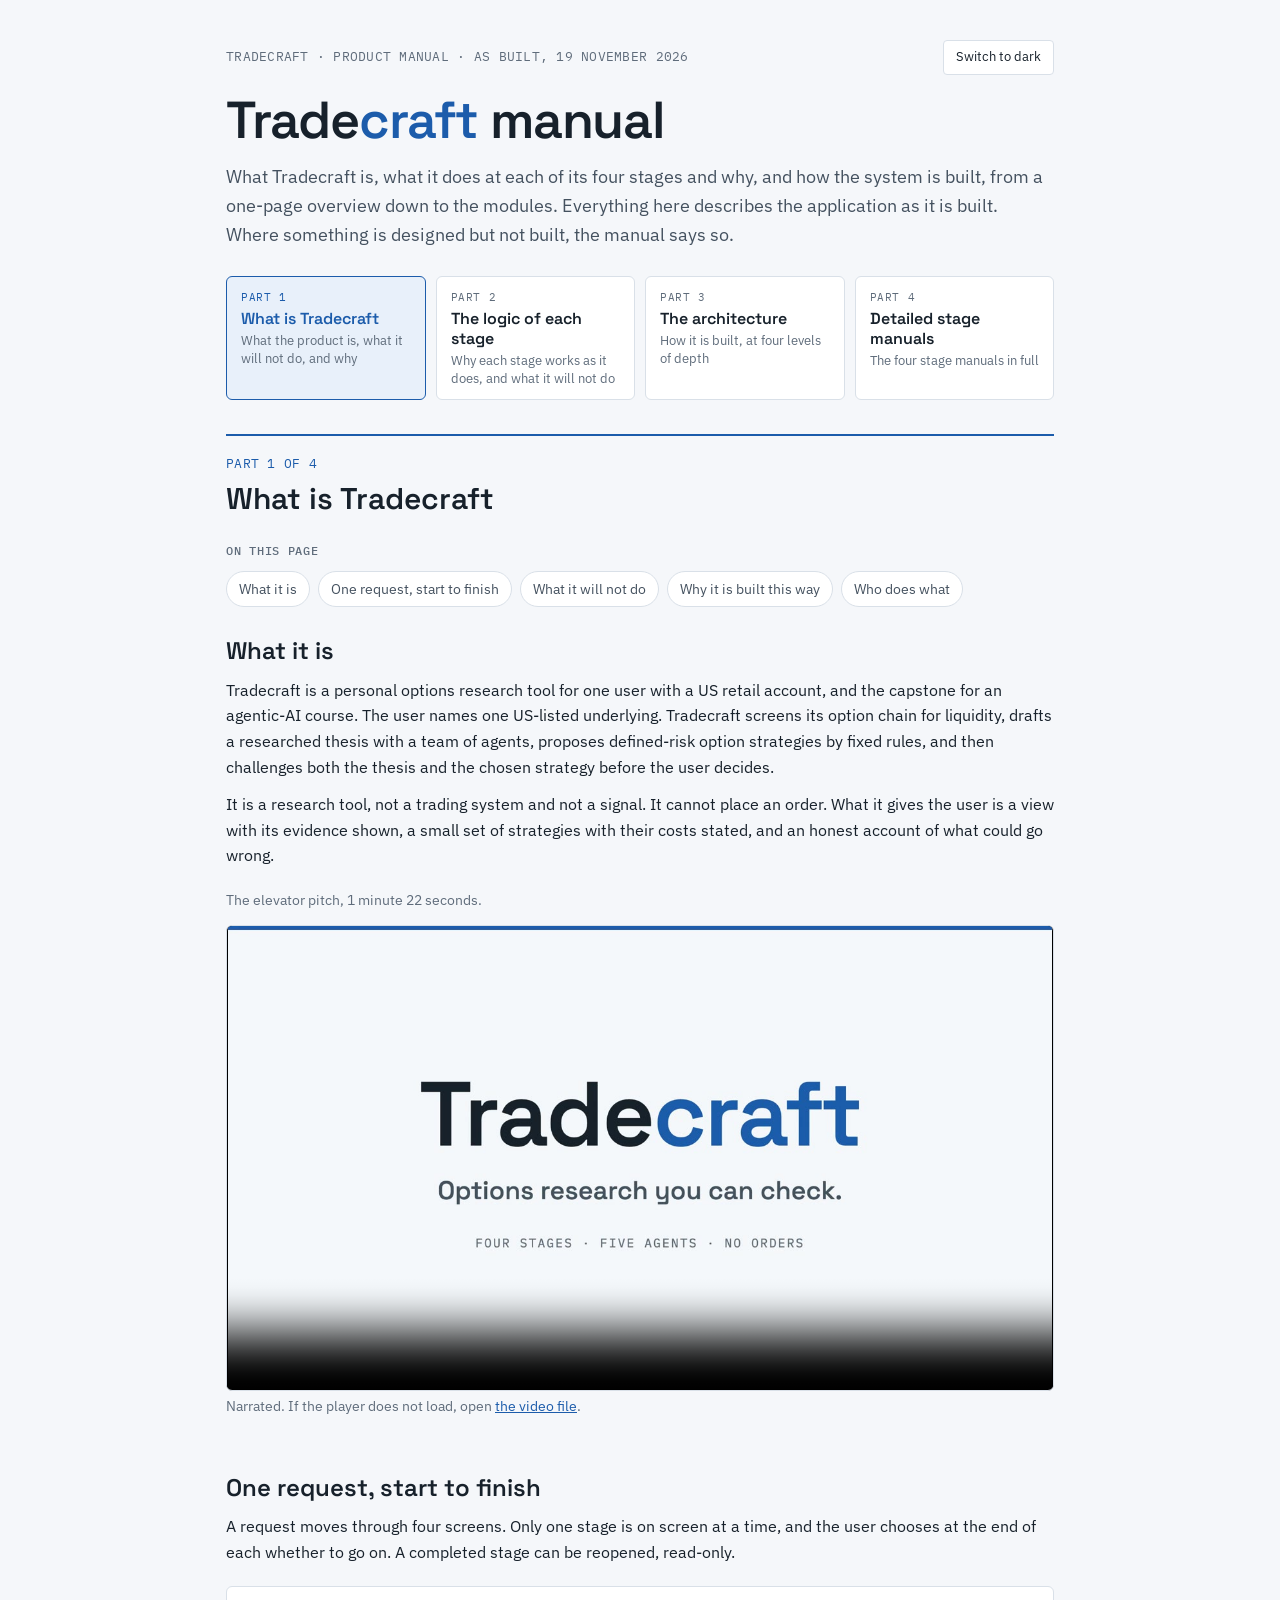
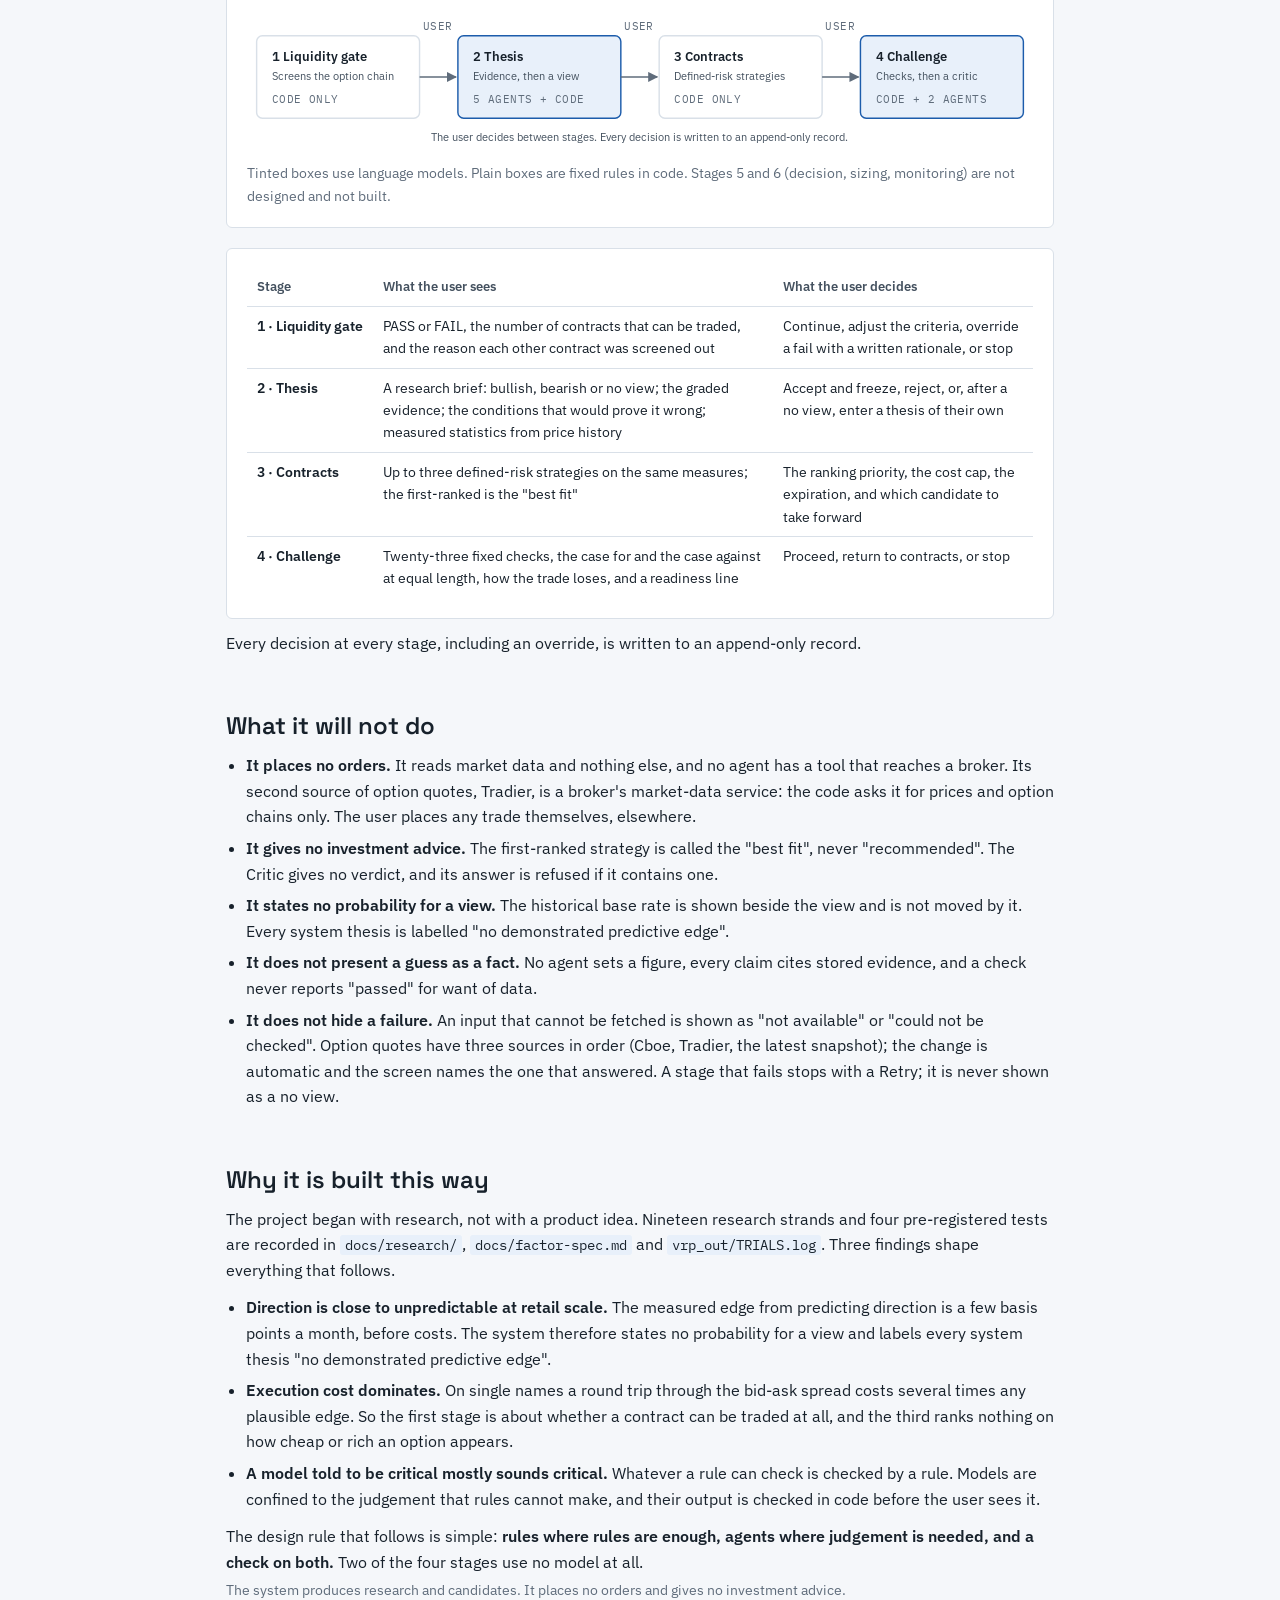
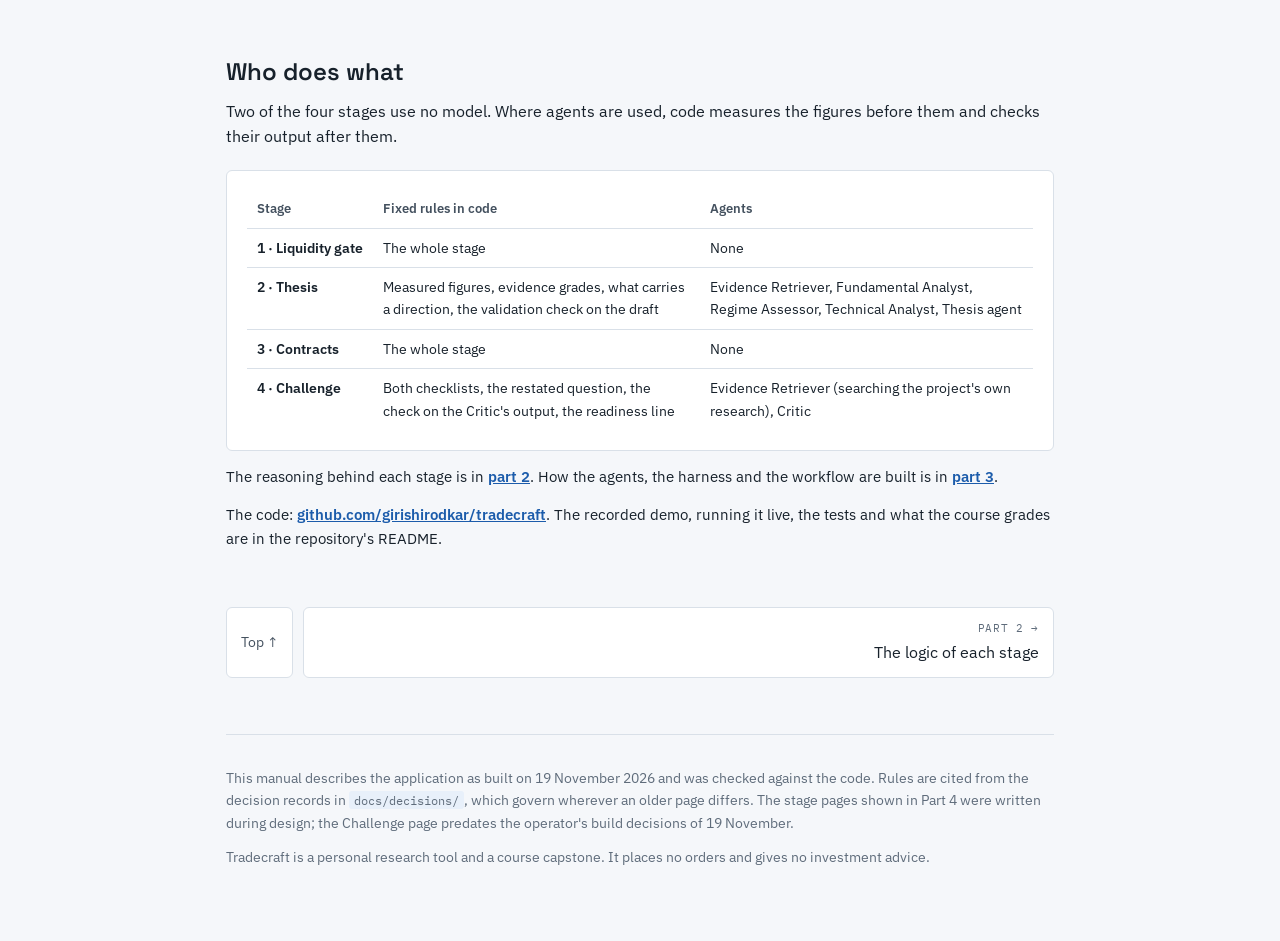
<file: docs/site/manual.html>
<!doctype html>
<html lang="en">
<head>
<meta charset="utf-8">
<meta name="viewport" content="width=device-width, initial-scale=1">
<title>Tradecraft Manual</title>
<link rel="stylesheet" href="https://fonts.googleapis.com/css2?family=IBM+Plex+Mono:wght@400;500&family=IBM+Plex+Sans:wght@400;500;600&family=Space+Grotesk:wght@500;600&display=swap">
<style>
/* Ledger (light) / Night Desk (dark), per docs/site/THEME.md. One reading column; figures in plain panels. */
:root {
  --bg: #f5f7fa; --surface: #ffffff; --ink: #17212b; --ink-2: #44515f; --ink-3: #5f6c7b;
  --line: #d9e0e8; --accent: #1c5cab; --band: #e8f0fa;
  --series-1: #2a78d6; --series-2: #eb6834; --good: #0a7d0a; --crit: #c23232;
  --display: "Space Grotesk", "IBM Plex Sans", system-ui, sans-serif;
  --text: "IBM Plex Sans", system-ui, -apple-system, "Segoe UI", sans-serif;
  --mono: "IBM Plex Mono", ui-monospace, "SF Mono", Menlo, monospace;
}
@media (prefers-color-scheme: dark) {
  :root:not([data-theme="light"]) {
    --bg: #12161b; --surface: #1b2027; --ink: #eef1f4; --ink-2: #c1c9d2; --ink-3: #9aa5b1;
    --line: #2f3742; --accent: #86b6ef; --band: #1f2c3d;
    --series-1: #3987e5; --series-2: #d95926; --good: #3fbf3f; --crit: #e66767;
    color-scheme: dark;
  }
}
:root[data-theme="dark"] {
  --bg: #12161b; --surface: #1b2027; --ink: #eef1f4; --ink-2: #c1c9d2; --ink-3: #9aa5b1;
  --line: #2f3742; --accent: #86b6ef; --band: #1f2c3d;
  --series-1: #3987e5; --series-2: #d95926; --good: #3fbf3f; --crit: #e66767;
  color-scheme: dark;
}
* { box-sizing: border-box; }
html { scroll-behavior: smooth; }
body { margin: 0; background: var(--bg); color: var(--ink); font-family: var(--text); font-size: 16px; line-height: 1.6; }
.wrap { max-width: 860px; margin: 0 auto; padding-block: 40px 72px;
  padding-left: max(16px, env(safe-area-inset-left, 0px)); padding-right: max(16px, env(safe-area-inset-right, 0px)); }
h1, h2, h3, h4 { font-family: var(--display); text-wrap: balance; line-height: 1.2; margin: 0; }
h1 { font-size: clamp(2.25rem, 6vw, 3.25rem); font-weight: 600; letter-spacing: -0.02em; }
h1 span { color: var(--accent); }
h2 { font-size: 1.5rem; font-weight: 600; margin-top: 56px; scroll-margin-top: 16px; }
h3 { font-size: 1.0625rem; font-weight: 600; margin-top: 28px; }
h4 { font-size: 0.9375rem; font-weight: 600; }
p { margin: 12px 0 0; }
a { color: var(--accent); }
.lede { font-size: 1.125rem; color: var(--ink-2); }
.meta { font-family: var(--mono); font-size: 0.8125rem; color: var(--ink-3); letter-spacing: 0.02em; }
.mono, code { font-family: var(--mono); font-variant-numeric: tabular-nums; }
code { font-size: 0.875em; background: var(--band); border-radius: 3px; padding: 1px 5px; overflow-wrap: anywhere; }
.top { display: flex; flex-wrap: wrap; align-items: center; justify-content: space-between; gap: 8px 16px; margin-bottom: 14px; }
.mode { font: inherit; font-size: 0.8125rem; padding: 6px 12px; border: 1px solid var(--line); border-radius: 4px; background: var(--surface); color: var(--ink); cursor: pointer; }
.mode:hover { border-color: var(--accent); }
.mode:focus-visible, a:focus-visible { outline: 2px solid var(--accent); outline-offset: 2px; }
ul, ol.plain { margin: 12px 0 0; padding-left: 20px; }
li + li { margin-top: 6px; }
strong { font-weight: 600; }
.panel { background: var(--surface); border: 1px solid var(--line); border-radius: 6px; padding: 20px; margin-top: 20px; min-width: 0; }
.panel > :first-child { margin-top: 0; }
.sub { color: var(--ink-3); font-size: 0.875rem; max-width: none; margin-top: 4px; }
figure { margin: 0; }
figcaption { color: var(--ink-3); font-size: 0.875rem; margin-top: 12px; }
.scroll { overflow-x: auto; }
.scroll svg { display: block; height: auto; min-width: 620px; width: 100%; }
table { border-collapse: collapse; width: 100%; font-size: 0.875rem; }
th, td { text-align: left; padding: 8px 10px; border-bottom: 1px solid var(--line); vertical-align: top; }
th { font-weight: 600; color: var(--ink-2); font-size: 0.8125rem; }
tr:last-child td { border-bottom: 0; }
td.k { font-weight: 600; white-space: nowrap; }
.two { display: grid; grid-template-columns: repeat(auto-fit, minmax(240px, 1fr)); gap: 16px; margin-top: 20px; }
.two .panel { margin-top: 0; }
.part { margin-top: 72px; border-top: 2px solid var(--accent); padding-top: 18px; }
.part .meta { color: var(--accent); }
.part h2 { margin-top: 6px; font-size: 1.875rem; }
.lvl { display: inline-block; font-family: var(--mono); font-size: 0.75rem; letter-spacing: 0.06em; color: var(--surface); background: var(--accent); border-radius: 4px; padding: 2px 8px; margin-right: 8px; vertical-align: 3px; }
.who { color: var(--ink-3); font-size: 0.875rem; margin-top: 6px; }
.tag { display: inline-block; font-family: var(--mono); font-size: 0.6875rem; letter-spacing: 0.04em; border: 1px solid var(--line); border-radius: 4px; padding: 1px 7px; color: var(--ink-2); white-space: nowrap; }
.tag.agent { border-color: var(--accent); background: var(--band); color: var(--ink); }
.more { margin-top: 14px; font-size: 0.9375rem; }
.more a { font-weight: 600; }
.toc { margin-top: 24px; display: grid; gap: 14px; }
.toc b { font-family: var(--mono); font-size: 0.75rem; letter-spacing: 0.06em; color: var(--ink-3); font-weight: 500; }
.toc ol { list-style: none; padding: 0; margin: 6px 0 0; max-width: none; display: flex; flex-wrap: wrap; gap: 6px 8px; }
.toc li { margin: 0; }
.toc a { display: inline-block; padding: 6px 12px; border: 1px solid var(--line); border-radius: 999px; background: var(--surface); color: var(--ink-2); font-size: 0.875rem; text-decoration: none; }
.toc a:hover, .toc a:focus-visible { border-color: var(--accent); color: var(--accent); }
.io { display: grid; grid-template-columns: repeat(auto-fit, minmax(200px, 1fr)); gap: 12px; margin-top: 16px; }
.io div { border: 1px solid var(--line); border-radius: 6px; padding: 12px 14px; background: var(--surface); font-size: 0.9375rem; }
.io b { display: block; font-family: var(--mono); font-size: 0.6875rem; letter-spacing: 0.06em; color: var(--ink-3); font-weight: 500; margin-bottom: 4px; }
.note { border-top: 1px solid var(--line); margin-top: 56px; padding-top: 20px; color: var(--ink-3); font-size: 0.875rem; }

/* diagrams: every colour is a theme token, so they follow the light and dark themes */
svg text { font-family: var(--text); font-size: 13px; fill: var(--ink); }
svg .t2 { fill: var(--ink-2); font-size: 11.5px; }
svg .t3 { fill: var(--ink-3); font-size: 11px; font-family: var(--mono); letter-spacing: 0.04em; }
svg .hd { font-weight: 600; font-size: 13.5px; }
svg .bx { fill: var(--surface); stroke: var(--line); stroke-width: 1.5; }
svg .ag { fill: var(--band); stroke: var(--accent); stroke-width: 1.5; }
svg .st { fill: var(--bg); stroke: var(--line); stroke-width: 1.5; stroke-dasharray: 4 3; }
svg .ln { stroke: var(--ink-3); stroke-width: 1.5; fill: none; }
svg .la { stroke: var(--accent); stroke-width: 1.5; fill: none; }
svg .ld { stroke: var(--ink-3); stroke-width: 1.5; fill: none; stroke-dasharray: 4 3; }
svg .ah { fill: var(--ink-3); }
svg .aha { fill: var(--accent); }

/* The manual is four pages with one header. The tabs move between pages; the pills move within a page. */
.tabs { display: grid; grid-template-columns: repeat(4, minmax(0, 1fr)); gap: 10px; margin-top: 26px; }
@media (max-width: 820px) { .tabs { grid-template-columns: repeat(2, minmax(0, 1fr)); } }
.tabs a { display: grid; gap: 3px; align-content: start; padding: 12px 14px; border: 1px solid var(--line); border-radius: 6px; background: var(--surface); color: var(--ink); text-decoration: none; min-width: 0; }
.tabs a b { font-family: var(--display); font-weight: 600; font-size: 1rem; line-height: 1.25; }
.tabs a i { font-style: normal; font-family: var(--mono); font-size: 0.6875rem; letter-spacing: 0.06em; color: var(--ink-3); }
.tabs a small { font-size: 0.8125rem; color: var(--ink-3); line-height: 1.35; }
.tabs a:hover, .tabs a:focus-visible { border-color: var(--accent); }
.tabs a[aria-current="page"] { border-color: var(--accent); background: var(--band); }
.tabs a[aria-current="page"] b, .tabs a[aria-current="page"] i { color: var(--accent); }
@media (max-width: 640px) { .tabs { grid-template-columns: 1fr; } }
.part { margin-top: 34px; }
.toc { margin-top: 20px; display: block; }
.toc ol { margin-top: 8px; }
.toc + p, .toc + h2 { margin-top: 30px; }
.emb iframe { display: block; width: 100%; height: 86vh; border: 1px solid var(--line); border-radius: 6px; background: var(--bg); margin-top: 16px; }
.pages { display: flex; flex-wrap: wrap; gap: 10px; margin-top: 56px; }
.pages a { flex: 1 1 220px; display: grid; gap: 2px; padding: 12px 14px; border: 1px solid var(--line); border-radius: 6px; background: var(--surface); text-decoration: none; color: var(--ink); min-width: 0; }
.pages a:hover, .pages a:focus-visible { border-color: var(--accent); }
.pages a small { font-family: var(--mono); font-size: 0.6875rem; letter-spacing: 0.06em; color: var(--ink-3); }
.pages a.next { text-align: right; }
.pages a.up { flex: 0 0 auto; align-content: center; color: var(--ink-2); font-size: 0.875rem; }
h2 { scroll-margin-top: 16px; }

.pitch { display: block; width: 100%; aspect-ratio: 16 / 9; margin-top: 14px; border: 1px solid var(--line); border-radius: 6px; background: #000; }

@media print {
  .mode, .tabs, .toc, .pages { display: none !important; }
  body { background: #fff; font-size: 11pt; }
  .wrap { max-width: none; padding: 0; }
  h2 { break-after: avoid; } .panel, figure, table { break-inside: avoid; }
  .emb iframe { display: none; } a { color: inherit; text-decoration: none; }
}
</style>
</head>
<body>
<div class="wrap" id="top">
  <div class="top"><div class="meta">TRADECRAFT · PRODUCT MANUAL · AS BUILT, 19 NOVEMBER 2026</div><button type="button" class="mode" id="mode">Switch to dark</button></div>
  <h1>Trade<span>craft</span> manual</h1>
  <p class="lede">What Tradecraft is, what it does at each of its four stages and why, and how the system is built, from a one-page overview down to the modules. Everything here describes the application as it is built. Where something is designed but not built, the manual says so.</p>
  <nav class="tabs" aria-label="The four parts of the manual">
    <a href="manual.html" aria-current="page"><i>PART 1</i><b>What is Tradecraft</b><small>What the product is, what it will not do, and why</small></a>
    <a href="manual-logic.html"><i>PART 2</i><b>The logic of each stage</b><small>Why each stage works as it does, and what it will not do</small></a>
    <a href="manual-architecture.html"><i>PART 3</i><b>The architecture</b><small>How it is built, at four levels of depth</small></a>
    <a href="manual-stages.html"><i>PART 4</i><b>Detailed stage manuals</b><small>The four stage manuals in full</small></a>
  </nav>

  <div class="part"><div class="meta">PART 1 OF 4</div><h2>What is Tradecraft</h2></div>
  <nav class="toc" aria-label="On this page"><b>ON THIS PAGE</b>
    <ol>
      <li><a href="#what">What it is</a></li>
      <li><a href="#request">One request, start to finish</a></li>
      <li><a href="#not">What it will not do</a></li>
      <li><a href="#why">Why it is built this way</a></li>
      <li><a href="#who">Who does what</a></li>
    </ol>
  </nav>

  <h2 id="what">What it is</h2>
  <p>Tradecraft is a personal options research tool for one user with a US retail account, and the capstone for an agentic-AI course. The user names one US-listed underlying. Tradecraft screens its option chain for liquidity, drafts a researched thesis with a team of agents, proposes defined-risk option strategies by fixed rules, and then challenges both the thesis and the chosen strategy before the user decides.</p>
  <p>It is a research tool, not a trading system and not a signal. It cannot place an order. What it gives the user is a view with its evidence shown, a small set of strategies with their costs stated, and an honest account of what could go wrong.</p>
  <p class="sub" style="margin-top:20px">The elevator pitch, 1 minute 22 seconds.</p>
  <video class="pitch" controls preload="metadata" poster="../media/tradecraft-pitch-poster.jpg" src="../media/tradecraft-pitch.mp4"></video>
  <p class="sub">Narrated. If the player does not load, open <a href="../media/tradecraft-pitch.mp4">the video file</a>.</p>

  <h2 id="request">One request, start to finish</h2>
  <p>A request moves through four screens. Only one stage is on screen at a time, and the user chooses at the end of each whether to go on. A completed stage can be reopened, read-only.</p>
  <figure class="panel">
    <div class="scroll">
      <svg viewBox="0 0 820 150" role="img" aria-label="The four stages in order: liquidity gate and contracts are code only; thesis and challenge use agents inside coded checks.">
        <defs><marker id="a1" viewBox="0 0 10 10" refX="9" refY="5" markerWidth="7" markerHeight="7" orient="auto"><path d="M0 0L10 5L0 10z" class="ah"/></marker></defs>
        <rect class="bx" x="10" y="30" width="170" height="86" rx="6"/><text x="26" y="56" class="hd">1 Liquidity gate</text><text x="26" y="76" class="t2">Screens the option chain</text><text x="26" y="100" class="t3">CODE ONLY</text>
        <rect class="ag" x="220" y="30" width="170" height="86" rx="6"/><text x="236" y="56" class="hd">2 Thesis</text><text x="236" y="76" class="t2">Evidence, then a view</text><text x="236" y="100" class="t3">5 AGENTS + CODE</text>
        <rect class="bx" x="430" y="30" width="170" height="86" rx="6"/><text x="446" y="56" class="hd">3 Contracts</text><text x="446" y="76" class="t2">Defined-risk strategies</text><text x="446" y="100" class="t3">CODE ONLY</text>
        <rect class="ag" x="640" y="30" width="170" height="86" rx="6"/><text x="656" y="56" class="hd">4 Challenge</text><text x="656" y="76" class="t2">Checks, then a critic</text><text x="656" y="100" class="t3">CODE + 2 AGENTS</text>
        <path class="ln" d="M180 73H218" marker-end="url(#a1)"/><path class="ln" d="M390 73H428" marker-end="url(#a1)"/><path class="ln" d="M600 73H638" marker-end="url(#a1)"/>
        <text x="199" y="24" text-anchor="middle" class="t3">USER</text><text x="409" y="24" text-anchor="middle" class="t3">USER</text><text x="619" y="24" text-anchor="middle" class="t3">USER</text>
        <text x="410" y="140" text-anchor="middle" class="t2">The user decides between stages. Every decision is written to an append-only record.</text>
      </svg>
    </div>
    <figcaption>Tinted boxes use language models. Plain boxes are fixed rules in code. Stages 5 and 6 (decision, sizing, monitoring) are not designed and not built.</figcaption>
  </figure>
  <div class="panel scroll">
    <table>
      <thead><tr><th>Stage</th><th>What the user sees</th><th>What the user decides</th></tr></thead>
      <tbody>
        <tr><td class="k">1 · Liquidity gate</td><td>PASS or FAIL, the number of contracts that can be traded, and the reason each other contract was screened out</td><td>Continue, adjust the criteria, override a fail with a written rationale, or stop</td></tr>
        <tr><td class="k">2 · Thesis</td><td>A research brief: bullish, bearish or no view; the graded evidence; the conditions that would prove it wrong; measured statistics from price history</td><td>Accept and freeze, reject, or, after a no view, enter a thesis of their own</td></tr>
        <tr><td class="k">3 · Contracts</td><td>Up to three defined-risk strategies on the same measures; the first-ranked is the "best fit"</td><td>The ranking priority, the cost cap, the expiration, and which candidate to take forward</td></tr>
        <tr><td class="k">4 · Challenge</td><td>Twenty-three fixed checks, the case for and the case against at equal length, how the trade loses, and a readiness line</td><td>Proceed, return to contracts, or stop</td></tr>
      </tbody>
    </table>
  </div>
  <p>Every decision at every stage, including an override, is written to an append-only record.</p>

  <h2 id="not">What it will not do</h2>
  <ul>
    <li><strong>It places no orders.</strong> It reads market data and nothing else, and no agent has a tool that reaches a broker. Its second source of option quotes, Tradier, is a broker's market-data service: the code asks it for prices and option chains only. The user places any trade themselves, elsewhere.</li>
    <li><strong>It gives no investment advice.</strong> The first-ranked strategy is called the "best fit", never "recommended". The Critic gives no verdict, and its answer is refused if it contains one.</li>
    <li><strong>It states no probability for a view.</strong> The historical base rate is shown beside the view and is not moved by it. Every system thesis is labelled "no demonstrated predictive edge".</li>
    <li><strong>It does not present a guess as a fact.</strong> No agent sets a figure, every claim cites stored evidence, and a check never reports "passed" for want of data.</li>
    <li><strong>It does not hide a failure.</strong> An input that cannot be fetched is shown as "not available" or "could not be checked". Option quotes have three sources in order (Cboe, Tradier, the latest snapshot); the change is automatic and the screen names the one that answered. A stage that fails stops with a Retry; it is never shown as a no view.</li>
  </ul>

  <h2 id="why">Why it is built this way</h2>
  <p>The project began with research, not with a product idea. Nineteen research strands and four pre-registered tests are recorded in <code>docs/research/</code>, <code>docs/factor-spec.md</code> and <code>vrp_out/TRIALS.log</code>. Three findings shape everything that follows.</p>
  <ul>
    <li><strong>Direction is close to unpredictable at retail scale.</strong> The measured edge from predicting direction is a few basis points a month, before costs. The system therefore states no probability for a view and labels every system thesis "no demonstrated predictive edge".</li>
    <li><strong>Execution cost dominates.</strong> On single names a round trip through the bid-ask spread costs several times any plausible edge. So the first stage is about whether a contract can be traded at all, and the third ranks nothing on how cheap or rich an option appears.</li>
    <li><strong>A model told to be critical mostly sounds critical.</strong> Whatever a rule can check is checked by a rule. Models are confined to the judgement that rules cannot make, and their output is checked in code before the user sees it.</li>
  </ul>
  <p>The design rule that follows is simple: <strong>rules where rules are enough, agents where judgement is needed, and a check on both.</strong> Two of the four stages use no model at all.</p>
  <p class="sub">The system produces research and candidates. It places no orders and gives no investment advice.</p>

  <h2 id="who">Who does what</h2>
  <p>Two of the four stages use no model. Where agents are used, code measures the figures before them and checks their output after them.</p>
  <div class="panel scroll">
    <table>
      <thead><tr><th>Stage</th><th>Fixed rules in code</th><th>Agents</th></tr></thead>
      <tbody>
        <tr><td class="k">1 · Liquidity gate</td><td>The whole stage</td><td>None</td></tr>
        <tr><td class="k">2 · Thesis</td><td>Measured figures, evidence grades, what carries a direction, the validation check on the draft</td><td>Evidence Retriever, Fundamental Analyst, Regime Assessor, Technical Analyst, Thesis agent</td></tr>
        <tr><td class="k">3 · Contracts</td><td>The whole stage</td><td>None</td></tr>
        <tr><td class="k">4 · Challenge</td><td>Both checklists, the restated question, the check on the Critic's output, the readiness line</td><td>Evidence Retriever (searching the project's own research), Critic</td></tr>
      </tbody>
    </table>
  </div>
  <p class="more">The reasoning behind each stage is in <a href="manual-logic.html">part 2</a>. How the agents, the harness and the workflow are built is in <a href="manual-architecture.html">part 3</a>.</p>

  <p class="more">The code: <a href="https://github.com/girishirodkar/tradecraft">github.com/girishirodkar/tradecraft</a>. The recorded demo, running it live, the tests and what the course grades are in the repository's README.</p>

  <nav class="pages" aria-label="Previous and next part">
    <a class="up" href="#top">Top &uarr;</a>
    <a class="next" href="manual-logic.html"><small>PART 2 &rarr;</small>The logic of each stage</a>
  </nav>

  <div class="note">
    <p>This manual describes the application as built on 19 November 2026 and was checked against the code. Rules are cited from the decision records in <code>docs/decisions/</code>, which govern wherever an older page differs. The stage pages shown in Part 4 were written during design; the Challenge page predates the operator's build decisions of 19 November.</p>
    <p>Tradecraft is a personal research tool and a course capstone. It places no orders and gives no investment advice.</p>
  </div>
</div>
</div>
<script>
(function () {
  var root = document.documentElement, b = document.getElementById('mode');
  // The theme chosen on one page of the manual carries to the others.
  var asked = /[?&]theme=(dark|light)/.exec(location.search), kept = null;
  try { kept = localStorage.getItem('tradecraft-manual-theme'); } catch (e) {}
  if (asked) root.setAttribute('data-theme', asked[1]); else if (kept === 'dark' || kept === 'light') root.setAttribute('data-theme', kept);
  function isDark() { var t = root.getAttribute('data-theme'); return t ? t === 'dark' : window.matchMedia('(prefers-color-scheme: dark)').matches; }
  function label() { b.textContent = isDark() ? 'Switch to light' : 'Switch to dark'; }
  // Each embedded stage manual follows the theme, and tells this page how tall it is so that it can be shown in full.
  var frames = [].slice.call(document.querySelectorAll('.emb iframe'));
  function sendTheme() { frames.forEach(function (f) { try { f.contentWindow.postMessage({tradecraft: 'theme', theme: isDark() ? 'dark' : 'light'}, '*'); } catch (e) {} }); }
  b.addEventListener('click', function () {
    var next = isDark() ? 'light' : 'dark'; root.setAttribute('data-theme', next);
    try { localStorage.setItem('tradecraft-manual-theme', next); } catch (e) {}
    label(); sendTheme();
  });
  label();
  window.addEventListener('message', function (e) {
    var d = e.data || {}; if (d.tradecraft !== 'page') return;
    frames.forEach(function (f) { if (f.contentWindow === e.source) { f.style.height = d.height + 'px'; sendTheme(); } });
    // A frame growing to its full height pushes the ones below it down: stay on the section the link asked for.
    if (location.hash && !moved) { var t = document.getElementById(location.hash.slice(1)); if (t) { root.style.scrollBehavior = 'auto'; t.scrollIntoView(); root.style.scrollBehavior = ''; } }
  });
  var moved = false;
  ['wheel', 'touchmove', 'keydown', 'mousedown'].forEach(function (ev) { window.addEventListener(ev, function () { moved = true; }, {passive: true}); });
  window.addEventListener('hashchange', function () { moved = false; });
  frames.forEach(function (f) { f.addEventListener('load', sendTheme); });
  sendTheme();
})();
</script>
</body>
</html>
</file>
